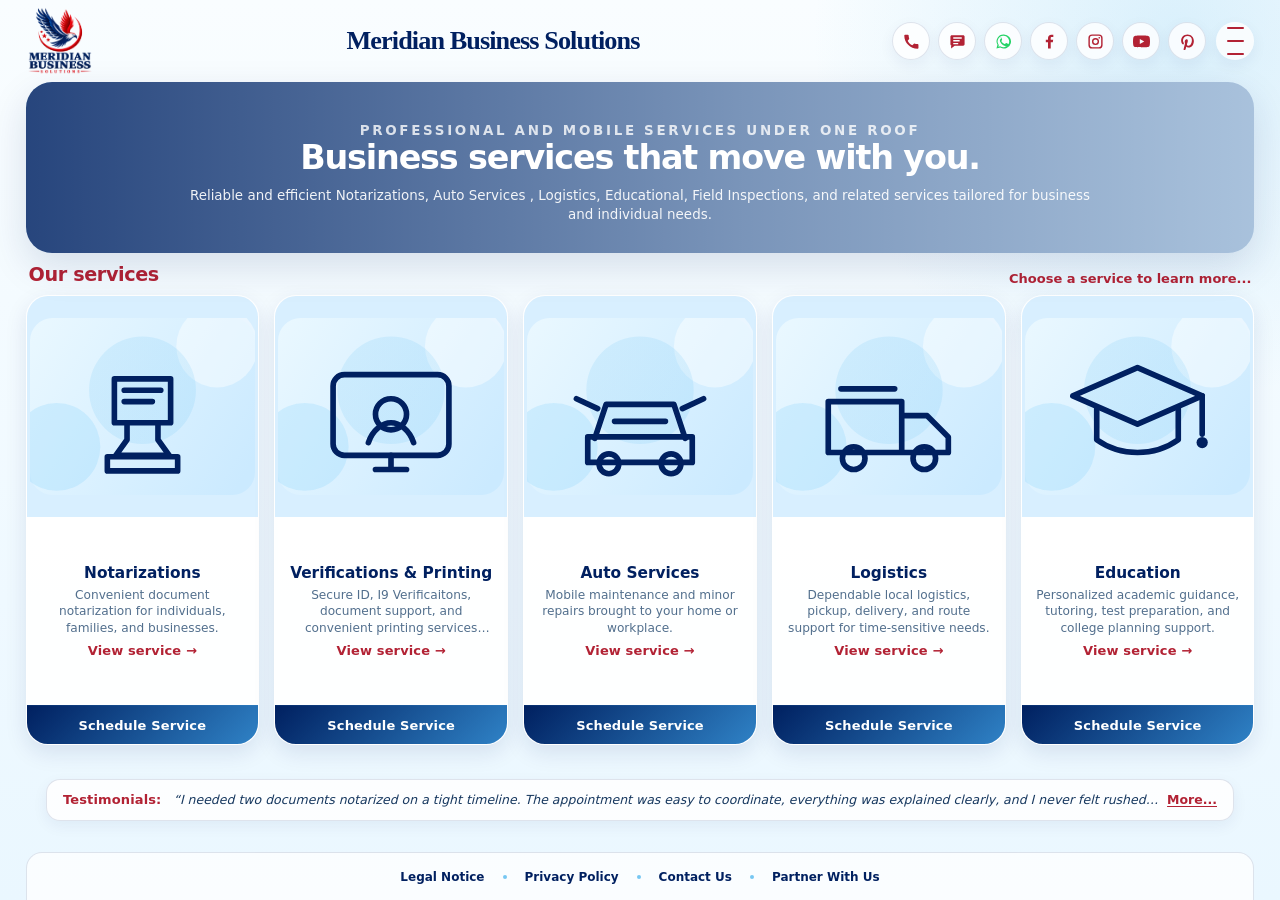
<file: index.html>
<!DOCTYPE html>

<html lang="en">

<head>
    <meta charset="utf-8" />
    <meta content="width=device-width,initial-scale=1" name="viewport" />
    <meta content="Reliable and efficient notary, remote notary, mobile mechanic, logistics, educational counseling, field inspection, and related services tailored for business and individual needs." name="description" />
    <title>Home | Meridian Business Solutions</title>
    <link href="assets/logo.png" rel="icon" type="image/svg+xml" />
    <link href="css/styles.css" rel="stylesheet" />
    <script type="application/ld+json" data-meridian-schema>
        { "@context": "https://schema.org", "@graph": [ { "@type": "LocalBusiness", "@id": "https://meridianbizsolutions.com/#business", "name": "Meridian Business Solutions", "url": "https://meridianbizsolutions.com/", "logo": "https://meridianbizsolutions.com/assets/logo.png",
        "image": "https://meridianbizsolutions.com/assets/logo.png", "telephone": "+1-703-634-3365", "email": "info@meridianbizsolutions.com", "description": "Professional mobile and remote business services including notary, remote online notary and
        printing, mobile auto services, logistics and field inspections, and educational counseling.", "areaServed": { "@type": "AdministrativeArea", "name": "Northern Virginia", "containedInPlace": { "@type": "State", "name": "Virginia" } }, "contactPoint":
        { "@type": "ContactPoint", "telephone": "+1-703-634-3365", "email": "info@meridianbizsolutions.com", "contactType": "customer service", "areaServed": "Northern Virginia", "availableLanguage": "English" }, "hasOfferCatalog": { "@type": "OfferCatalog",
        "name": "Meridian Business Solutions Services", "itemListElement": [ { "@type": "Offer", "itemOffered": { "@type": "Service", "name": "Notary Services", "url": "https://meridianbizsolutions.com/notary.html" } }, { "@type": "Offer", "itemOffered":
        { "@type": "Service", "name": "Verificaitons and Printing", "url": "https://meridianbizsolutions.com/RON.html" } }, { "@type": "Offer", "itemOffered": { "@type": "Service", "name": "Mobile Auto Services", "url": "https://meridianbizsolutions.com/auto.html"
        } }, { "@type": "Offer", "itemOffered": { "@type": "Service", "name": "Logistics and Field Inspections", "url": "https://meridianbizsolutions.com/logistics.html" } }, { "@type": "Offer", "itemOffered": { "@type": "Service", "name": "Educational
        Counseling", "url": "https://meridianbizsolutions.com/education.html" } } ] } }, { "@type": "WebSite", "@id": "https://meridianbizsolutions.com/#website", "url": "https://meridianbizsolutions.com/", "name": "Meridian Business Solutions", "publisher":
        { "@id": "https://meridianbizsolutions.com/#business" } } ] }
    </script>
</head>

<body class="app-page home-page">
    <div class="site-shell">
        <header class="site-header">
            <a aria-label="Meridian Business Solutions home" class="brand" href="index.html">
                <img alt="Meridian Business Solutions logo" height="160" src="assets/logo.png" width="160" />
            </a>
            <a class="brand-name" href="index.html">Meridian Business Solutions</a>
            <div class="header-actions">

                <a aria-label="Call Meridian Business Solutions" class="social-link contact-link" href="tel:+17036343365" title="Call (703) 634-3365">
                    <svg aria-hidden="true" viewBox="0 0 24 24">
                        <path d="M6.6 10.8c1.7 3.3 3.3 4.9 6.6 6.6l2.2-2.2c.3-.3.8-.4 1.2-.2 1.3.4 2.6.7 4 .7.7 0 1.2.5 1.2 1.2V21c0 .7-.5 1.2-1.2 1.2C10.2 22.2 1.8 13.8 1.8 3.5c0-.7.5-1.2 1.2-1.2h3.8c.7 0 1.2.5 1.2 1.2 0 1.4.2 2.7.7 4 .1.4 0 .9-.3 1.2l-1.8 2.1z"></path>
                    </svg>
                </a>
                <a aria-label="Text Meridian Business Solutions" class="social-link contact-link" href="sms:+17036343365" title="Text (703) 634-3365">
                    <svg aria-hidden="true" viewBox="0 0 24 24">
                        <path d="M4 3h16c1.1 0 2 .9 2 2v11c0 1.1-.9 2-2 2H8l-5 4v-4H4c-1.1 0-2-.9-2-2V5c0-1.1.9-2 2-2zm2 5h12V6H6v2zm0 4h9v-2H6v2zm0 4h7v-2H6v2z"></path>
                    </svg>
                </a>
                <a aria-label="WhatsApp Meridian Business Solutions" class="social-link contact-link" href="https://wa.me/17036343365" rel="noopener noreferrer" target="_blank" title="Message Meridian on WhatsApp">
                    <svg aria-hidden="true" viewBox="0 0 24 24">
                        <path d="M12 2a9.8 9.8 0 00-8.5 14.7L2 22l5.5-1.4A10 10 0 1012 2zm0 2a8 8 0 016.8 12.2A8 8 0 017.8 19l-.4-.2-2.7.7.7-2.6-.3-.4A8 8 0 0112 4zm-3.4 3.9c-.2 0-.5.1-.7.4-.3.3-1 1-1 2.4s1 2.8 1.2 3c.1.2 2 3.1 5 4.2 2.4 1 2.9.8 3.5.7.5-.1 1.8-.7 2-1.5.3-.8.3-1.4.2-1.5-.1-.2-.3-.3-.7-.5l-2.1-1c-.3-.1-.6-.2-.8.2l-1 1.2c-.2.2-.4.2-.7.1-1-.4-1.9-1-2.7-1.7-.7-.7-1.3-1.5-1.7-2.4-.2-.4 0-.6.1-.7l.5-.6.3-.6c.1-.2.1-.4 0-.6l-1-2.3c-.1-.5-.4-.8-.7-.8h-.4z"></path>
                    </svg>
                </a>
                <a aria-label="Facebook" class="social-link" data-social="facebook" href="#" title="Facebook link coming soon">
                    <svg aria-hidden="true" viewbox="0 0 24 24">
                        <path d="M13.7 22v-9h3l.5-3.5h-3.5V7.3c0-1 .3-1.8 1.8-1.8h1.9V2.4c-.3 0-1.5-.1-2.8-.1-2.8 0-4.7 1.7-4.7 4.8v2.4H6.8V13h3.1v9h3.8z"></path>
                    </svg>
                </a>
                <a aria-label="Instagram" class="social-link" data-social="instagram" href="#" title="Instagram link coming soon">
                    <svg aria-hidden="true" viewbox="0 0 24 24">
                        <path d="M7.2 2h9.6A5.2 5.2 0 0122 7.2v9.6a5.2 5.2 0 01-5.2 5.2H7.2A5.2 5.2 0 012 16.8V7.2A5.2 5.2 0 017.2 2zm-.2 2A3 3 0 004 7v10a3 3 0 003 3h10a3 3 0 003-3V7a3 3 0 00-3-3H7zm10.3 1.5a1.2 1.2 0 110 2.4 1.2 1.2 0 010-2.4zM12 7a5 5 0 110 10 5 5 0 010-10zm0 2a3 3 0 100 6 3 3 0 000-6z"></path>
                    </svg>
                </a>
                <a aria-label="YouTube" class="social-link" data-social="youtube" href="#" title="YouTube link coming soon">
                    <svg aria-hidden="true" viewbox="0 0 24 24">
                        <path d="M23.5 6.2a3 3 0 00-2.1-2.1C19.5 3.6 12 3.6 12 3.6s-7.5 0-9.4.5A3 3 0 00.5 6.2 31 31 0 000 12a31 31 0 00.5 5.8 3 3 0 002.1 2.1c1.9.5 9.4.5 9.4.5s7.5 0 9.4-.5a3 3 0 002.1-2.1A31 31 0 0024 12a31 31 0 00-.5-5.8zM9.6 15.6V8.4l6.3 3.6-6.3 3.6z"></path>
                    </svg>
                </a>
                <a aria-label="Pinterest" class="social-link" data-social="pinterest" href="#" title="Pinterest link coming soon">
                    <svg aria-hidden="true" viewbox="0 0 24 24">
                        <path d="M12 2C6.5 2 3 6 3 10.7c0 3.5 1.9 5.5 3.1 5.5.5 0 .8-1.4.8-1.8 0-.5-1.3-1.6-1.3-3.8 0-3.7 2.8-6.3 6.5-6.3 3.5 0 6.1 2 6.1 5.7 0 2.8-1.1 8.1-4.8 8.1-1.3 0-2.5-1-2.1-2.4.4-1.7 1.2-3.6 1.2-4.9 0-1.1-.6-2.1-1.8-2.1-1.4 0-2.6 1.5-2.6 3.5 0 1.3.4 2.1.4 2.1l-1.7 7.1c-.5 2.1-.1 4.7 0 5 .1.2.2.2.3.1.2-.2 1.8-2.2 2.4-4.2.2-.6.9-3.4.9-3.4.5.9 1.8 1.7 3.3 1.7 4.3 0 7.3-3.9 7.3-9.2C21 6 17.2 2 12 2z"></path>
                    </svg>
                </a>
                <button aria-expanded="false" aria-label="Open navigation menu" class="menu-button" type="button"><span></span></button>
                <nav aria-label="Main navigation" class="nav-panel"><a aria-current="page" href="index.html">Home</a><a href="notary.html">Notary</a><a href="RON.html">Remote Notary &amp; Printing</a><a href="auto.html">Auto Services</a><a href="logistics.html">Logistics</a><a href="education.html">Educational Counseling</a></nav>
            </div>
        </header>
        <main class="main-content">
            <section class="hero"><!--<img alt="" src="assets/home-banner.svg" />-->
                <div class="hero-content">
                    <p class="eyebrow">Professional and mobile services under one roof</p>
                    <h1>Business services that move with you.</h1>
                    <p>Reliable and efficient Notarizations, Auto Services , Logistics, Educational, Field Inspections, and related services tailored for business and individual needs.</p>
                </div>
            </section>
            <section class="services-section" id="services">
                <div class="section-head">
                    <h2>Our services</h2>
                    <p>Choose a service to learn more...</p>
                </div>
                <div class="cards-grid">

                    <article class="service-card home-card">
                        <a aria-label="View Notary services" class="card-main" href="notary.html">
                            <div class="card-image"><img alt="" loading="eager" src="assets/notary-card.svg" /></div> 

                          <!----  <div class="card-image"><img alt="" loading="eager" src="assets/trust-notary-left.svg" /></div>-->

                            <div class="card-content">
                                <h3>Notarizations</h3>
                                <p>Convenient document notarization for individuals, families, and businesses.</p><span class="card-action">View service →</span></div>
                        </a>
                        <button class="schedule-button" data-schedule-service="Notary" type="button">Schedule Service</button>
                    </article>

                    <article class="service-card home-card">
                        <a aria-label="View Remote Notary and Printing services" class="card-main" href="RON.html">
                            <div class="card-image"><img alt="" loading="eager" src="assets/remote-notary-card.svg" /></div>
                            <div class="card-content">
                                <h3>Verifications &amp; Printing</h3>
                                <p>Secure ID, I9 Verificaitons, document support, and convenient printing services tailored to your needs.</p><span class="card-action">View service →</span></div>
                        </a>
                        <button class="schedule-button" data-schedule-service="Verifications &amp; Printing" type="button">Schedule Service</button>
                    </article>

                    <article class="service-card home-card">
                        <a aria-label="View Auto Services services" class="card-main" href="auto.html">
                            <div class="card-image"><img alt="" loading="eager" src="assets/auto-services-card.svg" /></div>
                            <div class="card-content">
                                <h3>Auto Services</h3>
                                <p>Mobile maintenance and minor repairs brought to your home or workplace.</p><span class="card-action">View service →</span></div>
                        </a>
                        <button class="schedule-button" data-schedule-service="Auto Services" type="button">Schedule Service</button>
                    </article>

                    <article class="service-card home-card">
                        <a aria-label="View Logistics services" class="card-main" href="logistics.html">
                            <div class="card-image"><img alt="" loading="eager" src="assets/logistics-card.svg" /></div>
                            <div class="card-content">
                                <h3>Logistics</h3>
                                <p>Dependable local logistics, pickup, delivery, and route support for time-sensitive needs.</p><span class="card-action">View service →</span></div>
                        </a>
                        <button class="schedule-button" data-schedule-service="Logistics" type="button">Schedule Service</button>
                    </article>

                    <!-- Start Education Card -->
                    <article class="service-card home-card">
                        <a aria-label="View Educational Counseling services" class="card-main" href="education.html">
                            <div class="card-image"><img alt="" loading="eager" src="assets/educational-counseling-card.svg" /></div>
                            <div class="card-content">
                                <h3>Education</h3>
                                <p>Personalized academic guidance, tutoring, test preparation, and college planning support.</p><span class="card-action">View service →</span></div>
                        </a>
                        <button class="schedule-button" data-schedule-service="Educational Counseling" type="button">Schedule Service</button>
                    </article>
                    <!--End education card -->
                </div>
            </section>
            <section aria-label="Testimonials" class="testimonials-strip">
                <h2>Testimonials:</h2>
                <div aria-live="off" class="testimonial-ticker"><span class="testimonial-ticker-text" data-testimonial-ticker="">Friendly, professional service with clear communication from start to finish.</span><a class="testimonial-more" data-testimonials-open="" href="#testimonials">More...</a></div>
            </section>
        </main>
        <footer aria-label="Website information" class="site-footer">
            <button class="footer-link" data-info-modal="legal" type="button">Legal Notice</button>
            <span aria-hidden="true"></span>
            <button class="footer-link" data-info-modal="privacy" type="button">Privacy Policy</button>
            <span aria-hidden="true"></span>
            <button class="footer-link" data-info-modal="contact" type="button">Contact Us</button>
            <span aria-hidden="true"></span>
            <button class="footer-link" data-partner-modal="" type="button">Partner With Us</button>
        </footer>
    </div>
    <div aria-hidden="true" class="modal-backdrop" id="service-modal">
        <section aria-labelledby="service-modal-title" aria-modal="true" class="modal service-detail-modal" role="dialog">
            <div class="modal-top">
                <button aria-label="Close details" class="modal-close" type="button">×</button>
                <h2 data-modal-title="" id="service-modal-title">Service information</h2>
                <p data-modal-subtitle="">Meridian Business Solutions</p>
            </div>
            <div class="modal-body">
                <p data-modal-description=""></p>
                <ul data-modal-list=""></ul>
                <div class="modal-note">Service availability, pricing, and requirements will be confirmed before your appointment.</div>
            </div>
        </section>
    </div>
    <div aria-hidden="true" class="modal-backdrop" id="info-modal">
        <section aria-labelledby="info-modal-title" aria-modal="true" class="modal info-modal" role="dialog">
            <div class="modal-top">
                <button aria-label="Close information" class="modal-close" type="button">×</button>
                <h2 data-info-title="" id="info-modal-title">Website information</h2>
                <p data-info-subtitle="">Meridian Business Solutions</p>
            </div>
            <div class="modal-body info-modal-content" data-info-content=""></div>
        </section>
    </div>
    <div aria-hidden="true" class="modal-backdrop" id="schedule-modal">
        <section aria-labelledby="schedule-modal-title" aria-modal="true" class="modal schedule-modal" role="dialog">
            <div class="modal-top">
                <button aria-label="Close scheduling form" class="modal-close" type="button">×</button>
                <h2 id="schedule-modal-title">Schedule Service</h2>
                <p>Tell us what you need, and we’ll be in touch.</p>
            </div>
            <div class="modal-body">
                <form class="schedule-form" id="schedule-form">
                    <div class="form-grid">
                        <label class="form-field form-field-full"><span class="field-label">Service</span>
                            <input id="schedule-service" name="service" readonly="" type="text" />
                        </label>
                        <label class="form-field"><span class="field-label">Full name <span aria-hidden="true" class="required-mark">*</span></span>
                            <input autocomplete="name" name="name" required="" type="text" />
                        </label>
                        <label class="form-field"><span class="field-label">Email address <span aria-hidden="true" class="required-mark">*</span></span>
                            <input autocomplete="email" name="email" required="" type="email" />
                        </label>
                        <label class="form-field"><span class="field-label">Phone number</span>
                            <input autocomplete="tel" name="phone" type="tel" />
                        </label>
                        <label class="form-field"><span class="field-label">Preferred date</span>
                            <input name="date" type="date" />
                        </label>
                        <label class="form-field"><span class="field-label">Preferred time</span>
                            <select name="time">
                                <option value="Flexible">Flexible</option>
                                <option value="Morning">Morning</option>
                                <option value="Afternoon">Afternoon</option>
                                <option value="Evening">Evening</option>
                            </select>
                        </label>
                        <label class="form-field"><span class="field-label">Service location</span>
                            <input autocomplete="street-address" name="location" placeholder="City or service address" type="text" />
                        </label>
                        <label class="form-field form-field-full"><span class="field-label">Request details <span aria-hidden="true" class="required-mark">*</span></span>
                            <textarea name="details" placeholder="Describe the document, delivery, vehicle, printing job, or other service need." required=""
                            rows="4"></textarea>
                        </label>
                    </div>
                    <button class="form-submit" type="submit">Send Request</button>
                    <p aria-live="polite" class="form-status" data-form-status=""></p>
                </form>
            </div>
        </section>
    </div>
    <div aria-hidden="true" class="modal-backdrop" id="partner-modal">
        <section aria-labelledby="partner-modal-title" aria-modal="true" class="modal schedule-modal partner-modal" role="dialog">
            <div class="modal-top">
                <button aria-label="Close partnership form" class="modal-close" type="button">×</button>
                <h2 id="partner-modal-title">Partner With Us</h2>
                <p>Partner with us, and let’s help one another grow.</p>
            </div>
            <div class="modal-body">
                <form class="schedule-form" id="partner-form">
                    <div class="form-grid">
                        <label class="form-field"><span class="field-label">Full name <span aria-hidden="true" class="required-mark">*</span></span>
                            <input autocomplete="name" name="name" required="" type="text" />
                        </label>
                        <label class="form-field"><span class="field-label">Email address <span aria-hidden="true" class="required-mark">*</span></span>
                            <input autocomplete="email" name="email" required="" type="email" />
                        </label>
                        <label class="form-field form-field-full"><span class="field-label">Phone number</span>
                            <input autocomplete="tel" name="phone" type="tel" />
                        </label>
                        <label class="form-field form-field-full"><span class="field-label">Details <span aria-hidden="true" class="required-mark">*</span></span>
                            <textarea name="details" placeholder="Tell us about your organization, services, and partnership idea." required="" rows="6"></textarea>
                        </label>
                    </div>
                    <button class="form-submit" type="submit">Send Request</button>
                    <p aria-live="polite" class="form-status" data-partner-status=""></p>
                </form>
            </div>
        </section>
    </div>
    <div aria-hidden="true" class="modal-backdrop" id="testimonials-modal">
        <section aria-labelledby="testimonials-modal-title" aria-modal="true" class="modal testimonials-modal" role="dialog">
            <div class="modal-top">
                <button aria-label="Close testimonials" class="modal-close" type="button">×</button>
                <h2 id="testimonials-modal-title">Testimonials</h2>
                <p>What clients value about working with Meridian Business Solutions.</p>
            </div>
            <div class="testimonials-modal-body">
                <div aria-label="Testimonial categories" class="testimonial-tabs" data-testimonial-tabs="" role="tablist"></div>
                <div class="testimonial-panel" data-testimonial-panel=""></div>
            </div>
        </section>
    </div>
    <script src="js/app.js"></script>
    <script src="js/testimonials.js"></script>
</body>

</html>
</file>
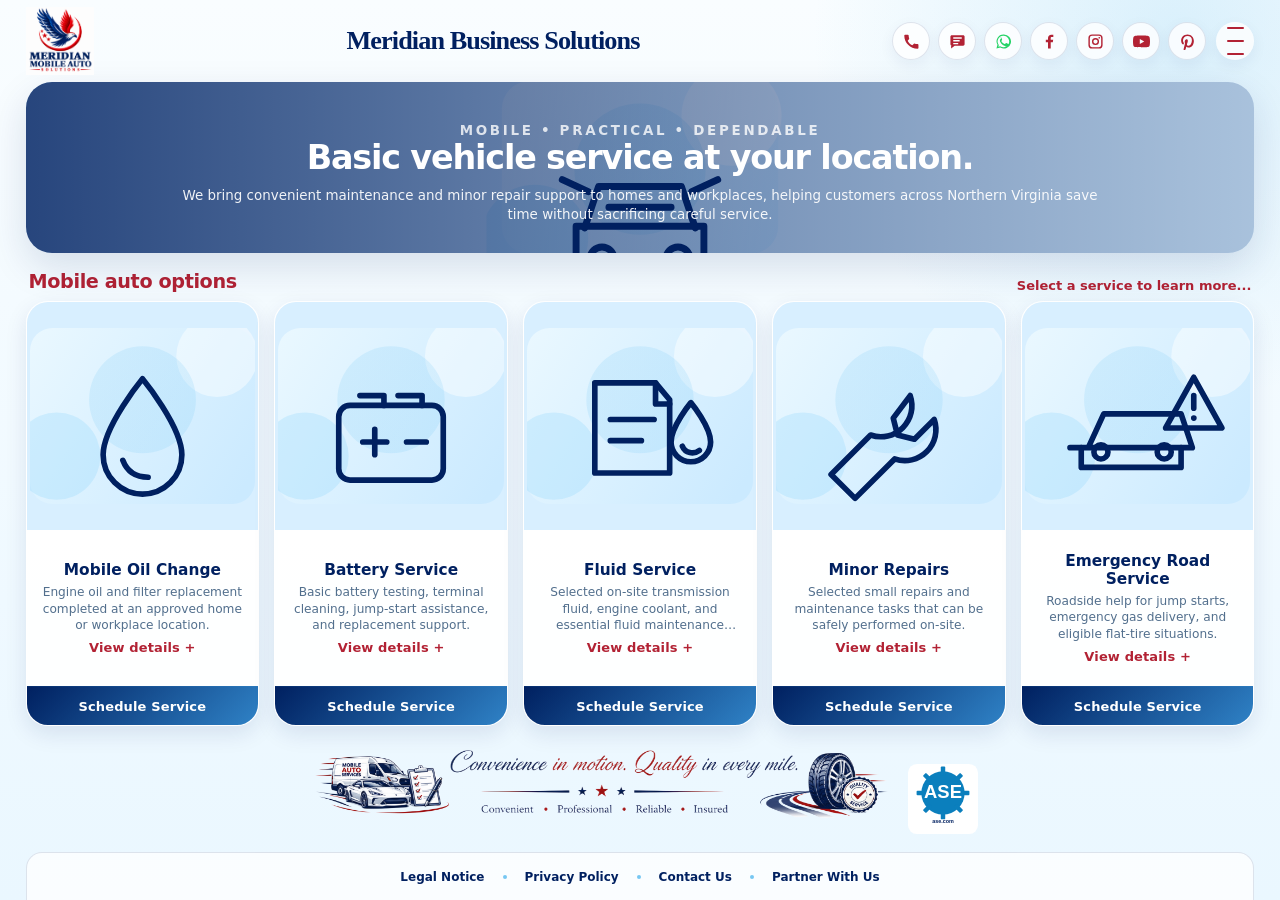
<file: auto.html>
<!DOCTYPE html>

<html lang="en">

<head>
    <meta charset="utf-8" />
    <meta content="width=device-width,initial-scale=1" name="viewport" />
    <meta content="Convenient mobile maintenance and minor repair support for customers across Northern Virginia." name="description" />
    <title>Auto Services | Meridian Business Solutions</title>
    <link href="assets/auto-logo.png" rel="icon" type="image/svg+xml" />
    <link href="css/styles.css" rel="stylesheet" />
    <script data-meridian-schema="" type="application/ld+json">
        { "@context": "https://schema.org", "@graph": [ { "@type": "LocalBusiness", "@id": "https://meridianbizsolutions.com/#business", "name": "Meridian Business Solutions", "url": "https://meridianbizsolutions.com/", "logo": "https://meridianbizsolutions.com/assets/logo.png",
        "image": "https://meridianbizsolutions.com/assets/logo.png", "telephone": "+1-703-634-3365", "email": "info@meridianbizsolutions.com", "description": "Professional mobile and remote business services including notary, remote online notary and
        printing, mobile auto services, logistics and field inspections, and educational counseling.", "areaServed": { "@type": "AdministrativeArea", "name": "Northern Virginia", "containedInPlace": { "@type": "State", "name": "Virginia" } }, "contactPoint":
        { "@type": "ContactPoint", "telephone": "+1-703-634-3365", "email": "info@meridianbizsolutions.com", "contactType": "customer service", "areaServed": "Northern Virginia", "availableLanguage": "English" } }, { "@type": "Service", "@id": "https://meridianbizsolutions.com/auto.html#service",
        "name": "Mobile Auto Services", "serviceType": "Mobile Oil Change and Minor Auto Services", "url": "https://meridianbizsolutions.com/auto.html", "description": "Mobile auto services including full synthetic oil changes, fluid service, battery
        testing and replacement, minor repairs, and emergency road service.", "provider": { "@id": "https://meridianbizsolutions.com/#business" }, "areaServed": "Northern Virginia" } ] }
    </script>
</head>

<body class="app-page service-page credential-page">
    <div class="site-shell">
        <header class="site-header">
            <a aria-label="Meridian Business Solutions home" class="brand" href="index.html">
                <img alt="Meridian Business Solutions logo" height="160" src="assets/auto-logo.png" width="160" />
            </a>
            <a class="brand-name" href="index.html">Meridian Business Solutions</a>
            <div class="header-actions">
                <a aria-label="Call Meridian Business Solutions" class="social-link contact-link" href="tel:+17036343365" title="Call (703) 634-3365">
                    <svg aria-hidden="true" viewbox="0 0 24 24">
                        <path d="M6.6 10.8c1.7 3.3 3.3 4.9 6.6 6.6l2.2-2.2c.3-.3.8-.4 1.2-.2 1.3.4 2.6.7 4 .7.7 0 1.2.5 1.2 1.2V21c0 .7-.5 1.2-1.2 1.2C10.2 22.2 1.8 13.8 1.8 3.5c0-.7.5-1.2 1.2-1.2h3.8c.7 0 1.2.5 1.2 1.2 0 1.4.2 2.7.7 4 .1.4 0 .9-.3 1.2l-1.8 2.1z"></path>
                    </svg>
                </a>
                <a aria-label="Text Meridian Business Solutions" class="social-link contact-link" href="sms:+17036343365" title="Text (703) 634-3365">
                    <svg aria-hidden="true" viewbox="0 0 24 24">
                        <path d="M4 3h16c1.1 0 2 .9 2 2v11c0 1.1-.9 2-2 2H8l-5 4v-4H4c-1.1 0-2-.9-2-2V5c0-1.1.9-2 2-2zm2 5h12V6H6v2zm0 4h9v-2H6v2zm0 4h7v-2H6v2z"></path>
                    </svg>
                </a>
                <a aria-label="WhatsApp Meridian Business Solutions" class="social-link contact-link" href="https://wa.me/17036343365" rel="noopener noreferrer" target="_blank" title="Message Meridian on WhatsApp">
                    <svg aria-hidden="true" viewbox="0 0 24 24">
                        <path d="M12 2a9.8 9.8 0 00-8.5 14.7L2 22l5.5-1.4A10 10 0 1012 2zm0 2a8 8 0 016.8 12.2A8 8 0 017.8 19l-.4-.2-2.7.7.7-2.6-.3-.4A8 8 0 0112 4zm-3.4 3.9c-.2 0-.5.1-.7.4-.3.3-1 1-1 2.4s1 2.8 1.2 3c.1.2 2 3.1 5 4.2 2.4 1 2.9.8 3.5.7.5-.1 1.8-.7 2-1.5.3-.8.3-1.4.2-1.5-.1-.2-.3-.3-.7-.5l-2.1-1c-.3-.1-.6-.2-.8.2l-1 1.2c-.2.2-.4.2-.7.1-1-.4-1.9-1-2.7-1.7-.7-.7-1.3-1.5-1.7-2.4-.2-.4 0-.6.1-.7l.5-.6.3-.6c.1-.2.1-.4 0-.6l-1-2.3c-.1-.5-.4-.8-.7-.8h-.4z"></path>
                    </svg>
                </a>
                <a aria-label="Facebook" class="social-link" data-social="facebook" href="#" title="Facebook link coming soon">
                    <svg aria-hidden="true" viewbox="0 0 24 24">
                        <path d="M13.7 22v-9h3l.5-3.5h-3.5V7.3c0-1 .3-1.8 1.8-1.8h1.9V2.4c-.3 0-1.5-.1-2.8-.1-2.8 0-4.7 1.7-4.7 4.8v2.4H6.8V13h3.1v9h3.8z"></path>
                    </svg>
                </a>
                <a aria-label="Instagram" class="social-link" data-social="instagram" href="#" title="Instagram link coming soon">
                    <svg aria-hidden="true" viewbox="0 0 24 24">
                        <path d="M7.2 2h9.6A5.2 5.2 0 0122 7.2v9.6a5.2 5.2 0 01-5.2 5.2H7.2A5.2 5.2 0 012 16.8V7.2A5.2 5.2 0 017.2 2zm-.2 2A3 3 0 004 7v10a3 3 0 003 3h10a3 3 0 003-3V7a3 3 0 00-3-3H7zm10.3 1.5a1.2 1.2 0 110 2.4 1.2 1.2 0 010-2.4zM12 7a5 5 0 110 10 5 5 0 010-10zm0 2a3 3 0 100 6 3 3 0 000-6z"></path>
                    </svg>
                </a>
                <a aria-label="YouTube" class="social-link" data-social="youtube" href="#" title="YouTube link coming soon">
                    <svg aria-hidden="true" viewbox="0 0 24 24">
                        <path d="M23.5 6.2a3 3 0 00-2.1-2.1C19.5 3.6 12 3.6 12 3.6s-7.5 0-9.4.5A3 3 0 00.5 6.2 31 31 0 000 12a31 31 0 00.5 5.8 3 3 0 002.1 2.1c1.9.5 9.4.5 9.4.5s7.5 0 9.4-.5a3 3 0 002.1-2.1A31 31 0 0024 12a31 31 0 00-.5-5.8zM9.6 15.6V8.4l6.3 3.6-6.3 3.6z"></path>
                    </svg>
                </a>
                <a aria-label="Pinterest" class="social-link" data-social="pinterest" href="#" title="Pinterest link coming soon">
                    <svg aria-hidden="true" viewbox="0 0 24 24">
                        <path d="M12 2C6.5 2 3 6 3 10.7c0 3.5 1.9 5.5 3.1 5.5.5 0 .8-1.4.8-1.8 0-.5-1.3-1.6-1.3-3.8 0-3.7 2.8-6.3 6.5-6.3 3.5 0 6.1 2 6.1 5.7 0 2.8-1.1 8.1-4.8 8.1-1.3 0-2.5-1-2.1-2.4.4-1.7 1.2-3.6 1.2-4.9 0-1.1-.6-2.1-1.8-2.1-1.4 0-2.6 1.5-2.6 3.5 0 1.3.4 2.1.4 2.1l-1.7 7.1c-.5 2.1-.1 4.7 0 5 .1.2.2.2.3.1.2-.2 1.8-2.2 2.4-4.2.2-.6.9-3.4.9-3.4.5.9 1.8 1.7 3.3 1.7 4.3 0 7.3-3.9 7.3-9.2C21 6 17.2 2 12 2z"></path>
                    </svg>
                </a>
                <button aria-expanded="false" aria-label="Open navigation menu" class="menu-button" type="button"><span></span></button>
                <nav aria-label="Main navigation" class="nav-panel"><a href="index.html">Home</a><a href="notary.html">Notary</a><a href="RON.html">Remote Notary &amp; Printing</a><a aria-current="page" href="auto.html">Auto Services</a><a href="logistics.html">Logistics</a><a href="education.html">Educational Counseling</a></nav>
            </div>
        </header>
        <main class="main-content">
            <section class="hero"><img alt="" src="assets/auto-services-banner.svg" />
                <div class="hero-content">
                    <p class="eyebrow">Mobile • Practical • Dependable</p>
                    <h1>Basic vehicle service at your location.</h1>
                    <p>We bring convenient maintenance and minor repair support to homes and workplaces, helping customers across Northern Virginia save time without sacrificing careful service.</p>
                </div>
            </section>
            <section class="services-section" id="services">
                <div class="section-head">
                    <h2>Mobile auto options</h2>
                    <p>Select a service to learn more...</p>
                </div>
                <div class="cards-grid">
                    <article class="service-card" data-description="Full-synthetic mobile oil service with premium filtration and straightforward package pricing for eligible domestic, Asian, and European vehicles." data-points="Complimentary fluid top-offs where applicable, battery-terminal cleaning, a 25-point courtesy inspection, tire-pressure adjustment, and more|Straightforward package pricing with no separate tax, oil-disposal fee, or additional-quart charge|Active-duty and retired military members and first responders receive 10% off|Correct oil specification, viscosity, and filter fitment are confirmed before the appointment|Complimentary engine or cabin air-filter installation while we are servicing your vehicle; provide the filter, or we can purchase a premium replacement on your behalf and provide the receipt"
                    data-popup-card="" data-subtitle="Premium full-synthetic service at your location" data-title="Mobile Oil Change" role="button" tabindex="0">
                        <div class="card-image"><img alt="" loading="eager" src="assets/oil-change.svg" /></div>
                        <div class="card-content">
                            <h3>Mobile Oil Change</h3>
                            <p>Engine oil and filter replacement completed at an approved home or workplace location.</p><span class="card-action">View details +</span></div>
                        <button class="schedule-button" data-schedule-service="Auto Services - Mobile Oil Change"
                        type="button">Schedule Service</button>
                    </article>
                    <article class="service-card" data-description="We provide practical battery-related services to help diagnose common no-start concerns and replace eligible batteries at your location." data-points="Battery testing and replacement services are available for eligible vehicles; call us for fitment, availability, and pricing details|A full electrical diagnosis may require a repair facility|Replacement battery cost is separate unless quoted otherwise|Vehicle details, requested work, and a safe service location are confirmed before dispatch|Final pricing depends on parts, access, vehicle condition, and the approved scope of work"
                    data-popup-card="" data-subtitle="Starting and charging support" data-title="Battery Service" role="button" tabindex="0">
                        <div class="card-image"><img alt="" loading="eager" src="assets/battery-service.svg" /></div>
                        <div class="card-content">
                            <h3>Battery Service</h3>
                            <p>Basic battery testing, terminal cleaning, jump-start assistance, and replacement support.</p><span class="card-action">View details +</span></div>
                        <button class="schedule-button" data-schedule-service="Auto Services - Battery Service"
                        type="button">Schedule Service</button>
                    </article>
                    <article class="service-card" data-description="On-site fluid support may include level checks and selected maintenance for transmission fluid, engine coolant, and other accessible vehicle fluids." data-points="Transmission fluid level or condition checks when the vehicle design allows|Engine coolant level checks and eligible coolant top-off or service support|Fluid type and manufacturer specifications are confirmed before service|Leaks, contamination, overheating, or warning lights may require a repair facility|Parts, fluids, disposal, location safety, and service pricing are confirmed in advance"
                    data-popup-card="" data-subtitle="Essential vehicle fluid support" data-title="Fluid Service" role="button" tabindex="0">
                        <div class="card-image"><img alt="" loading="eager" src="assets/fluid-service.svg" /></div>
                        <div class="card-content">
                            <h3>Fluid Service</h3>
                            <p>Selected on-site transmission fluid, engine coolant, and essential fluid maintenance support.</p><span class="card-action">View details +</span></div>
                        <button class="schedule-button" data-schedule-service="Auto Services - Fluid Service"
                        type="button">Schedule Service</button>
                    </article>
                    <article class="service-card" data-description="Available work may include wiper replacement, bulbs, filters, minor trim, and other straightforward services after a vehicle-specific review." data-points="Service availability depends on vehicle design and work location|Parts and labor are quoted before the appointment|Major mechanical, safety-critical, or warranty work is referred out|Vehicle details, requested work, and a safe service location are confirmed before dispatch|Final pricing depends on parts, access, vehicle condition, and the approved scope of work"
                    data-popup-card="" data-subtitle="Practical mobile repair support" data-title="Minor Repairs" role="button" tabindex="0">
                        <div class="card-image"><img alt="" loading="eager" src="assets/minor-repairs.svg" /></div>
                        <div class="card-content">
                            <h3>Minor Repairs</h3>
                            <p>Selected small repairs and maintenance tasks that can be safely performed on-site.</p><span class="card-action">View details +</span></div>
                        <button class="schedule-button" data-schedule-service="Auto Services - Minor Repairs"
                        type="button">Schedule Service</button>
                    </article>
                    <article class="service-card" data-description="We provide limited roadside assistance for common situations such as a dead battery, an empty fuel tank, or a flat tire when conditions allow safe on-site service." data-points="Jump-start assistance for accessible vehicles with a serviceable battery system|Emergency gas delivery with fuel quantity and cost confirmed before dispatch|Flat-tire assistance when a safe location, usable spare, and proper equipment are available|Unsafe locations, damaged wheels, mechanical failures, or missing spares may require towing|Dispatch area, arrival estimate, service limitations, and pricing are confirmed by phone"
                    data-popup-card="" data-subtitle="Basic roadside help when you need it" data-title="Emergency Road Service" role="button" tabindex="0">
                        <div class="card-image"><img alt="" loading="eager" src="assets/emergency-road-service.svg" /></div>
                        <div class="card-content">
                            <h3>Emergency Road Service</h3>
                            <p>Roadside help for jump starts, emergency gas delivery, and eligible flat-tire situations.</p><span class="card-action">View details +</span></div>
                        <button class="schedule-button" data-schedule-service="Auto Services - Emergency Road Service"
                        type="button">Schedule Service</button>
                    </article>
                </div>

<!-- Commenting for now
                <div aria-label="Auto service standards" class="service-trust-line service-signature custom-trust-signature auto-trust">
                    <div class="trust-title-row"><img alt="Mobile auto service illustration" class="trust-side-image trust-side-image-left" loading="eager" src="assets/trust-auto-left.png" />
                        <div class="trust-title-center">
                            <div class="trust-script"><span class="script-navy">Convenience</span><span class="script-red">in motion.</span><span class="script-red">Quality</span><span class="script-navy">in every mile.</span></div>
                            <div aria-hidden="true" class="trust-ornament"><span></span><b>★ ★ ★</b><span></span></div>
                            <div class="trust-values">Convenient<i>•</i> Professional<i>•</i> Reliable<i>•</i> Insured</div>
                        </div><img alt="Quality tire service illustration" class="trust-side-image trust-side-image-right" loading="eager" src="assets/trust-auto-right.png" /></div>
                </div>
End Comment-->

<div style="text-align: center;">
     
     <img src="assets/auto_slogan.png"  width="600" height="100" >
                  <a class="credential-link" href="https://www.ase.com/" rel="noopener noreferrer" target="_blank" title="Visit ASE.com">
                        <img alt="ASE automotive service excellence" height="70" src="assets/ase-badge.svg" width="70" />
                    </a>
        
     
</div>

<!-- Commenting for now

                <section aria-label="Automotive professional reference" class="credential-strip">
                    <a class="credential-link" href="https://www.ase.com/" rel="noopener noreferrer" target="_blank" title="Visit ASE.com">
                        <img alt="ASE automotive service excellence" height="160" src="assets/ase-badge.svg" width="160" />
                    </a>
                </section>
End commenting -->
            </section>
        </main>
        <footer aria-label="Website information" class="site-footer">
            <button class="footer-link" data-info-modal="legal" type="button">Legal Notice</button>
            <span aria-hidden="true"></span>
            <button class="footer-link" data-info-modal="privacy" type="button">Privacy Policy</button>
            <span aria-hidden="true"></span>
            <button class="footer-link" data-info-modal="contact" type="button">Contact Us</button>
            <span aria-hidden="true"></span>
            <button class="footer-link" data-partner-modal="" type="button">Partner With Us</button>
        </footer>
    </div>
    <div aria-hidden="true" class="modal-backdrop" id="service-modal">
        <section aria-labelledby="service-modal-title" aria-modal="true" class="modal service-detail-modal" role="dialog">
            <div class="modal-top">
                <button aria-label="Close details" class="modal-close" type="button">×</button>
                <h2 data-modal-title="" id="service-modal-title">Service information</h2>
                <p data-modal-subtitle="">Meridian Business Solutions</p>
            </div>
            <div class="modal-body">
                <p data-modal-description=""></p>
                <ul data-modal-list=""></ul>
                <div class="modal-note">Service availability, pricing, and requirements will be confirmed before your appointment.</div>
            </div>
        </section>
    </div>
    <div aria-hidden="true" class="modal-backdrop" id="info-modal">
        <section aria-labelledby="info-modal-title" aria-modal="true" class="modal info-modal" role="dialog">
            <div class="modal-top">
                <button aria-label="Close information" class="modal-close" type="button">×</button>
                <h2 data-info-title="" id="info-modal-title">Website information</h2>
                <p data-info-subtitle="">Meridian Business Solutions</p>
            </div>
            <div class="modal-body info-modal-content" data-info-content=""></div>
        </section>
    </div>
    <div aria-hidden="true" class="modal-backdrop" id="schedule-modal">
        <section aria-labelledby="schedule-modal-title" aria-modal="true" class="modal schedule-modal" role="dialog">
            <div class="modal-top">
                <button aria-label="Close scheduling form" class="modal-close" type="button">×</button>
                <h2 id="schedule-modal-title">Schedule Service</h2>
                <p>Tell us what you need, and we’ll be in touch.</p>
            </div>
            <div class="modal-body">
                <form class="schedule-form" id="schedule-form">
                    <div class="form-grid">
                        <label class="form-field form-field-full"><span class="field-label">Service</span>
                            <input id="schedule-service" name="service" readonly="" type="text" />
                        </label>
                        <label class="form-field"><span class="field-label">Full name <span aria-hidden="true" class="required-mark">*</span></span>
                            <input autocomplete="name" name="name" required="" type="text" />
                        </label>
                        <label class="form-field"><span class="field-label">Email address <span aria-hidden="true" class="required-mark">*</span></span>
                            <input autocomplete="email" name="email" required="" type="email" />
                        </label>
                        <label class="form-field"><span class="field-label">Phone number</span>
                            <input autocomplete="tel" name="phone" type="tel" />
                        </label>
                        <label class="form-field"><span class="field-label">Preferred date</span>
                            <input name="date" type="date" />
                        </label>
                        <label class="form-field"><span class="field-label">Preferred time</span>
                            <select name="time">
                                <option value="Flexible">Flexible</option>
                                <option value="Morning">Morning</option>
                                <option value="Afternoon">Afternoon</option>
                                <option value="Evening">Evening</option>
                            </select>
                        </label>
                        <label class="form-field"><span class="field-label">Service location</span>
                            <input autocomplete="street-address" name="location" placeholder="City or service address" type="text" />
                        </label>
                        <label class="form-field form-field-full"><span class="field-label">Request details <span aria-hidden="true" class="required-mark">*</span></span>
                            <textarea name="details" placeholder="Describe the document, delivery, vehicle, printing job, or other service need." required=""
                            rows="4"></textarea>
                        </label>
                    </div>
                    <button class="form-submit" type="submit">Send Request</button>
                    <p aria-live="polite" class="form-status" data-form-status=""></p>
                </form>
            </div>
        </section>
    </div>
    <div aria-hidden="true" class="modal-backdrop" id="partner-modal">
        <section aria-labelledby="partner-modal-title" aria-modal="true" class="modal schedule-modal partner-modal" role="dialog">
            <div class="modal-top">
                <button aria-label="Close partnership form" class="modal-close" type="button">×</button>
                <h2 id="partner-modal-title">Partner With Us</h2>
                <p>Partner with us, and let’s help one another grow.</p>
            </div>
            <div class="modal-body">
                <form class="schedule-form" id="partner-form">
                    <div class="form-grid">
                        <label class="form-field"><span class="field-label">Full name <span aria-hidden="true" class="required-mark">*</span></span>
                            <input autocomplete="name" name="name" required="" type="text" />
                        </label>
                        <label class="form-field"><span class="field-label">Email address <span aria-hidden="true" class="required-mark">*</span></span>
                            <input autocomplete="email" name="email" required="" type="email" />
                        </label>
                        <label class="form-field form-field-full"><span class="field-label">Phone number</span>
                            <input autocomplete="tel" name="phone" type="tel" />
                        </label>
                        <label class="form-field form-field-full"><span class="field-label">Details <span aria-hidden="true" class="required-mark">*</span></span>
                            <textarea name="details" placeholder="Tell us about your organization, services, and partnership idea." required="" rows="6"></textarea>
                        </label>
                    </div>
                    <button class="form-submit" type="submit">Send Request</button>
                    <p aria-live="polite" class="form-status" data-partner-status=""></p>
                </form>
            </div>
        </section>
    </div>
    <script src="js/app.js"></script>
    <script src="js/oil-change.js"></script>
</body>

</html>
</file>
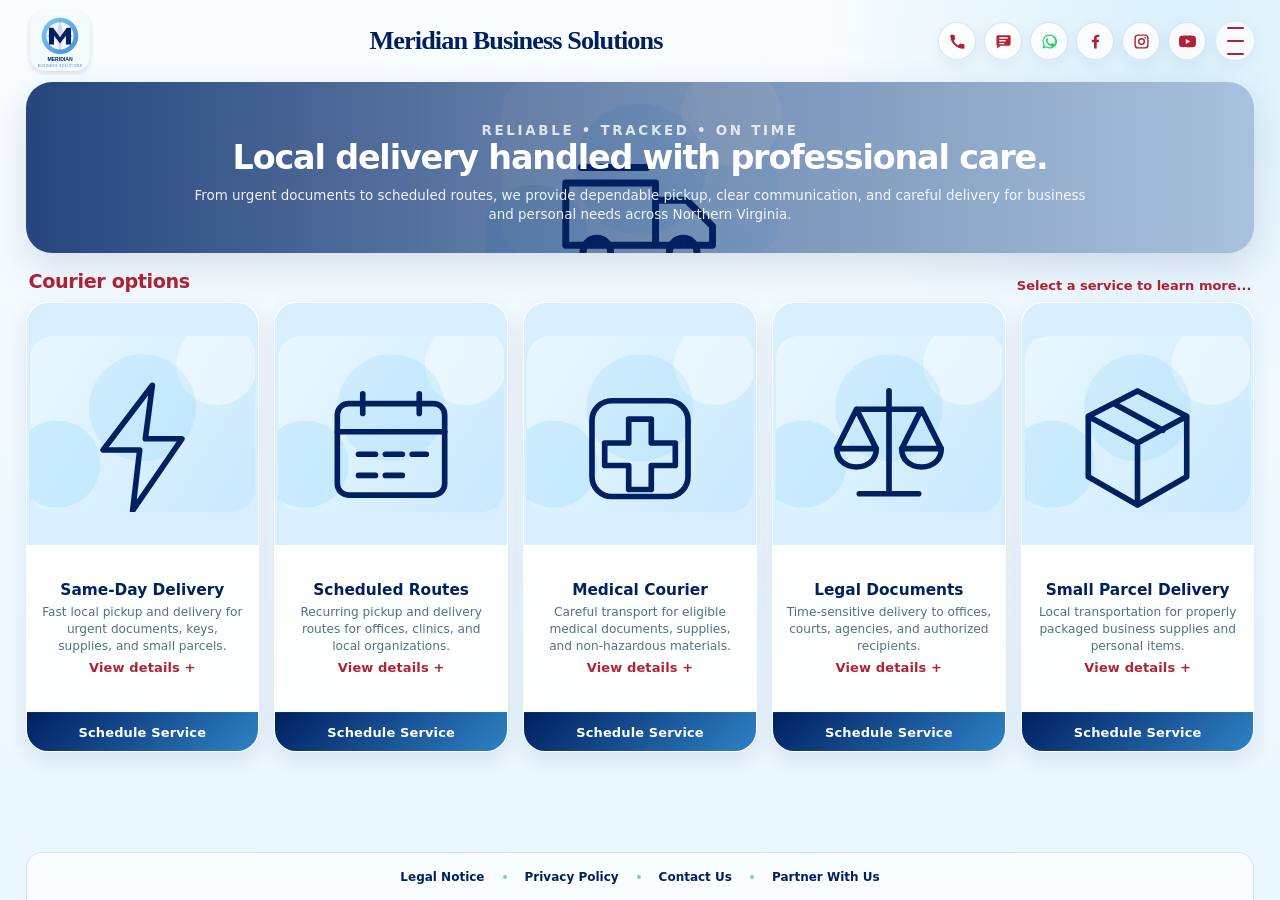
<file: courier.html>
<!DOCTYPE html>

<html lang="en"><head><meta charset="utf-8"/><meta content="width=device-width,initial-scale=1" name="viewport"/><meta content="Dependable courier pickup and delivery for business and personal needs across Northern Virginia." name="description"/><title>Courier Services | Meridian Business Solutions</title><link href="assets/logo.svg" rel="icon" type="image/svg+xml"/><link href="css/styles.css" rel="stylesheet"/></head>
<body class="app-page service-page"><div class="site-shell"><header class="site-header">
<a aria-label="Meridian Business Solutions home" class="brand" href="index.html">
<img alt="Meridian Business Solutions logo" height="160" src="assets/logo.svg" width="160"/>
</a>
<a class="brand-name" href="index.html">Meridian Business Solutions</a>
<div class="header-actions">

<a aria-label="Call Meridian Business Solutions" class="social-link contact-link" href="tel:+17036343365" title="Call (703) 634-3365">
<svg aria-hidden="true" viewBox="0 0 24 24"><path d="M6.6 10.8c1.7 3.3 3.3 4.9 6.6 6.6l2.2-2.2c.3-.3.8-.4 1.2-.2 1.3.4 2.6.7 4 .7.7 0 1.2.5 1.2 1.2V21c0 .7-.5 1.2-1.2 1.2C10.2 22.2 1.8 13.8 1.8 3.5c0-.7.5-1.2 1.2-1.2h3.8c.7 0 1.2.5 1.2 1.2 0 1.4.2 2.7.7 4 .1.4 0 .9-.3 1.2l-1.8 2.1z"></path></svg>
</a>
<a aria-label="Text Meridian Business Solutions" class="social-link contact-link" href="sms:+17036343365" title="Text (703) 634-3365">
<svg aria-hidden="true" viewBox="0 0 24 24"><path d="M4 3h16c1.1 0 2 .9 2 2v11c0 1.1-.9 2-2 2H8l-5 4v-4H4c-1.1 0-2-.9-2-2V5c0-1.1.9-2 2-2zm2 5h12V6H6v2zm0 4h9v-2H6v2zm0 4h7v-2H6v2z"></path></svg>
</a>
<a aria-label="WhatsApp Meridian Business Solutions" class="social-link contact-link" href="https://wa.me/17036343365" rel="noopener noreferrer" target="_blank" title="Message Meridian on WhatsApp">
<svg aria-hidden="true" viewBox="0 0 24 24"><path d="M12 2a9.8 9.8 0 00-8.5 14.7L2 22l5.5-1.4A10 10 0 1012 2zm0 2a8 8 0 016.8 12.2A8 8 0 017.8 19l-.4-.2-2.7.7.7-2.6-.3-.4A8 8 0 0112 4zm-3.4 3.9c-.2 0-.5.1-.7.4-.3.3-1 1-1 2.4s1 2.8 1.2 3c.1.2 2 3.1 5 4.2 2.4 1 2.9.8 3.5.7.5-.1 1.8-.7 2-1.5.3-.8.3-1.4.2-1.5-.1-.2-.3-.3-.7-.5l-2.1-1c-.3-.1-.6-.2-.8.2l-1 1.2c-.2.2-.4.2-.7.1-1-.4-1.9-1-2.7-1.7-.7-.7-1.3-1.5-1.7-2.4-.2-.4 0-.6.1-.7l.5-.6.3-.6c.1-.2.1-.4 0-.6l-1-2.3c-.1-.5-.4-.8-.7-.8h-.4z"></path></svg>
</a>
<a aria-label="Facebook" class="social-link" data-social="facebook" href="#" title="Facebook link coming soon">
<svg aria-hidden="true" viewbox="0 0 24 24"><path d="M13.7 22v-9h3l.5-3.5h-3.5V7.3c0-1 .3-1.8 1.8-1.8h1.9V2.4c-.3 0-1.5-.1-2.8-.1-2.8 0-4.7 1.7-4.7 4.8v2.4H6.8V13h3.1v9h3.8z"></path></svg>
</a>
<a aria-label="Instagram" class="social-link" data-social="instagram" href="#" title="Instagram link coming soon">
<svg aria-hidden="true" viewbox="0 0 24 24"><path d="M7.2 2h9.6A5.2 5.2 0 0122 7.2v9.6a5.2 5.2 0 01-5.2 5.2H7.2A5.2 5.2 0 012 16.8V7.2A5.2 5.2 0 017.2 2zm-.2 2A3 3 0 004 7v10a3 3 0 003 3h10a3 3 0 003-3V7a3 3 0 00-3-3H7zm10.3 1.5a1.2 1.2 0 110 2.4 1.2 1.2 0 010-2.4zM12 7a5 5 0 110 10 5 5 0 010-10zm0 2a3 3 0 100 6 3 3 0 000-6z"></path></svg>
</a>
<a aria-label="YouTube" class="social-link" data-social="youtube" href="#" title="YouTube link coming soon">
<svg aria-hidden="true" viewbox="0 0 24 24"><path d="M23.5 6.2a3 3 0 00-2.1-2.1C19.5 3.6 12 3.6 12 3.6s-7.5 0-9.4.5A3 3 0 00.5 6.2 31 31 0 000 12a31 31 0 00.5 5.8 3 3 0 002.1 2.1c1.9.5 9.4.5 9.4.5s7.5 0 9.4-.5a3 3 0 002.1-2.1A31 31 0 0024 12a31 31 0 00-.5-5.8zM9.6 15.6V8.4l6.3 3.6-6.3 3.6z"></path></svg>
</a>
<button aria-expanded="false" aria-label="Open navigation menu" class="menu-button" type="button"><span></span></button>
<nav aria-label="Main navigation" class="nav-panel">
<a href="index.html">Home</a><a href="notary.html">Notary</a><a href="RON.html">Remote Notary &amp; Printing</a><a aria-current="page" href="courier.html">Courier</a><a href="auto.html">Auto Services</a><a href="printing.html">Printing</a>
</nav>
</div>
</header><main class="main-content"><section class="hero"><img alt="" src="assets/courier-banner.svg"/><div class="hero-content"><p class="eyebrow">Reliable • Tracked • On Time</p><h1>Local delivery handled with professional care.</h1><p>From urgent documents to scheduled routes, we provide dependable pickup, clear communication, and careful delivery for business and personal needs across Northern Virginia.</p></div></section><section class="services-section" id="services"><div class="section-head"><h2>Courier options</h2><p>Select a service to learn more...</p></div><div class="cards-grid"><article class="service-card" data-description="Designed for time-sensitive items that need direct local transportation with clear status updates from pickup through delivery." data-points="Pickup and delivery windows are confirmed before dispatch|Item size, weight, and handling needs affect pricing|Restricted, hazardous, or unlawful items are not accepted|Pickup, delivery, recipient, and proof-of-delivery instructions are confirmed in advance|Pricing depends on distance, urgency, package size, and special handling needs" data-popup-card="" data-subtitle="Priority local delivery" data-title="Same-Day Delivery" role="button" tabindex="0"><div class="card-image"><img alt="" loading="eager" src="assets/same-day-delivery.svg"/></div><div class="card-content"><h3>Same-Day Delivery</h3><p>Fast local pickup and delivery for urgent documents, keys, supplies, and small parcels.</p><span class="card-action">View details +</span></div><button class="schedule-button" data-schedule-service="Courier - Same-Day Delivery" type="button">Schedule Service</button></article><article class="service-card" data-description="We can help businesses create dependable daily, weekly, or custom courier routes that reduce administrative work and missed handoffs." data-points="Routes can include multiple stops and delivery instructions|Service schedules are documented and reviewed regularly|Volume-based pricing may be available|Pickup, delivery, recipient, and proof-of-delivery instructions are confirmed in advance|Pricing depends on distance, urgency, package size, and special handling needs" data-popup-card="" data-subtitle="Consistent recurring service" data-title="Scheduled Routes" role="button" tabindex="0"><div class="card-image"><img alt="" loading="eager" src="assets/scheduled-routes.svg"/></div><div class="card-content"><h3>Scheduled Routes</h3><p>Recurring pickup and delivery routes for offices, clinics, and local organizations.</p><span class="card-action">View details +</span></div><button class="schedule-button" data-schedule-service="Courier - Scheduled Routes" type="button">Schedule Service</button></article><article class="service-card" data-description="Our medical courier service is intended for approved, properly packaged items that require dependable handling and timely delivery." data-points="Chain-of-custody procedures can be documented|Temperature-controlled or regulated items require advance approval|HIPAA-aware handling practices are used where applicable|Pickup, delivery, recipient, and proof-of-delivery instructions are confirmed in advance|Pricing depends on distance, urgency, package size, and special handling needs" data-popup-card="" data-subtitle="Professional healthcare support" data-title="Medical Courier" role="button" tabindex="0"><div class="card-image"><img alt="" loading="eager" src="assets/medical-courier.svg"/></div><div class="card-content"><h3>Medical Courier</h3><p>Careful transport for eligible medical documents, supplies, and non-hazardous materials.</p><span class="card-action">View details +</span></div><button class="schedule-button" data-schedule-service="Courier - Medical Courier" type="button">Schedule Service</button></article><article class="service-card" data-description="We provide professional delivery of legal and administrative documents with clear pickup, destination, and receipt instructions." data-points="Court filing and service-of-process availability must be confirmed|Delivery receipts or signatures can be requested|We do not provide legal advice or guarantee agency acceptance|Pickup, delivery, recipient, and proof-of-delivery instructions are confirmed in advance|Pricing depends on distance, urgency, package size, and special handling needs" data-popup-card="" data-subtitle="Document-focused delivery support" data-title="Legal Documents" role="button" tabindex="0"><div class="card-image"><img alt="" loading="eager" src="assets/legal-documents.svg"/></div><div class="card-content"><h3>Legal Documents</h3><p>Time-sensitive delivery to offices, courts, agencies, and authorized recipients.</p><span class="card-action">View details +</span></div><button class="schedule-button" data-schedule-service="Courier - Legal Documents" type="button">Schedule Service</button></article><article class="service-card" data-description="A practical option for small packages that need local point-to-point delivery without a traditional national carrier." data-points="Packages must be sealed and accurately described|Declared value and special handling should be disclosed|Oversized or fragile items require advance review|Pickup, delivery, recipient, and proof-of-delivery instructions are confirmed in advance|Pricing depends on distance, urgency, package size, and special handling needs" data-popup-card="" data-subtitle="Convenient local parcel service" data-title="Small Parcel Delivery" role="button" tabindex="0"><div class="card-image"><img alt="" loading="eager" src="assets/small-parcel.svg"/></div><div class="card-content"><h3>Small Parcel Delivery</h3><p>Local transportation for properly packaged business supplies and personal items.</p><span class="card-action">View details +</span></div><button class="schedule-button" data-schedule-service="Courier - Small Parcel Delivery" type="button">Schedule Service</button></article></div></section></main><footer aria-label="Website information" class="site-footer">
<button class="footer-link" data-info-modal="legal" type="button">Legal Notice</button>
<span aria-hidden="true"></span>
<button class="footer-link" data-info-modal="privacy" type="button">Privacy Policy</button>
<span aria-hidden="true"></span>
<button class="footer-link" data-info-modal="contact" type="button">Contact Us</button>
<span aria-hidden="true"></span><button class="footer-link" data-partner-modal="" type="button">Partner With Us</button></footer></div><div aria-hidden="true" class="modal-backdrop" id="service-modal">
<section aria-labelledby="service-modal-title" aria-modal="true" class="modal service-detail-modal" role="dialog">
<div class="modal-top">
<button aria-label="Close details" class="modal-close" type="button">×</button>
<h2 data-modal-title="" id="service-modal-title">Service information</h2>
<p data-modal-subtitle="">Meridian Business Solutions</p>
</div>
<div class="modal-body">
<p data-modal-description=""></p>
<ul data-modal-list=""></ul>
<div class="modal-note">Service availability, pricing, and requirements will be confirmed before your appointment.</div>
</div>
</section>
</div><div aria-hidden="true" class="modal-backdrop" id="info-modal">
<section aria-labelledby="info-modal-title" aria-modal="true" class="modal info-modal" role="dialog">
<div class="modal-top">
<button aria-label="Close information" class="modal-close" type="button">×</button>
<h2 data-info-title="" id="info-modal-title">Website information</h2>
<p data-info-subtitle="">Meridian Business Solutions</p>
</div>
<div class="modal-body info-modal-content" data-info-content=""></div>
</section>
</div><div aria-hidden="true" class="modal-backdrop" id="schedule-modal">
<section aria-labelledby="schedule-modal-title" aria-modal="true" class="modal schedule-modal" role="dialog">
<div class="modal-top">
<button aria-label="Close scheduling form" class="modal-close" type="button">×</button>
<h2 id="schedule-modal-title">Schedule Service</h2>
<p>Tell us what you need, and we’ll be in touch.</p>
</div>
<div class="modal-body">
<form class="schedule-form" id="schedule-form">
<div class="form-grid">
<label class="form-field form-field-full"><span class="field-label">Service</span><input id="schedule-service" name="service" readonly="" type="text"/>
</label>
<label class="form-field"><span class="field-label">Full name <span aria-hidden="true" class="required-mark">*</span></span><input autocomplete="name" name="name" required="" type="text"/>
</label>
<label class="form-field"><span class="field-label">Email address <span aria-hidden="true" class="required-mark">*</span></span><input autocomplete="email" name="email" required="" type="email"/>
</label>
<label class="form-field"><span class="field-label">Phone number</span><input autocomplete="tel" name="phone" type="tel"/>
</label>
<label class="form-field"><span class="field-label">Preferred date</span><input name="date" type="date"/>
</label>
<label class="form-field"><span class="field-label">Preferred time</span><select name="time">
<option value="Flexible">Flexible</option>
<option value="Morning">Morning</option>
<option value="Afternoon">Afternoon</option>
<option value="Evening">Evening</option>
</select>
</label>
<label class="form-field"><span class="field-label">Service location</span><input autocomplete="street-address" name="location" placeholder="City or service address" type="text"/>
</label>
<label class="form-field form-field-full"><span class="field-label">Request details <span aria-hidden="true" class="required-mark">*</span></span><textarea name="details" placeholder="Describe the document, delivery, vehicle, printing job, or other service need." required="" rows="4"></textarea>
</label>
</div>
<button class="form-submit" type="submit">Send Request</button>
<p aria-live="polite" class="form-status" data-form-status=""></p>
</form>
</div>
</section>
</div>
<div aria-hidden="true" class="modal-backdrop" id="partner-modal">
<section aria-labelledby="partner-modal-title" aria-modal="true" class="modal schedule-modal partner-modal" role="dialog">
<div class="modal-top">
<button aria-label="Close partnership form" class="modal-close" type="button">×</button>
<h2 id="partner-modal-title">Partner With Us</h2>
<p>Partner with us, and let’s help one another grow.</p>
</div>
<div class="modal-body">
<form class="schedule-form" id="partner-form">
<div class="form-grid">
<label class="form-field"><span class="field-label">Full name <span aria-hidden="true" class="required-mark">*</span></span><input autocomplete="name" name="name" required="" type="text"/></label>
<label class="form-field"><span class="field-label">Email address <span aria-hidden="true" class="required-mark">*</span></span><input autocomplete="email" name="email" required="" type="email"/></label>
<label class="form-field form-field-full"><span class="field-label">Phone number</span><input autocomplete="tel" name="phone" type="tel"/></label>
<label class="form-field form-field-full"><span class="field-label">Details <span aria-hidden="true" class="required-mark">*</span></span><textarea name="details" placeholder="Tell us about your organization, services, and partnership idea." required="" rows="6"></textarea></label>
</div>
<button class="form-submit" type="submit">Send Request</button>
<p aria-live="polite" class="form-status" data-partner-status=""></p>
</form>
</div>
</section>
</div>
<script src="js/app.js"></script></body></html>
</file>
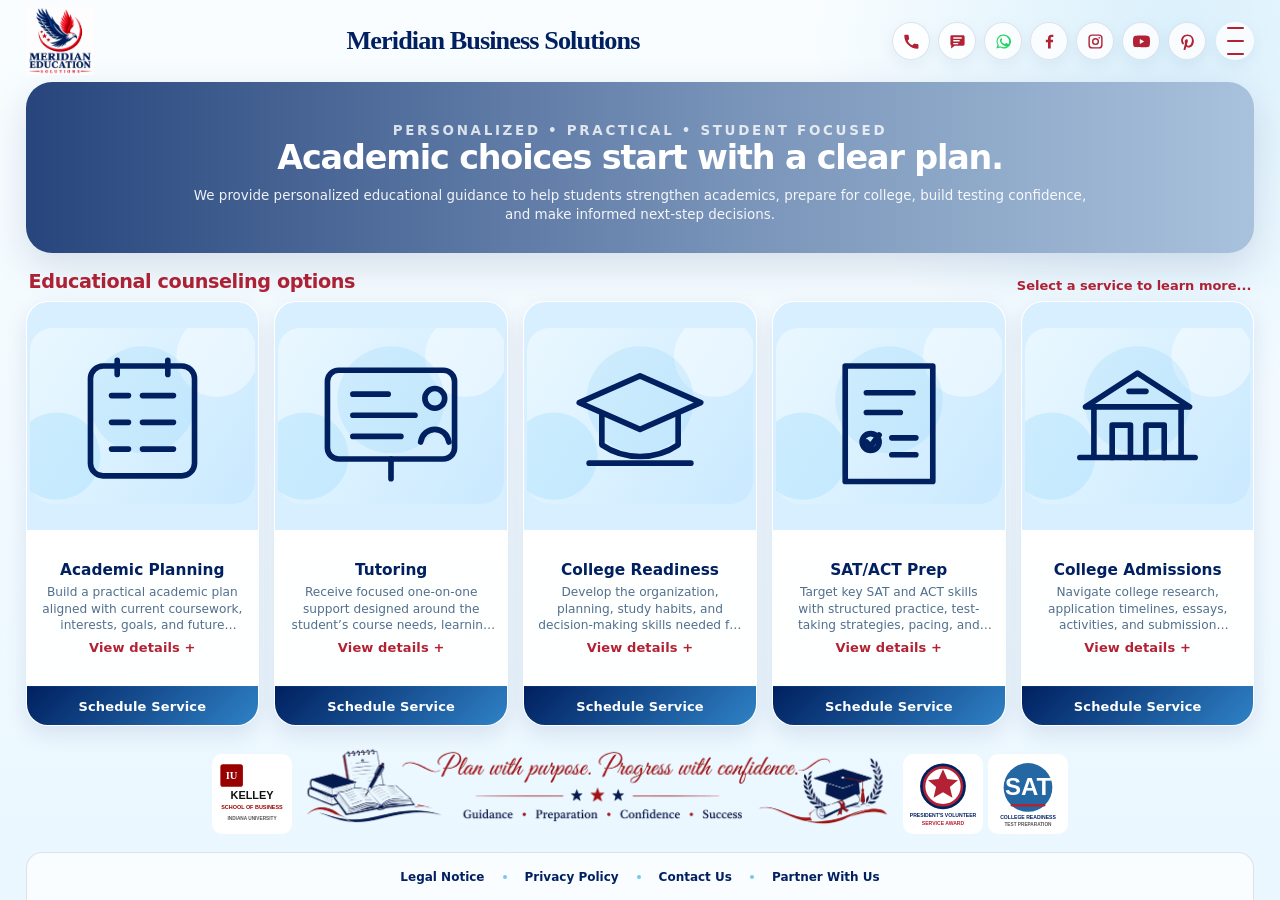
<file: education.html>
<!DOCTYPE html>

<html lang="en">

<head>
    <meta charset="utf-8" />
    <meta content="width=device-width,initial-scale=1" name="viewport" />
    <meta content="Personalized educational counseling, academic planning, tutoring, SAT and ACT preparation, college readiness, and college admissions support." name="description" />
    <title>Educational Counseling | Meridian Business Solutions</title>
    <link href="assets/education-logo.png" rel="icon" type="image/svg+xml" />
    <link href="css/styles.css" rel="stylesheet" />
    <script data-meridian-schema="" type="application/ld+json">
        { "@context": "https://schema.org", "@graph": [ { "@type": "LocalBusiness", "@id": "https://meridianbizsolutions.com/#business", "name": "Meridian Business Solutions", "url": "https://meridianbizsolutions.com/", "logo": "https://meridianbizsolutions.com/assets/logo.png",
        "image": "https://meridianbizsolutions.com/assets/logo.png", "telephone": "+1-703-634-3365", "email": "info@meridianbizsolutions.com", "description": "Professional mobile and remote business services including notary, remote online notary and
        printing, mobile auto services, logistics and field inspections, and educational counseling.", "areaServed": { "@type": "AdministrativeArea", "name": "Northern Virginia", "containedInPlace": { "@type": "State", "name": "Virginia" } }, "contactPoint":
        { "@type": "ContactPoint", "telephone": "+1-703-634-3365", "email": "info@meridianbizsolutions.com", "contactType": "customer service", "areaServed": "Northern Virginia", "availableLanguage": "English" } }, { "@type": "Service", "@id": "https://meridianbizsolutions.com/education.html#service",
        "name": "Educational Counseling", "serviceType": "Academic Planning, College Readiness, Tutoring, SAT/ACT Preparation, and College Admissions Guidance", "url": "https://meridianbizsolutions.com/education.html", "description": "Personalized educational
        counseling including academic planning, college readiness, tutoring, SAT and ACT preparation, and college admissions guidance.", "provider": { "@id": "https://meridianbizsolutions.com/#business" }, "areaServed": "Northern Virginia and remote services"
        } ] }
    </script>
</head>

<body class="app-page service-page credential-page">
    <div class="site-shell">
        <header class="site-header">
            <a aria-label="Meridian Business Solutions home" class="brand" href="index.html">
                <img alt="Meridian Business Solutions logo" height="160" src="assets/education-logo.png" width="160" />
            </a>
            <a class="brand-name" href="index.html">Meridian Business Solutions</a>
            <div class="header-actions">
                <a aria-label="Call Meridian Business Solutions" class="social-link contact-link" href="tel:+17036343365" title="Call (703) 634-3365">
                    <svg aria-hidden="true" viewbox="0 0 24 24">
                        <path d="M6.6 10.8c1.7 3.3 3.3 4.9 6.6 6.6l2.2-2.2c.3-.3.8-.4 1.2-.2 1.3.4 2.6.7 4 .7.7 0 1.2.5 1.2 1.2V21c0 .7-.5 1.2-1.2 1.2C10.2 22.2 1.8 13.8 1.8 3.5c0-.7.5-1.2 1.2-1.2h3.8c.7 0 1.2.5 1.2 1.2 0 1.4.2 2.7.7 4 .1.4 0 .9-.3 1.2l-1.8 2.1z"></path>
                    </svg>
                </a>
                <a aria-label="Text Meridian Business Solutions" class="social-link contact-link" href="sms:+17036343365" title="Text (703) 634-3365">
                    <svg aria-hidden="true" viewbox="0 0 24 24">
                        <path d="M4 3h16c1.1 0 2 .9 2 2v11c0 1.1-.9 2-2 2H8l-5 4v-4H4c-1.1 0-2-.9-2-2V5c0-1.1.9-2 2-2zm2 5h12V6H6v2zm0 4h9v-2H6v2zm0 4h7v-2H6v2z"></path>
                    </svg>
                </a>
                <a aria-label="WhatsApp Meridian Business Solutions" class="social-link contact-link" href="https://wa.me/17036343365" rel="noopener noreferrer" target="_blank" title="Message Meridian on WhatsApp">
                    <svg aria-hidden="true" viewbox="0 0 24 24">
                        <path d="M12 2a9.8 9.8 0 00-8.5 14.7L2 22l5.5-1.4A10 10 0 1012 2zm0 2a8 8 0 016.8 12.2A8 8 0 017.8 19l-.4-.2-2.7.7.7-2.6-.3-.4A8 8 0 0112 4zm-3.4 3.9c-.2 0-.5.1-.7.4-.3.3-1 1-1 2.4s1 2.8 1.2 3c.1.2 2 3.1 5 4.2 2.4 1 2.9.8 3.5.7.5-.1 1.8-.7 2-1.5.3-.8.3-1.4.2-1.5-.1-.2-.3-.3-.7-.5l-2.1-1c-.3-.1-.6-.2-.8.2l-1 1.2c-.2.2-.4.2-.7.1-1-.4-1.9-1-2.7-1.7-.7-.7-1.3-1.5-1.7-2.4-.2-.4 0-.6.1-.7l.5-.6.3-.6c.1-.2.1-.4 0-.6l-1-2.3c-.1-.5-.4-.8-.7-.8h-.4z"></path>
                    </svg>
                </a>
                <a aria-label="Facebook" class="social-link" data-social="facebook" href="#" title="Facebook link coming soon">
                    <svg aria-hidden="true" viewbox="0 0 24 24">
                        <path d="M13.7 22v-9h3l.5-3.5h-3.5V7.3c0-1 .3-1.8 1.8-1.8h1.9V2.4c-.3 0-1.5-.1-2.8-.1-2.8 0-4.7 1.7-4.7 4.8v2.4H6.8V13h3.1v9h3.8z"></path>
                    </svg>
                </a>
                <a aria-label="Instagram" class="social-link" data-social="instagram" href="#" title="Instagram link coming soon">
                    <svg aria-hidden="true" viewbox="0 0 24 24">
                        <path d="M7.2 2h9.6A5.2 5.2 0 0122 7.2v9.6a5.2 5.2 0 01-5.2 5.2H7.2A5.2 5.2 0 012 16.8V7.2A5.2 5.2 0 017.2 2zm-.2 2A3 3 0 004 7v10a3 3 0 003 3h10a3 3 0 003-3V7a3 3 0 00-3-3H7zm10.3 1.5a1.2 1.2 0 110 2.4 1.2 1.2 0 010-2.4zM12 7a5 5 0 110 10 5 5 0 010-10zm0 2a3 3 0 100 6 3 3 0 000-6z"></path>
                    </svg>
                </a>
                <a aria-label="YouTube" class="social-link" data-social="youtube" href="#" title="YouTube link coming soon">
                    <svg aria-hidden="true" viewbox="0 0 24 24">
                        <path d="M23.5 6.2a3 3 0 00-2.1-2.1C19.5 3.6 12 3.6 12 3.6s-7.5 0-9.4.5A3 3 0 00.5 6.2 31 31 0 000 12a31 31 0 00.5 5.8 3 3 0 002.1 2.1c1.9.5 9.4.5 9.4.5s7.5 0 9.4-.5a3 3 0 002.1-2.1A31 31 0 0024 12a31 31 0 00-.5-5.8zM9.6 15.6V8.4l6.3 3.6-6.3 3.6z"></path>
                    </svg>
                </a>
                <a aria-label="Pinterest" class="social-link" data-social="pinterest" href="#" title="Pinterest link coming soon">
                    <svg aria-hidden="true" viewbox="0 0 24 24">
                        <path d="M12 2C6.5 2 3 6 3 10.7c0 3.5 1.9 5.5 3.1 5.5.5 0 .8-1.4.8-1.8 0-.5-1.3-1.6-1.3-3.8 0-3.7 2.8-6.3 6.5-6.3 3.5 0 6.1 2 6.1 5.7 0 2.8-1.1 8.1-4.8 8.1-1.3 0-2.5-1-2.1-2.4.4-1.7 1.2-3.6 1.2-4.9 0-1.1-.6-2.1-1.8-2.1-1.4 0-2.6 1.5-2.6 3.5 0 1.3.4 2.1.4 2.1l-1.7 7.1c-.5 2.1-.1 4.7 0 5 .1.2.2.2.3.1.2-.2 1.8-2.2 2.4-4.2.2-.6.9-3.4.9-3.4.5.9 1.8 1.7 3.3 1.7 4.3 0 7.3-3.9 7.3-9.2C21 6 17.2 2 12 2z"></path>
                    </svg>
                </a>
                <button aria-expanded="false" aria-label="Open navigation menu" class="menu-button" type="button"><span></span></button>
                <nav aria-label="Main navigation" class="nav-panel"><a href="index.html">Home</a><a href="notary.html">Notary</a><a href="RON.html">Remote Notary &amp; Printing</a><a href="auto.html">Auto Services</a><a href="logistics.html">Logistics</a><a aria-current="page" href="education.html">Educational Counseling</a></nav>
            </div>
        </header>
        <main class="main-content">
            <section class="hero"><!--<img alt="" src="assets/educational-counseling-banner.svg" />-->
                <div class="hero-content">
                    <p class="eyebrow">Personalized • Practical • Student Focused</p>
                    <h1>Academic choices start with a clear plan.</h1>
                    <p>We provide personalized educational guidance to help students strengthen academics, prepare for college, build testing confidence, and make informed next-step decisions.</p>
                </div>
            </section>
            <section class="services-section" id="services">
                <div class="section-head">
                    <h2>Educational counseling options</h2>
                    <p>Select a service to learn more...</p>
                </div>
                <div class="cards-grid">
                    <article class="service-card" data-description="Personalized course and academic planning to help students organize priorities, set goals, and make informed academic choices." data-points="Review current academic standing, strengths, and areas for growth|Discuss course selection and appropriate academic rigor|Set short-term and long-term academic goals|Create an organized action plan with realistic milestones|Recommendations are individualized and do not replace official school counselor requirements"
                    data-popup-card="" data-subtitle="A clear academic roadmap" data-title="Academic Planning" role="button" tabindex="0">
                        <div class="card-image"><img alt="" loading="eager" src="assets/academic-planning.svg" /></div>
                        <div class="card-content">
                            <h3>Academic Planning</h3>
                            <p>Build a practical academic plan aligned with current coursework, interests, goals, and future opportunities.</p><span class="card-action">View details +</span></div>
                        <button class="schedule-button" data-schedule-service="Educational Counseling - Academic Planning"
                        type="button">Schedule Service</button>
                    </article>
                    
                    <article class="service-card" data-description="Individualized tutoring support helps students strengthen understanding, study effectively, and approach challenging coursework with confidence." data-points="Sessions can focus on specific assignments, units, or broader skill gaps|Instruction is adapted to the student’s pace and learning needs|Study strategies and independent problem-solving are emphasized|Scheduling and subject availability are confirmed before booking|Tutoring supports learning but does not complete graded work on a student’s behalf"
                    data-popup-card="" data-subtitle="Focused academic support" data-title="Tutoring" role="button" tabindex="0">
                        <div class="card-image"><img alt="" loading="eager" src="assets/tutoring.svg" /></div>
                        <div class="card-content">
                            <h3>Tutoring</h3>
                            <p>Receive focused one-on-one support designed around the student’s course needs, learning goals, and areas for improvement.</p><span class="card-action">View details +</span></div>
                        <button class="schedule-button" data-schedule-service="Educational Counseling - Tutoring"
                        type="button">Schedule Service</button>
                    </article>

                    <article class="service-card" data-description="Structured college-readiness support focused on preparation, organization, timelines, and the skills students need before enrollment." data-points="Build a personalized college-readiness timeline|Review study habits, organization, and time-management strategies|Discuss college research and fit factors|Prepare questions for campus visits and admissions conversations|Support is educational guidance and does not guarantee admission or enrollment outcomes"
                    data-popup-card="" data-subtitle="Prepare for the transition ahead" data-title="College Readiness" role="button" tabindex="0">
                        <div class="card-image"><img alt="" loading="eager" src="assets/college-readiness.svg" /></div>
                        <div class="card-content">
                            <h3>College Readiness</h3>
                            <p>Develop the organization, planning, study habits, and decision-making skills needed for a confident college transition.</p><span class="card-action">View details +</span></div>
                        <button class="schedule-button" data-schedule-service="Educational Counseling - College Readiness"
                        type="button">Schedule Service</button>
                    </article>


                    <article class="service-card" data-description="Structured test-preparation support helps students identify priorities, improve pacing, and practice effective SAT or ACT strategies." data-points="Review current scores, goals, and target testing dates|Identify priority content areas and recurring question types|Practice pacing, elimination, and test-day strategies|Build a realistic preparation schedule between sessions|Score improvement varies by student and no specific score increase is guaranteed"
                    data-popup-card="" data-subtitle="Build strategy and testing confidence" data-title="SAT/ACT Prep" role="button" tabindex="0">
                        <div class="card-image"><img alt="" loading="eager" src="assets/sat-act-prep.svg" /></div>
                        <div class="card-content">
                            <h3>SAT/ACT Prep</h3>
                            <p>Target key SAT and ACT skills with structured practice, test-taking strategies, pacing, and individualized preparation goals.</p><span class="card-action">View details +</span></div>
                        <button class="schedule-button" data-schedule-service="Educational Counseling - SAT/ACT Prep"
                        type="button">Schedule Service</button>
                    </article>

                    <article class="service-card" data-description="College admissions guidance helps students organize the application process, communicate their experiences clearly, and meet important milestones." data-points="Develop a balanced college list based on academic and personal priorities|Create an application and deadline tracking plan|Provide feedback on essays, activities, and application organization|Prepare for admissions interviews and follow-up tasks when applicable|Admissions decisions are made solely by colleges and no acceptance outcome is guaranteed"
                    data-popup-card="" data-subtitle="Organized application guidance" data-title="College Admissions" role="button" tabindex="0">
                        <div class="card-image"><img alt="" loading="eager" src="assets/college-admissions.svg" /></div>
                        <div class="card-content">
                            <h3>College Admissions</h3>
                            <p>Navigate college research, application timelines, essays, activities, and submission planning with organized guidance.</p><span class="card-action">View details +</span></div>
                        <button class="schedule-button" data-schedule-service="Educational Counseling - College Admissions"
                        type="button">Schedule Service</button>
                    </article>
                </div>

<!-- Commenting for now
                <div aria-label="Education service standards" class="service-trust-line service-signature custom-trust-signature education-trust">
                    <div class="trust-title-row"><img alt="Educational planning illustration" class="trust-side-image trust-side-image-left" loading="eager" src="assets/trust-education-left.png" />
                        <div class="trust-title-center">
                            <div class="trust-script"><span class="script-red">Plan with purpose. Progress with confidence.</span></div>
                            <div aria-hidden="true" class="trust-ornament"><span></span><b>★ ★ ★</b><span></span></div>
                            <div class="trust-values">Guidance<i>•</i> Preparation<i>•</i> Confidence<i>•</i> Success</div>
                        </div><img alt="Graduation success illustration" class="trust-side-image trust-side-image-right" loading="eager" src="assets/trust-education-right.png" /></div>
                </div>
                <section aria-label="Education experience and recognition" class="credential-strip">
                    <a class="credential-link" href="https://kelley.iu.edu/" rel="noopener noreferrer" target="_blank" title="Kelley School of Business">
                        <img alt="Indiana University Kelley School of Business" height="160" src="assets/kelley-logo.svg" width="160" />
                    </a>
                    <a class="credential-link" href="https://presidentialserviceawards.gov/" rel="noopener noreferrer" target="_blank" title="President's Volunteer Service Award">
                        <img alt="President's Volunteer Service Award" height="160" src="assets/pvsa-logo.svg" width="160" />
                    </a>
                    <a class="credential-link" href="https://satsuite.collegeboard.org/sat" rel="noopener noreferrer" target="_blank" title="SAT">
                        <img alt="SAT test preparation" height="160" src="assets/sat-logo.svg" width="160" />
                    </a>
                </section>
End Comment-->


<div style="text-align: center;">
            <a class="credential-link" href="https://kelley.iu.edu/" rel="noopener noreferrer" target="_blank" title="Kelley School of Business">
                        <img alt="Indiana University Kelley School of Business" height="80" src="assets/kelley-logo.svg" width="80" />
                    </a>
        
    <img src="assets/education_slogan.png" width="600" height="100">
                    <a class="credential-link" href="https://presidentialserviceawards.gov/" rel="noopener noreferrer" target="_blank" title="President's Volunteer Service Award">
                        <img alt="President's Volunteer Service Award" height="80" src="assets/pvsa-logo.svg" width="80" />
                    </a>
                    <a class="credential-link" href="https://satsuite.collegeboard.org/sat" rel="noopener noreferrer" target="_blank" title="SAT">
                        <img alt="SAT test preparation" height="80" src="assets/sat-logo.svg" width="80" />
                    </a>


</div>




            </section>
        </main>
        <footer aria-label="Website information" class="site-footer">
            <button class="footer-link" data-info-modal="legal" type="button">Legal Notice</button>
            <span aria-hidden="true"></span>
            <button class="footer-link" data-info-modal="privacy" type="button">Privacy Policy</button>
            <span aria-hidden="true"></span>
            <button class="footer-link" data-info-modal="contact" type="button">Contact Us</button>
            <span aria-hidden="true"></span>
            <button class="footer-link" data-partner-modal="" type="button">Partner With Us</button>
        </footer>
    </div>
    <div aria-hidden="true" class="modal-backdrop" id="service-modal">
        <section aria-labelledby="service-modal-title" aria-modal="true" class="modal service-detail-modal" role="dialog">
            <div class="modal-top">
                <button aria-label="Close details" class="modal-close" type="button">×</button>
                <h2 data-modal-title="" id="service-modal-title">Service information</h2>
                <p data-modal-subtitle="">Meridian Business Solutions</p>
            </div>
            <div class="modal-body">
                <p data-modal-description=""></p>
                <ul data-modal-list=""></ul>
                <div class="modal-note">Service availability, pricing, and requirements will be confirmed before your appointment.</div>
            </div>
        </section>
    </div>
    <div aria-hidden="true" class="modal-backdrop" id="info-modal">
        <section aria-labelledby="info-modal-title" aria-modal="true" class="modal info-modal" role="dialog">
            <div class="modal-top">
                <button aria-label="Close information" class="modal-close" type="button">×</button>
                <h2 data-info-title="" id="info-modal-title">Website information</h2>
                <p data-info-subtitle="">Meridian Business Solutions</p>
            </div>
            <div class="modal-body info-modal-content" data-info-content=""></div>
        </section>
    </div>
    <div aria-hidden="true" class="modal-backdrop" id="schedule-modal">
        <section aria-labelledby="schedule-modal-title" aria-modal="true" class="modal schedule-modal" role="dialog">
            <div class="modal-top">
                <button aria-label="Close scheduling form" class="modal-close" type="button">×</button>
                <h2 id="schedule-modal-title">Schedule Service</h2>
                <p>Tell us what you need, and we’ll be in touch.</p>
            </div>
            <div class="modal-body">
                <form class="schedule-form" id="schedule-form">
                    <div class="form-grid">
                        <label class="form-field form-field-full"><span class="field-label">Service</span>
                            <input id="schedule-service" name="service" readonly="" type="text" />
                        </label>
                        <label class="form-field"><span class="field-label">Full name <span aria-hidden="true" class="required-mark">*</span></span>
                            <input autocomplete="name" name="name" required="" type="text" />
                        </label>
                        <label class="form-field"><span class="field-label">Email address <span aria-hidden="true" class="required-mark">*</span></span>
                            <input autocomplete="email" name="email" required="" type="email" />
                        </label>
                        <label class="form-field"><span class="field-label">Phone number</span>
                            <input autocomplete="tel" name="phone" type="tel" />
                        </label>
                        <label class="form-field"><span class="field-label">Preferred date</span>
                            <input name="date" type="date" />
                        </label>
                        <label class="form-field"><span class="field-label">Preferred time</span>
                            <select name="time">
                                <option value="Flexible">Flexible</option>
                                <option value="Morning">Morning</option>
                                <option value="Afternoon">Afternoon</option>
                                <option value="Evening">Evening</option>
                            </select>
                        </label>
                        <label class="form-field"><span class="field-label">Service location</span>
                            <input autocomplete="street-address" name="location" placeholder="City or service address" type="text" />
                        </label>
                        <label class="form-field form-field-full"><span class="field-label">Request details <span aria-hidden="true" class="required-mark">*</span></span>
                            <textarea name="details" placeholder="Describe the document, delivery, vehicle, printing job, or other service need." required=""
                            rows="4"></textarea>
                        </label>
                    </div>
                    <button class="form-submit" type="submit">Send Request</button>
                    <p aria-live="polite" class="form-status" data-form-status=""></p>
                </form>
            </div>
        </section>
    </div>
    <div aria-hidden="true" class="modal-backdrop" id="partner-modal">
        <section aria-labelledby="partner-modal-title" aria-modal="true" class="modal schedule-modal partner-modal" role="dialog">
            <div class="modal-top">
                <button aria-label="Close partnership form" class="modal-close" type="button">×</button>
                <h2 id="partner-modal-title">Partner With Us</h2>
                <p>Partner with us, and let’s help one another grow.</p>
            </div>
            <div class="modal-body">
                <form class="schedule-form" id="partner-form">
                    <div class="form-grid">
                        <label class="form-field"><span class="field-label">Full name <span aria-hidden="true" class="required-mark">*</span></span>
                            <input autocomplete="name" name="name" required="" type="text" />
                        </label>
                        <label class="form-field"><span class="field-label">Email address <span aria-hidden="true" class="required-mark">*</span></span>
                            <input autocomplete="email" name="email" required="" type="email" />
                        </label>
                        <label class="form-field form-field-full"><span class="field-label">Phone number</span>
                            <input autocomplete="tel" name="phone" type="tel" />
                        </label>
                        <label class="form-field form-field-full"><span class="field-label">Details <span aria-hidden="true" class="required-mark">*</span></span>
                            <textarea name="details" placeholder="Tell us about your organization, services, and partnership idea." required="" rows="6"></textarea>
                        </label>
                    </div>
                    <button class="form-submit" type="submit">Send Request</button>
                    <p aria-live="polite" class="form-status" data-partner-status=""></p>
                </form>
            </div>
        </section>
    </div>
    <script src="js/app.js"></script>
</body>

</html>
</file>
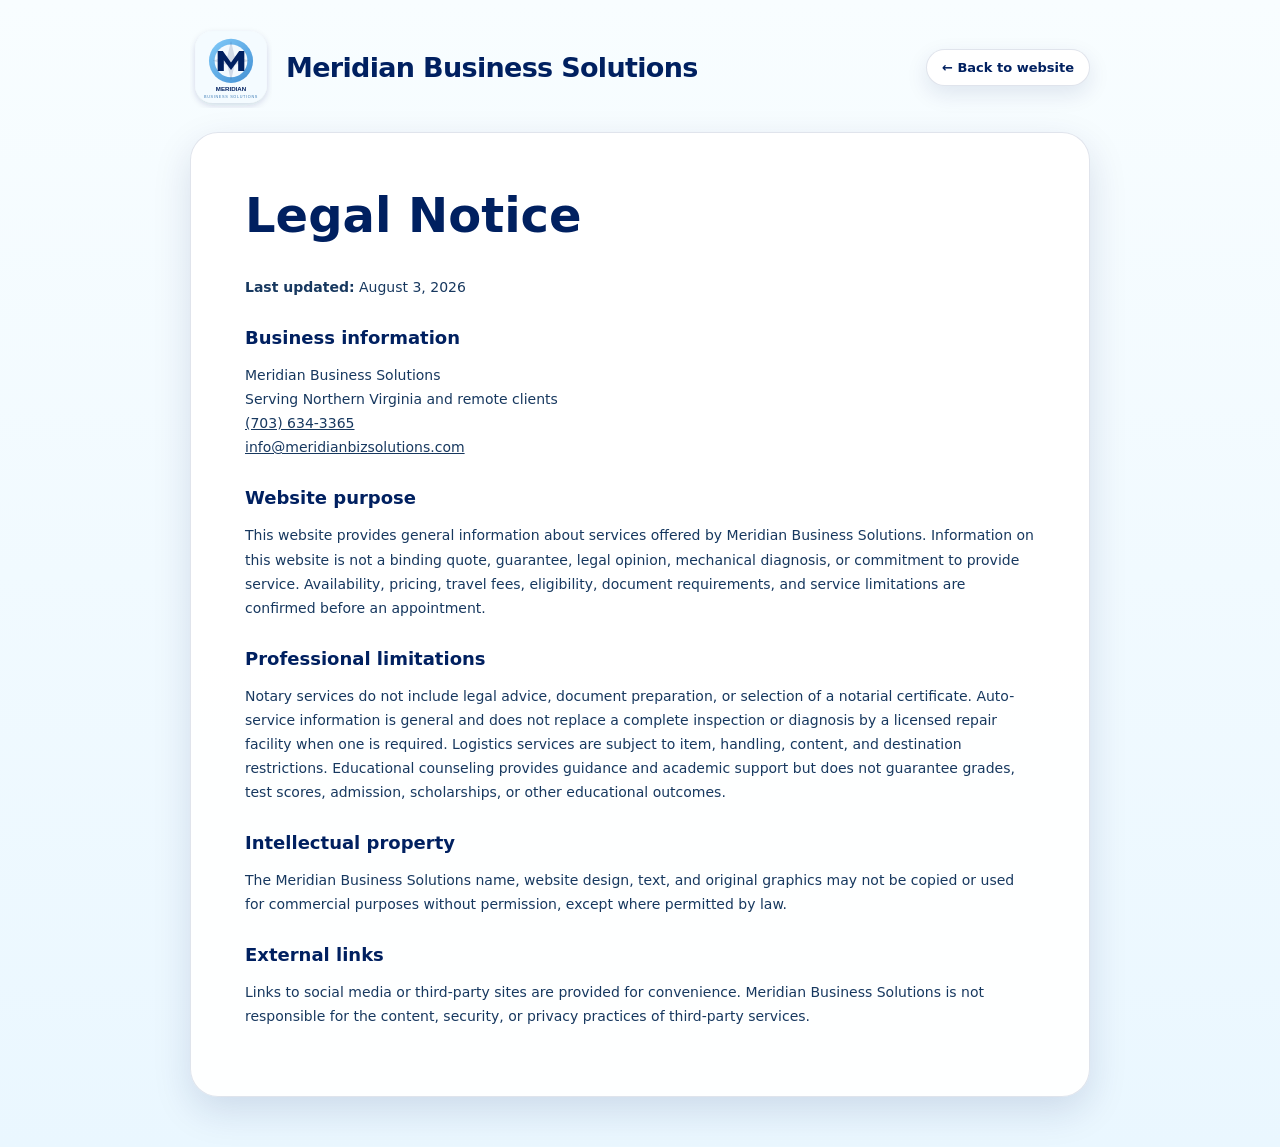
<file: legal.html>
<!DOCTYPE html>

<html lang="en"><head><meta charset="utf-8"/><meta content="width=device-width,initial-scale=1" name="viewport"/><title>Legal Notice | Meridian Business Solutions</title><link href="assets/logo.svg" rel="icon" type="image/svg+xml"/><link href="css/styles.css" rel="stylesheet"/></head><body class="legal-page"><div class="legal-wrap"><div class="legal-top"><div class="legal-brand"><a href="index.html"><img alt="Meridian Business Solutions" src="assets/logo.svg"/></a><strong>Meridian Business Solutions</strong></div><a class="back-link" href="index.html">← Back to website</a></div><main class="legal-card"><h1>Legal Notice</h1><p><strong>Last updated:</strong> August 3, 2026</p><h2>Business information</h2><p>Meridian Business Solutions<br/>Serving Northern Virginia and remote clients<br/><a href="tel:+17036343365">(703) 634-3365</a><br/><a href="mailto:info@meridianbizsolutions.com">info@meridianbizsolutions.com</a></p><h2>Website purpose</h2><p>This website provides general information about services offered by Meridian Business Solutions. Information on this website is not a binding quote, guarantee, legal opinion, mechanical diagnosis, or commitment to provide service. Availability, pricing, travel fees, eligibility, document requirements, and service limitations are confirmed before an appointment.</p><h2>Professional limitations</h2><p>Notary services do not include legal advice, document preparation, or selection of a notarial certificate. Auto-service information is general and does not replace a complete inspection or diagnosis by a licensed repair facility when one is required. Logistics services are subject to item, handling, content, and destination restrictions. Educational counseling provides guidance and academic support but does not guarantee grades, test scores, admission, scholarships, or other educational outcomes.</p><h2>Intellectual property</h2><p>The Meridian Business Solutions name, website design, text, and original graphics may not be copied or used for commercial purposes without permission, except where permitted by law.</p><h2>External links</h2><p>Links to social media or third-party sites are provided for convenience. Meridian Business Solutions is not responsible for the content, security, or privacy practices of third-party services.</p></main></div></body></html>
</file>
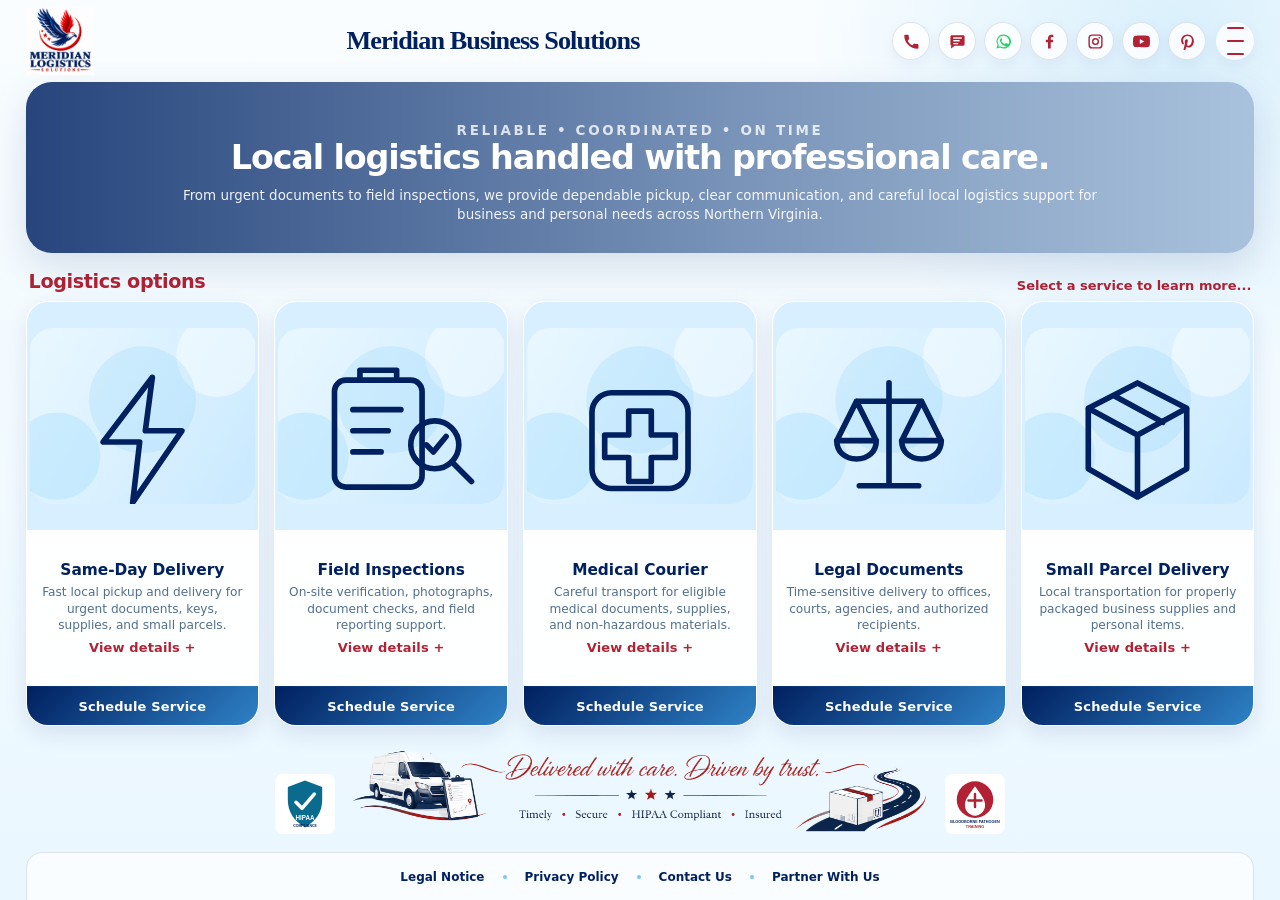
<file: logistics.html>
<!DOCTYPE html>

<html lang="en">

<head>
    <meta charset="utf-8" />
    <meta content="width=device-width,initial-scale=1" name="viewport" />
    <meta content="Dependable local logistics, pickup, delivery, scheduled route, and courier support for business and personal needs across Northern Virginia." name="description" />
    <title>Logistics Services | Meridian Business Solutions</title>
    <link href="assets/logistics-logo.png" rel="icon" type="image/svg+xml" />
    <link href="css/styles.css" rel="stylesheet" />
    <script data-meridian-schema="" type="application/ld+json">
        { "@context": "https://schema.org", "@graph": [ { "@type": "LocalBusiness", "@id": "https://meridianbizsolutions.com/#business", "name": "Meridian Business Solutions", "url": "https://meridianbizsolutions.com/", "logo": "https://meridianbizsolutions.com/assets/logo.png",
        "image": "https://meridianbizsolutions.com/assets/logo.png", "telephone": "+1-703-634-3365", "email": "info@meridianbizsolutions.com", "description": "Professional mobile and remote business services including notary, remote online notary and
        printing, mobile auto services, logistics and field inspections, and educational counseling.", "areaServed": { "@type": "AdministrativeArea", "name": "Northern Virginia", "containedInPlace": { "@type": "State", "name": "Virginia" } }, "contactPoint":
        { "@type": "ContactPoint", "telephone": "+1-703-634-3365", "email": "info@meridianbizsolutions.com", "contactType": "customer service", "areaServed": "Northern Virginia", "availableLanguage": "English" } }, { "@type": "Service", "@id": "https://meridianbizsolutions.com/logistics.html#service",
        "name": "Logistics and Field Inspection Services", "serviceType": "Local Logistics, Courier, Delivery, and Field Inspection Services", "url": "https://meridianbizsolutions.com/logistics.html", "description": "Dependable local logistics, pickup
        and delivery, medical courier support, field inspections, and other time-sensitive business services.", "provider": { "@id": "https://meridianbizsolutions.com/#business" }, "areaServed": "Northern Virginia" } ] }
    </script>
</head>

<body class="app-page service-page credential-page">
    <div class="site-shell">
        <header class="site-header">
            <a aria-label="Meridian Business Solutions home" class="brand" href="index.html">
                <img alt="Meridian Business Solutions logo" height="160" src="assets/logistics-logo.png" width="160" />
            </a>
            <a class="brand-name" href="index.html">Meridian Business Solutions</a>
            <div class="header-actions">
                <a aria-label="Call Meridian Business Solutions" class="social-link contact-link" href="tel:+17036343365" title="Call (703) 634-3365">
                    <svg aria-hidden="true" viewbox="0 0 24 24">
                        <path d="M6.6 10.8c1.7 3.3 3.3 4.9 6.6 6.6l2.2-2.2c.3-.3.8-.4 1.2-.2 1.3.4 2.6.7 4 .7.7 0 1.2.5 1.2 1.2V21c0 .7-.5 1.2-1.2 1.2C10.2 22.2 1.8 13.8 1.8 3.5c0-.7.5-1.2 1.2-1.2h3.8c.7 0 1.2.5 1.2 1.2 0 1.4.2 2.7.7 4 .1.4 0 .9-.3 1.2l-1.8 2.1z"></path>
                    </svg>
                </a>
                <a aria-label="Text Meridian Business Solutions" class="social-link contact-link" href="sms:+17036343365" title="Text (703) 634-3365">
                    <svg aria-hidden="true" viewbox="0 0 24 24">
                        <path d="M4 3h16c1.1 0 2 .9 2 2v11c0 1.1-.9 2-2 2H8l-5 4v-4H4c-1.1 0-2-.9-2-2V5c0-1.1.9-2 2-2zm2 5h12V6H6v2zm0 4h9v-2H6v2zm0 4h7v-2H6v2z"></path>
                    </svg>
                </a>
                <a aria-label="WhatsApp Meridian Business Solutions" class="social-link contact-link" href="https://wa.me/17036343365" rel="noopener noreferrer" target="_blank" title="Message Meridian on WhatsApp">
                    <svg aria-hidden="true" viewbox="0 0 24 24">
                        <path d="M12 2a9.8 9.8 0 00-8.5 14.7L2 22l5.5-1.4A10 10 0 1012 2zm0 2a8 8 0 016.8 12.2A8 8 0 017.8 19l-.4-.2-2.7.7.7-2.6-.3-.4A8 8 0 0112 4zm-3.4 3.9c-.2 0-.5.1-.7.4-.3.3-1 1-1 2.4s1 2.8 1.2 3c.1.2 2 3.1 5 4.2 2.4 1 2.9.8 3.5.7.5-.1 1.8-.7 2-1.5.3-.8.3-1.4.2-1.5-.1-.2-.3-.3-.7-.5l-2.1-1c-.3-.1-.6-.2-.8.2l-1 1.2c-.2.2-.4.2-.7.1-1-.4-1.9-1-2.7-1.7-.7-.7-1.3-1.5-1.7-2.4-.2-.4 0-.6.1-.7l.5-.6.3-.6c.1-.2.1-.4 0-.6l-1-2.3c-.1-.5-.4-.8-.7-.8h-.4z"></path>
                    </svg>
                </a>
                <a aria-label="Facebook" class="social-link" data-social="facebook" href="#" title="Facebook link coming soon">
                    <svg aria-hidden="true" viewbox="0 0 24 24">
                        <path d="M13.7 22v-9h3l.5-3.5h-3.5V7.3c0-1 .3-1.8 1.8-1.8h1.9V2.4c-.3 0-1.5-.1-2.8-.1-2.8 0-4.7 1.7-4.7 4.8v2.4H6.8V13h3.1v9h3.8z"></path>
                    </svg>
                </a>
                <a aria-label="Instagram" class="social-link" data-social="instagram" href="#" title="Instagram link coming soon">
                    <svg aria-hidden="true" viewbox="0 0 24 24">
                        <path d="M7.2 2h9.6A5.2 5.2 0 0122 7.2v9.6a5.2 5.2 0 01-5.2 5.2H7.2A5.2 5.2 0 012 16.8V7.2A5.2 5.2 0 017.2 2zm-.2 2A3 3 0 004 7v10a3 3 0 003 3h10a3 3 0 003-3V7a3 3 0 00-3-3H7zm10.3 1.5a1.2 1.2 0 110 2.4 1.2 1.2 0 010-2.4zM12 7a5 5 0 110 10 5 5 0 010-10zm0 2a3 3 0 100 6 3 3 0 000-6z"></path>
                    </svg>
                </a>
                <a aria-label="YouTube" class="social-link" data-social="youtube" href="#" title="YouTube link coming soon">
                    <svg aria-hidden="true" viewbox="0 0 24 24">
                        <path d="M23.5 6.2a3 3 0 00-2.1-2.1C19.5 3.6 12 3.6 12 3.6s-7.5 0-9.4.5A3 3 0 00.5 6.2 31 31 0 000 12a31 31 0 00.5 5.8 3 3 0 002.1 2.1c1.9.5 9.4.5 9.4.5s7.5 0 9.4-.5a3 3 0 002.1-2.1A31 31 0 0024 12a31 31 0 00-.5-5.8zM9.6 15.6V8.4l6.3 3.6-6.3 3.6z"></path>
                    </svg>
                </a>
                <a aria-label="Pinterest" class="social-link" data-social="pinterest" href="#" title="Pinterest link coming soon">
                    <svg aria-hidden="true" viewbox="0 0 24 24">
                        <path d="M12 2C6.5 2 3 6 3 10.7c0 3.5 1.9 5.5 3.1 5.5.5 0 .8-1.4.8-1.8 0-.5-1.3-1.6-1.3-3.8 0-3.7 2.8-6.3 6.5-6.3 3.5 0 6.1 2 6.1 5.7 0 2.8-1.1 8.1-4.8 8.1-1.3 0-2.5-1-2.1-2.4.4-1.7 1.2-3.6 1.2-4.9 0-1.1-.6-2.1-1.8-2.1-1.4 0-2.6 1.5-2.6 3.5 0 1.3.4 2.1.4 2.1l-1.7 7.1c-.5 2.1-.1 4.7 0 5 .1.2.2.2.3.1.2-.2 1.8-2.2 2.4-4.2.2-.6.9-3.4.9-3.4.5.9 1.8 1.7 3.3 1.7 4.3 0 7.3-3.9 7.3-9.2C21 6 17.2 2 12 2z"></path>
                    </svg>
                </a>
                <button aria-expanded="false" aria-label="Open navigation menu" class="menu-button" type="button"><span></span></button>
                <nav aria-label="Main navigation" class="nav-panel"><a href="index.html">Home</a><a href="notary.html">Notary</a><a href="RON.html">Remote Notary &amp; Printing</a><a href="auto.html">Auto Services</a><a aria-current="page" href="logistics.html">Logistics</a><a href="education.html">Educational Counseling</a></nav>
            </div>
        </header>
        <main class="main-content">
            <section class="hero"><!--<img alt="" src="assets/logistics-banner.svg" />-->
                <div class="hero-content">
                    <p class="eyebrow">Reliable • Coordinated • On Time</p>
                    <h1>Local logistics handled with professional care.</h1>
                    <p>From urgent documents to field inspections, we provide dependable pickup, clear communication, and careful local logistics support for business and personal needs across Northern Virginia.</p>
                </div>
            </section>
            <section class="services-section" id="services">
                <div class="section-head">
                    <h2>Logistics options</h2>
                    <p>Select a service to learn more...</p>
                </div>
                <div class="cards-grid">
                    <article class="service-card" data-description="Designed for time-sensitive items that need direct local transportation with clear status updates from pickup through delivery." data-points="Pickup and delivery windows are confirmed before dispatch|Item size, weight, and handling needs affect pricing|Restricted, hazardous, or unlawful items are not accepted|Pickup, delivery, recipient, and proof-of-delivery instructions are confirmed in advance|Pricing depends on distance, urgency, package size, and special handling needs"
                    data-popup-card="" data-subtitle="Priority local delivery" data-title="Same-Day Delivery" role="button" tabindex="0">
                        <div class="card-image"><img alt="" loading="eager" src="assets/same-day-delivery.svg" /></div>
                        <div class="card-content">
                            <h3>Same-Day Delivery</h3>
                            <p>Fast local pickup and delivery for urgent documents, keys, supplies, and small parcels.</p><span class="card-action">View details +</span></div>
                        <button class="schedule-button" data-schedule-service="Logistics - Same-Day Delivery" type="button">Schedule Service</button>
                    </article>
                    <article class="service-card" data-description="Professional field visits for requested verification, photographs, document checks, and basic reporting for business, employment, immigration, and background-screening related needs." data-points="Business, property, occupancy, or site-verification visits can be completed when authorized|Photos, visit notes, and proof of attendance can be documented when requested|Employment or immigration-related document support is performed only within the requested administrative scope|FBI fingerprint-card or background-screening document coordination may be supported when applicable|Authorization, scope, turnaround time, and reporting requirements are confirmed before the visit"
                    data-popup-card="" data-subtitle="On-site verification and field support" data-title="Field Inspections" role="button" tabindex="0">
                        <div class="card-image"><img alt="" loading="eager" src="assets/field-inspections.svg" /></div>
                        <div class="card-content">
                            <h3>Field Inspections</h3>
                            <p>On-site verification, photographs, document checks, and field reporting support.</p><span class="card-action">View details +</span></div>
                        <button class="schedule-button" data-schedule-service="Logistics - Field Inspections" type="button">Schedule Service</button>
                    </article>
                    <article class="service-card" data-description="Our medical courier service is intended for approved, properly packaged items that require dependable handling and timely delivery." data-points="Chain-of-custody procedures can be documented|Temperature-controlled or regulated items require advance approval|HIPAA-aware handling practices are used where applicable|Pickup, delivery, recipient, and proof-of-delivery instructions are confirmed in advance|Pricing depends on distance, urgency, package size, and special handling needs"
                    data-popup-card="" data-subtitle="Professional healthcare support" data-title="Medical Courier" role="button" tabindex="0">
                        <div class="card-image"><img alt="" loading="eager" src="assets/medical-courier.svg" /></div>
                        <div class="card-content">
                            <h3>Medical Courier</h3>
                            <p>Careful transport for eligible medical documents, supplies, and non-hazardous materials.</p><span class="card-action">View details +</span></div>
                        <button class="schedule-button" data-schedule-service="Logistics - Medical Courier" type="button">Schedule Service</button>
                    </article>
                    <article class="service-card" data-description="We provide professional delivery of legal and administrative documents with clear pickup, destination, and receipt instructions." data-points="Court filing and service-of-process availability must be confirmed|Delivery receipts or signatures can be requested|We do not provide legal advice or guarantee agency acceptance|Pickup, delivery, recipient, and proof-of-delivery instructions are confirmed in advance|Pricing depends on distance, urgency, package size, and special handling needs"
                    data-popup-card="" data-subtitle="Document-focused delivery support" data-title="Legal Documents" role="button" tabindex="0">
                        <div class="card-image"><img alt="" loading="eager" src="assets/legal-documents.svg" /></div>
                        <div class="card-content">
                            <h3>Legal Documents</h3>
                            <p>Time-sensitive delivery to offices, courts, agencies, and authorized recipients.</p><span class="card-action">View details +</span></div>
                        <button class="schedule-button" data-schedule-service="Logistics - Legal Documents" type="button">Schedule Service</button>
                    </article>
                    <article class="service-card" data-description="A practical option for small packages that need local point-to-point delivery without a traditional national carrier." data-points="Packages must be sealed and accurately described|Declared value and special handling should be disclosed|Oversized or fragile items require advance review|Pickup, delivery, recipient, and proof-of-delivery instructions are confirmed in advance|Pricing depends on distance, urgency, package size, and special handling needs"
                    data-popup-card="" data-subtitle="Convenient local parcel service" data-title="Small Parcel Delivery" role="button" tabindex="0">
                        <div class="card-image"><img alt="" loading="eager" src="assets/small-parcel.svg" /></div>
                        <div class="card-content">
                            <h3>Small Parcel Delivery</h3>
                            <p>Local transportation for properly packaged business supplies and personal items.</p><span class="card-action">View details +</span></div>
                        <button class="schedule-button" data-schedule-service="Logistics - Small Parcel Delivery" type="button">Schedule Service</button>
                    </article>
                </div>

                <!-- Commenting for now
                <div aria-label="Logistics service standards" class="service-trust-line service-signature custom-trust-signature logistics-trust">
                    <div class="trust-title-row"><img alt="Logistics van and route illustration" class="trust-side-image trust-side-image-left" loading="eager" src="assets/trust-logistics-left.png" />
                        <div class="trust-title-center">
                            <div class="trust-script"><span class="script-red">Delivered with care. Driven by trust.</span></div>
                            <div aria-hidden="true" class="trust-ornament"><span></span><b>★ ★ ★</b><span></span></div>
                            <div class="trust-values">Timely<i>•</i> Secure<i>•</i> HIPAA Compliant<i>•</i> Insured</div>
                        </div><img alt="Package delivery illustration" class="trust-side-image trust-side-image-right" loading="eager" src="assets/trust-logistics-right.png" /></div>
                </div>

End Comment-->


                <div style="text-align: center;">
                    <img alt="HIPAA compliance" height="60" src="assets/hipaa-compliance.svg" width="60" />

                    <img src="assets/logistics_slogan.png" width="600" height="100">

                    <img alt="Bloodborne pathogen training" height="60" src="assets/bloodborne-pathogen.svg" width="60" />

                </div>

                <!-- Commenting for now
                <section aria-label="Logistics compliance and training" class="credential-strip">
                    <img alt="HIPAA compliance" height="160" src="assets/hipaa-compliance.svg" width="160" />
                    <img alt="Bloodborne pathogen training" height="160" src="assets/bloodborne-pathogen.svg" width="160" />
                </section>
End Comment-->

            </section>
        </main>
        <footer aria-label="Website information" class="site-footer">
            <button class="footer-link" data-info-modal="legal" type="button">Legal Notice</button>
            <span aria-hidden="true"></span>
            <button class="footer-link" data-info-modal="privacy" type="button">Privacy Policy</button>
            <span aria-hidden="true"></span>
            <button class="footer-link" data-info-modal="contact" type="button">Contact Us</button>
            <span aria-hidden="true"></span>
            <button class="footer-link" data-partner-modal="" type="button">Partner With Us</button>
        </footer>
    </div>
    <div aria-hidden="true" class="modal-backdrop" id="service-modal">
        <section aria-labelledby="service-modal-title" aria-modal="true" class="modal service-detail-modal" role="dialog">
            <div class="modal-top">
                <button aria-label="Close details" class="modal-close" type="button">×</button>
                <h2 data-modal-title="" id="service-modal-title">Service information</h2>
                <p data-modal-subtitle="">Meridian Business Solutions</p>
            </div>
            <div class="modal-body">
                <p data-modal-description=""></p>
                <ul data-modal-list=""></ul>
                <div class="modal-note">Service availability, pricing, and requirements will be confirmed before your appointment.</div>
            </div>
        </section>
    </div>
    <div aria-hidden="true" class="modal-backdrop" id="info-modal">
        <section aria-labelledby="info-modal-title" aria-modal="true" class="modal info-modal" role="dialog">
            <div class="modal-top">
                <button aria-label="Close information" class="modal-close" type="button">×</button>
                <h2 data-info-title="" id="info-modal-title">Website information</h2>
                <p data-info-subtitle="">Meridian Business Solutions</p>
            </div>
            <div class="modal-body info-modal-content" data-info-content=""></div>
        </section>
    </div>
    <div aria-hidden="true" class="modal-backdrop" id="schedule-modal">
        <section aria-labelledby="schedule-modal-title" aria-modal="true" class="modal schedule-modal" role="dialog">
            <div class="modal-top">
                <button aria-label="Close scheduling form" class="modal-close" type="button">×</button>
                <h2 id="schedule-modal-title">Schedule Service</h2>
                <p>Tell us what you need, and we’ll be in touch.</p>
            </div>
            <div class="modal-body">
                <form class="schedule-form" id="schedule-form">
                    <div class="form-grid">
                        <label class="form-field form-field-full"><span class="field-label">Service</span>
                            <input id="schedule-service" name="service" readonly="" type="text" />
                        </label>
                        <label class="form-field"><span class="field-label">Full name <span aria-hidden="true" class="required-mark">*</span></span>
                            <input autocomplete="name" name="name" required="" type="text" />
                        </label>
                        <label class="form-field"><span class="field-label">Email address <span aria-hidden="true" class="required-mark">*</span></span>
                            <input autocomplete="email" name="email" required="" type="email" />
                        </label>
                        <label class="form-field"><span class="field-label">Phone number</span>
                            <input autocomplete="tel" name="phone" type="tel" />
                        </label>
                        <label class="form-field"><span class="field-label">Preferred date</span>
                            <input name="date" type="date" />
                        </label>
                        <label class="form-field"><span class="field-label">Preferred time</span>
                            <select name="time">
                                <option value="Flexible">Flexible</option>
                                <option value="Morning">Morning</option>
                                <option value="Afternoon">Afternoon</option>
                                <option value="Evening">Evening</option>
                            </select>
                        </label>
                        <label class="form-field"><span class="field-label">Service location</span>
                            <input autocomplete="street-address" name="location" placeholder="City or service address" type="text" />
                        </label>
                        <label class="form-field form-field-full"><span class="field-label">Request details <span aria-hidden="true" class="required-mark">*</span></span>
                            <textarea name="details" placeholder="Describe the document, delivery, vehicle, printing job, or other service need." required="" rows="4"></textarea>
                        </label>
                    </div>
                    <button class="form-submit" type="submit">Send Request</button>
                    <p aria-live="polite" class="form-status" data-form-status=""></p>
                </form>
            </div>
        </section>
    </div>
    <div aria-hidden="true" class="modal-backdrop" id="partner-modal">
        <section aria-labelledby="partner-modal-title" aria-modal="true" class="modal schedule-modal partner-modal" role="dialog">
            <div class="modal-top">
                <button aria-label="Close partnership form" class="modal-close" type="button">×</button>
                <h2 id="partner-modal-title">Partner With Us</h2>
                <p>Partner with us, and let’s help one another grow.</p>
            </div>
            <div class="modal-body">
                <form class="schedule-form" id="partner-form">
                    <div class="form-grid">
                        <label class="form-field"><span class="field-label">Full name <span aria-hidden="true" class="required-mark">*</span></span>
                            <input autocomplete="name" name="name" required="" type="text" />
                        </label>
                        <label class="form-field"><span class="field-label">Email address <span aria-hidden="true" class="required-mark">*</span></span>
                            <input autocomplete="email" name="email" required="" type="email" />
                        </label>
                        <label class="form-field form-field-full"><span class="field-label">Phone number</span>
                            <input autocomplete="tel" name="phone" type="tel" />
                        </label>
                        <label class="form-field form-field-full"><span class="field-label">Details <span aria-hidden="true" class="required-mark">*</span></span>
                            <textarea name="details" placeholder="Tell us about your organization, services, and partnership idea." required="" rows="6"></textarea>
                        </label>
                    </div>
                    <button class="form-submit" type="submit">Send Request</button>
                    <p aria-live="polite" class="form-status" data-partner-status=""></p>
                </form>
            </div>
        </section>
    </div>
    <script src="js/app.js"></script>
</body>

</html>
</file>
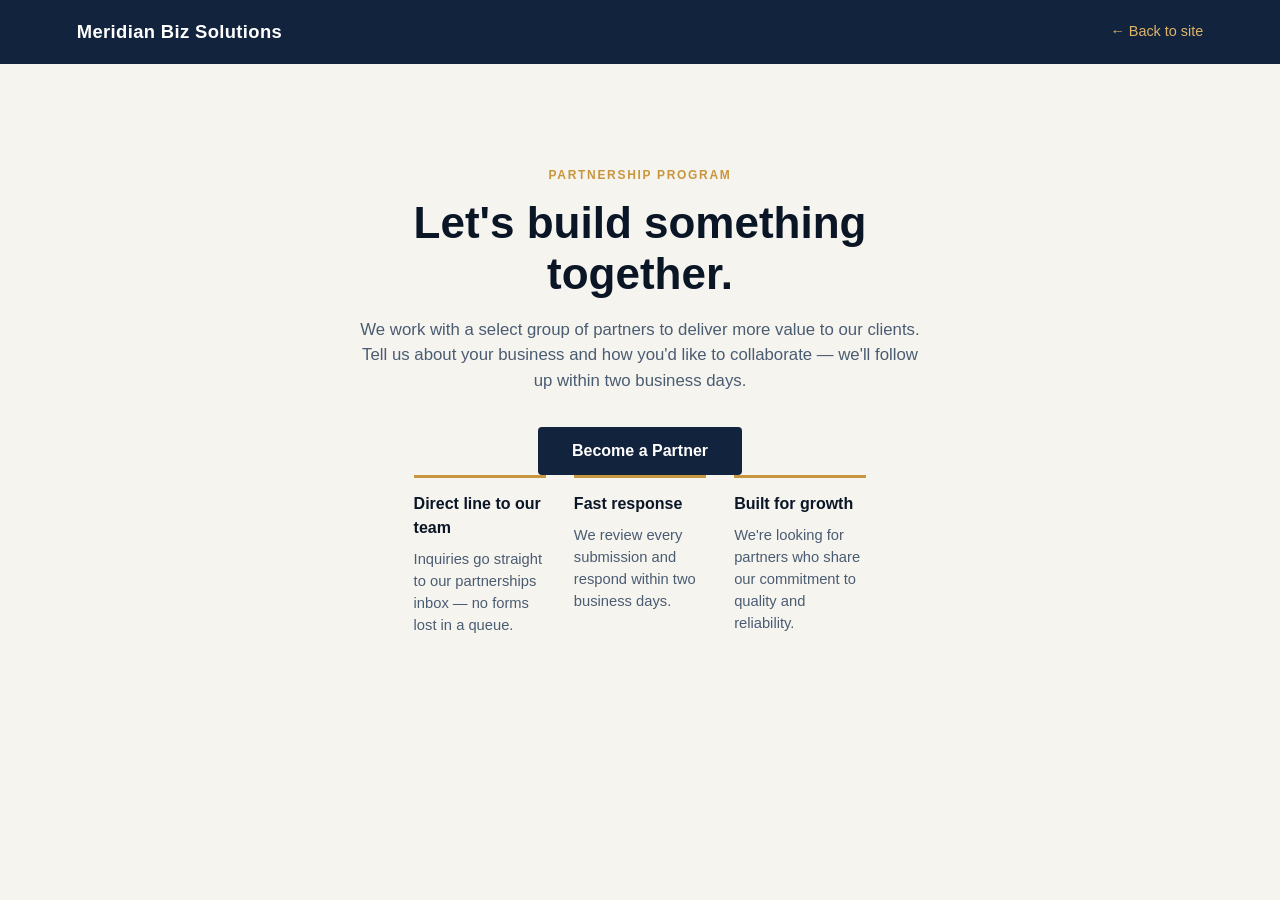
<file: partner.html>
<!DOCTYPE html>
<html lang="en">
<head>
<meta charset="UTF-8">
<meta name="viewport" content="width=device-width, initial-scale=1.0">
<title>Partner With Us | Meridian Biz Solutions</title>
<style>
  :root {
    --navy: #12233d;
    --navy-deep: #0a1526;
    --slate: #4a5c72;
    --accent: #c8963e;
    --accent-light: #e0b46a;
    --paper: #f6f4ef;
    --line: #dcdad2;
    --white: #ffffff;
    --danger: #a5322a;
  }

  * { box-sizing: border-box; }

  body {
    margin: 0;
    font-family: 'Segoe UI', -apple-system, BlinkMacSystemFont, sans-serif;
    background: var(--paper);
    color: var(--navy-deep);
    line-height: 1.5;
  }

  header.site-header {
    background: var(--navy);
    color: var(--white);
    padding: 18px 6vw;
    display: flex;
    align-items: center;
    justify-content: space-between;
  }

  header.site-header a.brand {
    color: var(--white);
    text-decoration: none;
    font-weight: 600;
    letter-spacing: 0.02em;
    font-size: 1.15rem;
  }

  header.site-header a.home-link {
    color: var(--accent-light);
    text-decoration: none;
    font-size: 0.9rem;
  }

  main.hero {
    max-width: 760px;
    margin: 0 auto;
    padding: 8vw 6vw 6vw;
    text-align: center;
  }

  .eyebrow {
    text-transform: uppercase;
    letter-spacing: 0.14em;
    font-size: 0.75rem;
    color: var(--accent);
    font-weight: 700;
    margin-bottom: 14px;
  }

  h1 {
    font-size: clamp(2rem, 4vw, 2.75rem);
    margin: 0 0 18px;
    color: var(--navy-deep);
    line-height: 1.15;
  }

  p.lead {
    color: var(--slate);
    font-size: 1.05rem;
    max-width: 560px;
    margin: 0 auto 34px;
  }

  .cta-button {
    background: var(--navy);
    color: var(--white);
    border: none;
    padding: 15px 34px;
    font-size: 1rem;
    font-weight: 600;
    border-radius: 4px;
    cursor: pointer;
    transition: background 0.15s ease;
  }

  .cta-button:hover { background: var(--navy-deep); }
  .cta-button:focus-visible { outline: 3px solid var(--accent); outline-offset: 2px; }

  section.value-props {
    max-width: 900px;
    margin: 0 auto;
    padding: 0 6vw 8vw;
    display: grid;
    grid-template-columns: repeat(3, 1fr);
    gap: 28px;
    text-align: left;
  }

  .value-card {
    border-top: 3px solid var(--accent);
    padding-top: 14px;
  }

  .value-card h3 {
    margin: 0 0 8px;
    font-size: 1rem;
    color: var(--navy-deep);
  }

  .value-card p {
    margin: 0;
    color: var(--slate);
    font-size: 0.92rem;
  }

  @media (max-width: 640px) {
    section.value-props { grid-template-columns: 1fr; }
  }

  /* Modal */
  .modal-overlay {
    display: none;
    position: fixed;
    inset: 0;
    background: rgba(10, 21, 38, 0.55);
    align-items: center;
    justify-content: center;
    padding: 20px;
    z-index: 100;
  }

  .modal-overlay.open { display: flex; }

  .modal {
    background: var(--white);
    border-radius: 6px;
    max-width: 480px;
    width: 100%;
    max-height: 90vh;
    overflow-y: auto;
    padding: 34px;
    position: relative;
    box-shadow: 0 20px 60px rgba(10, 21, 38, 0.35);
  }

  .modal h2 {
    margin: 0 0 6px;
    font-size: 1.4rem;
    color: var(--navy-deep);
  }

  .modal p.modal-sub {
    margin: 0 0 24px;
    color: var(--slate);
    font-size: 0.92rem;
  }

  .modal-close {
    position: absolute;
    top: 18px;
    right: 18px;
    background: none;
    border: none;
    font-size: 1.4rem;
    line-height: 1;
    cursor: pointer;
    color: var(--slate);
    padding: 4px;
  }

  .modal-close:hover { color: var(--navy-deep); }

  .field {
    margin-bottom: 18px;
  }

  .field label {
    display: block;
    font-size: 0.85rem;
    font-weight: 600;
    margin-bottom: 6px;
    color: var(--navy-deep);
  }

  .field input,
  .field textarea {
    width: 100%;
    padding: 11px 12px;
    border: 1px solid var(--line);
    border-radius: 4px;
    font-size: 0.95rem;
    font-family: inherit;
    color: var(--navy-deep);
  }

  .field input:focus,
  .field textarea:focus {
    outline: none;
    border-color: var(--accent);
    box-shadow: 0 0 0 3px rgba(200, 150, 62, 0.18);
  }

  .field textarea { resize: vertical; min-height: 90px; }

  /* Honeypot field - hidden from real users */
  .hp-field { position: absolute; left: -9999px; top: -9999px; }

  .submit-btn {
    width: 100%;
    background: var(--navy);
    color: var(--white);
    border: none;
    padding: 13px;
    font-size: 0.98rem;
    font-weight: 600;
    border-radius: 4px;
    cursor: pointer;
    margin-top: 6px;
  }

  .submit-btn:hover { background: var(--navy-deep); }
  .submit-btn:disabled { opacity: 0.6; cursor: not-allowed; }

  .form-status {
    margin-top: 14px;
    font-size: 0.9rem;
    padding: 10px 12px;
    border-radius: 4px;
    display: none;
  }

  .form-status.show { display: block; }
  .form-status.success { background: #e7f3ea; color: #1f5e2e; }
  .form-status.error { background: #f9e6e4; color: var(--danger); }

  .success-view {
    display: none;
    text-align: center;
    padding: 10px 0;
  }

  .success-view.show { display: block; }

  .success-view .check {
    width: 52px;
    height: 52px;
    border-radius: 50%;
    background: #1f5e2e;
    color: white;
    display: flex;
    align-items: center;
    justify-content: center;
    font-size: 1.6rem;
    margin: 0 auto 16px;
  }

  .success-view h2 { margin-bottom: 8px; }
  .success-view p { color: var(--slate); margin-bottom: 24px; }
</style>
</head>
<body>

<header class="site-header">
  <a class="brand" href="/">Meridian Biz Solutions</a>
  <a class="home-link" href="/">&larr; Back to site</a>
</header>

<main class="hero">
  <div class="eyebrow">Partnership Program</div>
  <h1>Let's build something together.</h1>
  <p class="lead">
    We work with a select group of partners to deliver more value to our clients.
    Tell us about your business and how you'd like to collaborate — we'll follow up within two business days.
  </p>
  <button class="cta-button" id="openModalBtn">Become a Partner</button>

  <section class="value-props">
    <div class="value-card">
      <h3>Direct line to our team</h3>
      <p>Inquiries go straight to our partnerships inbox — no forms lost in a queue.</p>
    </div>
    <div class="value-card">
      <h3>Fast response</h3>
      <p>We review every submission and respond within two business days.</p>
    </div>
    <div class="value-card">
      <h3>Built for growth</h3>
      <p>We're looking for partners who share our commitment to quality and reliability.</p>
    </div>
  </section>
</main>

<!-- Modal -->
<div class="modal-overlay" id="modalOverlay">
  <div class="modal" role="dialog" aria-modal="true" aria-labelledby="modalTitle">
    <button class="modal-close" id="closeModalBtn" aria-label="Close">&times;</button>

    <div id="formView">
      <h2 id="modalTitle">Partner Inquiry</h2>
      <p class="modal-sub">Fill out the fields below and we'll be in touch.</p>

      <form id="partnerForm">
        <!-- Honeypot: bots tend to fill this in, humans never see it -->
        <div class="field hp-field" aria-hidden="true">
          <label for="website">Website</label>
          <input type="text" id="website" name="website" tabindex="-1" autocomplete="off">
        </div>

        <div class="field">
          <label for="fullName">Full Name *</label>
          <input type="text" id="fullName" name="fullName" required autocomplete="name">
        </div>

        <div class="field">
          <label for="companyName">Company Name *</label>
          <input type="text" id="companyName" name="companyName" required autocomplete="organization">
        </div>

        <div class="field">
          <label for="email">Email *</label>
          <input type="email" id="email" name="email" required autocomplete="email">
        </div>

        <div class="field">
          <label for="phone">Phone</label>
          <input type="tel" id="phone" name="phone" autocomplete="tel">
        </div>

        <div class="field">
          <label for="message">Message *</label>
          <textarea id="message" name="message" required placeholder="Tell us a bit about your business and partnership interest..."></textarea>
        </div>

        <button type="submit" class="submit-btn" id="submitBtn">Send Inquiry</button>

        <div class="form-status" id="formStatus"></div>
      </form>
    </div>

    <div class="success-view" id="successView">
      <div class="check">&#10003;</div>
      <h2>Thanks — we got it.</h2>
      <p>Your inquiry has been sent. We'll follow up at the email you provided within two business days.</p>
      <button class="cta-button" id="doneBtn" style="width:100%;">Done</button>
    </div>

  </div>
</div>

<script>
  const openModalBtn = document.getElementById('openModalBtn');
  const closeModalBtn = document.getElementById('closeModalBtn');
  const modalOverlay = document.getElementById('modalOverlay');
  const partnerForm = document.getElementById('partnerForm');
  const submitBtn = document.getElementById('submitBtn');
  const formStatus = document.getElementById('formStatus');
  const formView = document.getElementById('formView');
  const successView = document.getElementById('successView');
  const doneBtn = document.getElementById('doneBtn');

  function openModal() {
    modalOverlay.classList.add('open');
    document.body.style.overflow = 'hidden';
  }

  function resetModal() {
    partnerForm.reset();
    formStatus.className = 'form-status';
    formStatus.textContent = '';
    formView.style.display = '';
    successView.classList.remove('show');
    submitBtn.disabled = false;
    submitBtn.textContent = 'Send Inquiry';
  }

  function closeModal() {
    modalOverlay.classList.remove('open');
    document.body.style.overflow = '';
    // Reset after the close animation/interaction settles
    setTimeout(resetModal, 200);
  }

  openModalBtn.addEventListener('click', openModal);
  closeModalBtn.addEventListener('click', closeModal);
  doneBtn.addEventListener('click', closeModal);

  modalOverlay.addEventListener('click', (e) => {
    if (e.target === modalOverlay) closeModal();
  });

  document.addEventListener('keydown', (e) => {
    if (e.key === 'Escape' && modalOverlay.classList.contains('open')) closeModal();
  });

  partnerForm.addEventListener('submit', async (e) => {
    e.preventDefault();

    formStatus.className = 'form-status';
    formStatus.textContent = '';

    const data = {
      website: document.getElementById('website').value, // honeypot
      fullName: document.getElementById('fullName').value.trim(),
      companyName: document.getElementById('companyName').value.trim(),
      email: document.getElementById('email').value.trim(),
      phone: document.getElementById('phone').value.trim(),
      message: document.getElementById('message').value.trim()
    };

    submitBtn.disabled = true;
    submitBtn.textContent = 'Sending...';

    try {
      const res = await fetch('/api/partner-inquiry', {
        method: 'POST',
        headers: { 'Content-Type': 'application/json' },
        body: JSON.stringify(data)
      });

      const result = await res.json().catch(() => ({}));

      if (!res.ok) {
        throw new Error(result.error || 'Something went wrong. Please try again.');
      }

      // Show success view, then auto-return to Partner page after a moment
      formView.style.display = 'none';
      successView.classList.add('show');

    } catch (err) {
      formStatus.textContent = err.message || 'Something went wrong. Please try again.';
      formStatus.className = 'form-status error show';
      submitBtn.disabled = false;
      submitBtn.textContent = 'Send Inquiry';
    }
  });
</script>

</body>
</html>
</file>
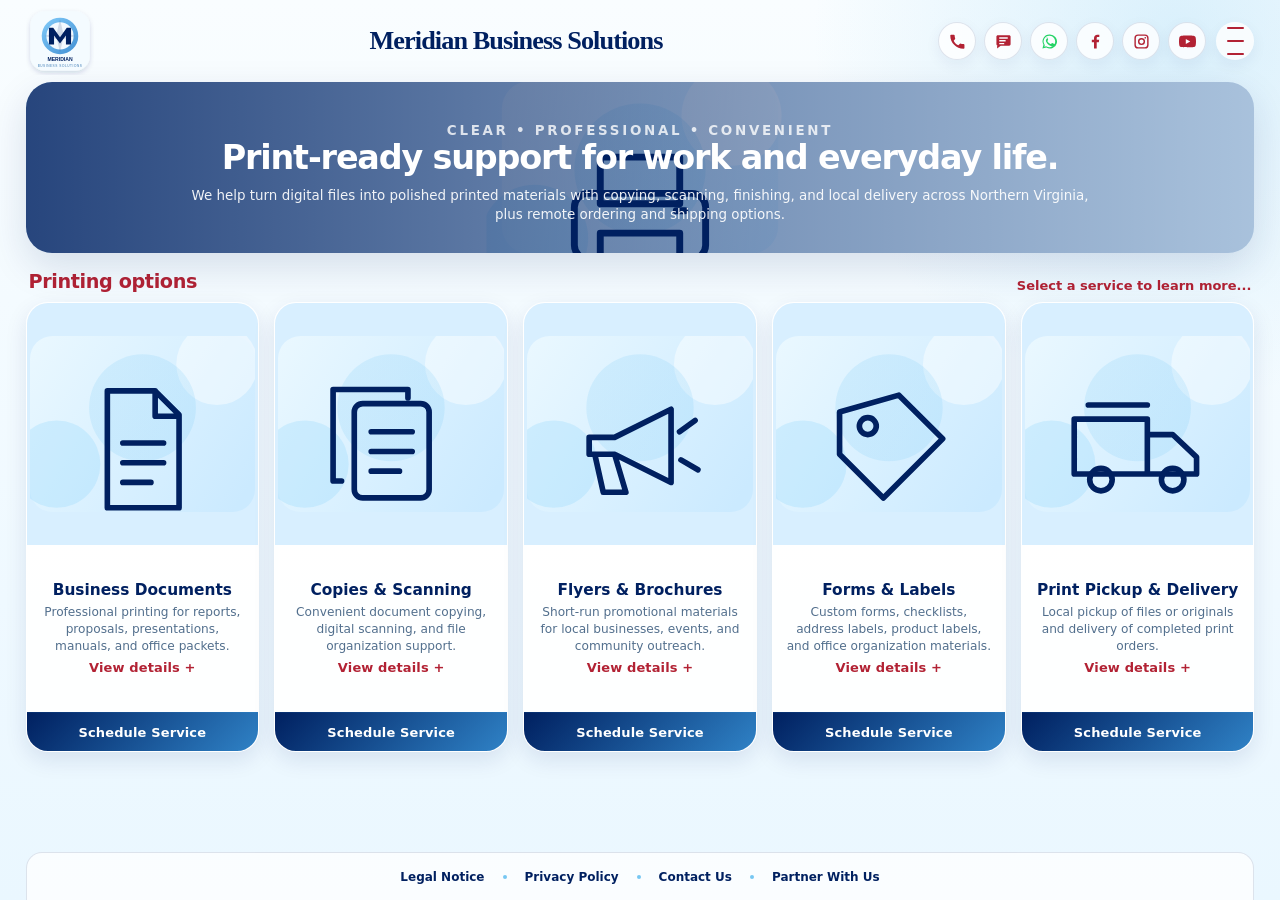
<file: printing.html>
<!DOCTYPE html>

<html lang="en"><head><meta charset="utf-8"/><meta content="width=device-width,initial-scale=1" name="viewport"/><meta content="Professional printing, scanning, finishing, local delivery across Northern Virginia, and remote ordering with shipping." name="description"/><title>Printing Services | Meridian Business Solutions</title><link href="assets/logo.svg" rel="icon" type="image/svg+xml"/><link href="css/styles.css" rel="stylesheet"/></head>
<body class="app-page service-page"><div class="site-shell"><header class="site-header">
<a aria-label="Meridian Business Solutions home" class="brand" href="index.html">
<img alt="Meridian Business Solutions logo" height="160" src="assets/logo.svg" width="160"/>
</a>
<a class="brand-name" href="index.html">Meridian Business Solutions</a>
<div class="header-actions">

<a aria-label="Call Meridian Business Solutions" class="social-link contact-link" href="tel:+17036343365" title="Call (703) 634-3365">
<svg aria-hidden="true" viewBox="0 0 24 24"><path d="M6.6 10.8c1.7 3.3 3.3 4.9 6.6 6.6l2.2-2.2c.3-.3.8-.4 1.2-.2 1.3.4 2.6.7 4 .7.7 0 1.2.5 1.2 1.2V21c0 .7-.5 1.2-1.2 1.2C10.2 22.2 1.8 13.8 1.8 3.5c0-.7.5-1.2 1.2-1.2h3.8c.7 0 1.2.5 1.2 1.2 0 1.4.2 2.7.7 4 .1.4 0 .9-.3 1.2l-1.8 2.1z"></path></svg>
</a>
<a aria-label="Text Meridian Business Solutions" class="social-link contact-link" href="sms:+17036343365" title="Text (703) 634-3365">
<svg aria-hidden="true" viewBox="0 0 24 24"><path d="M4 3h16c1.1 0 2 .9 2 2v11c0 1.1-.9 2-2 2H8l-5 4v-4H4c-1.1 0-2-.9-2-2V5c0-1.1.9-2 2-2zm2 5h12V6H6v2zm0 4h9v-2H6v2zm0 4h7v-2H6v2z"></path></svg>
</a>
<a aria-label="WhatsApp Meridian Business Solutions" class="social-link contact-link" href="https://wa.me/17036343365" rel="noopener noreferrer" target="_blank" title="Message Meridian on WhatsApp">
<svg aria-hidden="true" viewBox="0 0 24 24"><path d="M12 2a9.8 9.8 0 00-8.5 14.7L2 22l5.5-1.4A10 10 0 1012 2zm0 2a8 8 0 016.8 12.2A8 8 0 017.8 19l-.4-.2-2.7.7.7-2.6-.3-.4A8 8 0 0112 4zm-3.4 3.9c-.2 0-.5.1-.7.4-.3.3-1 1-1 2.4s1 2.8 1.2 3c.1.2 2 3.1 5 4.2 2.4 1 2.9.8 3.5.7.5-.1 1.8-.7 2-1.5.3-.8.3-1.4.2-1.5-.1-.2-.3-.3-.7-.5l-2.1-1c-.3-.1-.6-.2-.8.2l-1 1.2c-.2.2-.4.2-.7.1-1-.4-1.9-1-2.7-1.7-.7-.7-1.3-1.5-1.7-2.4-.2-.4 0-.6.1-.7l.5-.6.3-.6c.1-.2.1-.4 0-.6l-1-2.3c-.1-.5-.4-.8-.7-.8h-.4z"></path></svg>
</a>
<a aria-label="Facebook" class="social-link" data-social="facebook" href="#" title="Facebook link coming soon">
<svg aria-hidden="true" viewbox="0 0 24 24"><path d="M13.7 22v-9h3l.5-3.5h-3.5V7.3c0-1 .3-1.8 1.8-1.8h1.9V2.4c-.3 0-1.5-.1-2.8-.1-2.8 0-4.7 1.7-4.7 4.8v2.4H6.8V13h3.1v9h3.8z"></path></svg>
</a>
<a aria-label="Instagram" class="social-link" data-social="instagram" href="#" title="Instagram link coming soon">
<svg aria-hidden="true" viewbox="0 0 24 24"><path d="M7.2 2h9.6A5.2 5.2 0 0122 7.2v9.6a5.2 5.2 0 01-5.2 5.2H7.2A5.2 5.2 0 012 16.8V7.2A5.2 5.2 0 017.2 2zm-.2 2A3 3 0 004 7v10a3 3 0 003 3h10a3 3 0 003-3V7a3 3 0 00-3-3H7zm10.3 1.5a1.2 1.2 0 110 2.4 1.2 1.2 0 010-2.4zM12 7a5 5 0 110 10 5 5 0 010-10zm0 2a3 3 0 100 6 3 3 0 000-6z"></path></svg>
</a>
<a aria-label="YouTube" class="social-link" data-social="youtube" href="#" title="YouTube link coming soon">
<svg aria-hidden="true" viewbox="0 0 24 24"><path d="M23.5 6.2a3 3 0 00-2.1-2.1C19.5 3.6 12 3.6 12 3.6s-7.5 0-9.4.5A3 3 0 00.5 6.2 31 31 0 000 12a31 31 0 00.5 5.8 3 3 0 002.1 2.1c1.9.5 9.4.5 9.4.5s7.5 0 9.4-.5a3 3 0 002.1-2.1A31 31 0 0024 12a31 31 0 00-.5-5.8zM9.6 15.6V8.4l6.3 3.6-6.3 3.6z"></path></svg>
</a>
<button aria-expanded="false" aria-label="Open navigation menu" class="menu-button" type="button"><span></span></button>
<nav aria-label="Main navigation" class="nav-panel">
<a href="index.html">Home</a><a href="notary.html">Notary</a><a href="RON.html">Remote Notary &amp; Printing</a><a href="courier.html">Courier</a><a href="auto.html">Auto Services</a><a aria-current="page" href="printing.html">Printing</a>
</nav>
</div>
</header><main class="main-content"><section class="hero"><img alt="" src="assets/printing-banner.svg"/><div class="hero-content"><p class="eyebrow">Clear • Professional • Convenient</p><h1>Print-ready support for work and everyday life.</h1><p>We help turn digital files into polished printed materials with copying, scanning, finishing, and local delivery across Northern Virginia, plus remote ordering and shipping options.</p></div></section><section class="services-section" id="services"><div class="section-head"><h2>Printing options</h2><p>Select a service to learn more...</p></div><div class="cards-grid"><article class="service-card" data-description="We produce clear, organized business documents in common paper sizes with practical finishing options for everyday office use." data-points="Black-and-white and color options may be available|Stapling, binding, and hole punching can be requested|Final files should be supplied in print-ready PDF format|File format, quantity, paper, finishing, and quality expectations are confirmed before production|Turnaround time and pricing depend on job size, materials, revisions, and delivery needs" data-popup-card="" data-subtitle="Polished office printing" data-title="Business Documents" role="button" tabindex="0"><div class="card-image"><img alt="" loading="eager" src="assets/business-documents.svg"/></div><div class="card-content"><h3>Business Documents</h3><p>Professional printing for reports, proposals, presentations, manuals, and office packets.</p><span class="card-action">View details +</span></div><button class="schedule-button" data-schedule-service="Printing - Business Documents" type="button">Schedule Service</button></article><article class="service-card" data-description="We help clients reproduce documents or convert paper records into organized digital files for storage, email, or business use." data-points="Original documents are handled carefully but should be inventoried|Scanning resolution and file format can be selected|Highly fragile or confidential originals require advance review|File format, quantity, paper, finishing, and quality expectations are confirmed before production|Turnaround time and pricing depend on job size, materials, revisions, and delivery needs" data-popup-card="" data-subtitle="Paper-to-digital and digital-to-paper" data-title="Copies &amp; Scanning" role="button" tabindex="0"><div class="card-image"><img alt="" loading="eager" src="assets/copies-scanning.svg"/></div><div class="card-content"><h3>Copies &amp; Scanning</h3><p>Convenient document copying, digital scanning, and file organization support.</p><span class="card-action">View details +</span></div><button class="schedule-button" data-schedule-service="Printing - Copies &amp; Scanning" type="button">Schedule Service</button></article><article class="service-card" data-description="Create clean, professional flyers and brochures for announcements, services, events, menus, or local promotions." data-points="Client-supplied print-ready files are preferred|Basic layout assistance may be available as an add-on|Paper stock and folding options depend on quantity|File format, quantity, paper, finishing, and quality expectations are confirmed before production|Turnaround time and pricing depend on job size, materials, revisions, and delivery needs" data-popup-card="" data-subtitle="Marketing print materials" data-title="Flyers &amp; Brochures" role="button" tabindex="0"><div class="card-image"><img alt="" loading="eager" src="assets/flyers-brochures.svg"/></div><div class="card-content"><h3>Flyers &amp; Brochures</h3><p>Short-run promotional materials for local businesses, events, and community outreach.</p><span class="card-action">View details +</span></div><button class="schedule-button" data-schedule-service="Printing - Flyers &amp; Brochures" type="button">Schedule Service</button></article><article class="service-card" data-description="We can produce repeat-use forms and labels that help organize office workflows, shipments, records, and customer communications." data-points="Label dimensions and surface use should be specified|Variable names or addresses can be supplied in a spreadsheet|Proof approval is required before larger runs|File format, quantity, paper, finishing, and quality expectations are confirmed before production|Turnaround time and pricing depend on job size, materials, revisions, and delivery needs" data-popup-card="" data-subtitle="Practical custom print pieces" data-title="Forms &amp; Labels" role="button" tabindex="0"><div class="card-image"><img alt="" loading="eager" src="assets/forms-labels.svg"/></div><div class="card-content"><h3>Forms &amp; Labels</h3><p>Custom forms, checklists, address labels, product labels, and office organization materials.</p><span class="card-action">View details +</span></div><button class="schedule-button" data-schedule-service="Printing - Forms &amp; Labels" type="button">Schedule Service</button></article><article class="service-card" data-description="For qualifying orders, we can coordinate local pickup and delivery so clients can complete printing needs without leaving the office or home." data-points="Pickup and delivery area is confirmed before booking|Original documents should be packaged and itemized|Delivery timing depends on order size and production schedule|File format, quantity, paper, finishing, and quality expectations are confirmed before production|Turnaround time and pricing depend on job size, materials, revisions, and delivery needs" data-popup-card="" data-subtitle="Convenient local fulfillment" data-title="Print Pickup &amp; Delivery" role="button" tabindex="0"><div class="card-image"><img alt="" loading="eager" src="assets/print-delivery.svg"/></div><div class="card-content"><h3>Print Pickup &amp; Delivery</h3><p>Local pickup of files or originals and delivery of completed print orders.</p><span class="card-action">View details +</span></div><button class="schedule-button" data-schedule-service="Printing - Print Pickup &amp; Delivery" type="button">Schedule Service</button></article></div></section></main><footer aria-label="Website information" class="site-footer">
<button class="footer-link" data-info-modal="legal" type="button">Legal Notice</button>
<span aria-hidden="true"></span>
<button class="footer-link" data-info-modal="privacy" type="button">Privacy Policy</button>
<span aria-hidden="true"></span>
<button class="footer-link" data-info-modal="contact" type="button">Contact Us</button>
<span aria-hidden="true"></span><button class="footer-link" data-partner-modal="" type="button">Partner With Us</button></footer></div><div aria-hidden="true" class="modal-backdrop" id="service-modal">
<section aria-labelledby="service-modal-title" aria-modal="true" class="modal service-detail-modal" role="dialog">
<div class="modal-top">
<button aria-label="Close details" class="modal-close" type="button">×</button>
<h2 data-modal-title="" id="service-modal-title">Service information</h2>
<p data-modal-subtitle="">Meridian Business Solutions</p>
</div>
<div class="modal-body">
<p data-modal-description=""></p>
<ul data-modal-list=""></ul>
<div class="modal-note">Service availability, pricing, and requirements will be confirmed before your appointment.</div>
</div>
</section>
</div><div aria-hidden="true" class="modal-backdrop" id="info-modal">
<section aria-labelledby="info-modal-title" aria-modal="true" class="modal info-modal" role="dialog">
<div class="modal-top">
<button aria-label="Close information" class="modal-close" type="button">×</button>
<h2 data-info-title="" id="info-modal-title">Website information</h2>
<p data-info-subtitle="">Meridian Business Solutions</p>
</div>
<div class="modal-body info-modal-content" data-info-content=""></div>
</section>
</div><div aria-hidden="true" class="modal-backdrop" id="schedule-modal">
<section aria-labelledby="schedule-modal-title" aria-modal="true" class="modal schedule-modal" role="dialog">
<div class="modal-top">
<button aria-label="Close scheduling form" class="modal-close" type="button">×</button>
<h2 id="schedule-modal-title">Schedule Service</h2>
<p>Tell us what you need, and we’ll be in touch.</p>
</div>
<div class="modal-body">
<form class="schedule-form" id="schedule-form">
<div class="form-grid">
<label class="form-field form-field-full"><span class="field-label">Service</span><input id="schedule-service" name="service" readonly="" type="text"/>
</label>
<label class="form-field"><span class="field-label">Full name <span aria-hidden="true" class="required-mark">*</span></span><input autocomplete="name" name="name" required="" type="text"/>
</label>
<label class="form-field"><span class="field-label">Email address <span aria-hidden="true" class="required-mark">*</span></span><input autocomplete="email" name="email" required="" type="email"/>
</label>
<label class="form-field"><span class="field-label">Phone number</span><input autocomplete="tel" name="phone" type="tel"/>
</label>
<label class="form-field"><span class="field-label">Preferred date</span><input name="date" type="date"/>
</label>
<label class="form-field"><span class="field-label">Preferred time</span><select name="time">
<option value="Flexible">Flexible</option>
<option value="Morning">Morning</option>
<option value="Afternoon">Afternoon</option>
<option value="Evening">Evening</option>
</select>
</label>
<label class="form-field"><span class="field-label">Service location</span><input autocomplete="street-address" name="location" placeholder="City or service address" type="text"/>
</label>
<label class="form-field form-field-full"><span class="field-label">Request details <span aria-hidden="true" class="required-mark">*</span></span><textarea name="details" placeholder="Describe the document, delivery, vehicle, printing job, or other service need." required="" rows="4"></textarea>
</label>
</div>
<button class="form-submit" type="submit">Send Request</button>
<p aria-live="polite" class="form-status" data-form-status=""></p>
</form>
</div>
</section>
</div>
<div aria-hidden="true" class="modal-backdrop" id="partner-modal">
<section aria-labelledby="partner-modal-title" aria-modal="true" class="modal schedule-modal partner-modal" role="dialog">
<div class="modal-top">
<button aria-label="Close partnership form" class="modal-close" type="button">×</button>
<h2 id="partner-modal-title">Partner With Us</h2>
<p>Partner with us, and let’s help one another grow.</p>
</div>
<div class="modal-body">
<form class="schedule-form" id="partner-form">
<div class="form-grid">
<label class="form-field"><span class="field-label">Full name <span aria-hidden="true" class="required-mark">*</span></span><input autocomplete="name" name="name" required="" type="text"/></label>
<label class="form-field"><span class="field-label">Email address <span aria-hidden="true" class="required-mark">*</span></span><input autocomplete="email" name="email" required="" type="email"/></label>
<label class="form-field form-field-full"><span class="field-label">Phone number</span><input autocomplete="tel" name="phone" type="tel"/></label>
<label class="form-field form-field-full"><span class="field-label">Details <span aria-hidden="true" class="required-mark">*</span></span><textarea name="details" placeholder="Tell us about your organization, services, and partnership idea." required="" rows="6"></textarea></label>
</div>
<button class="form-submit" type="submit">Send Request</button>
<p aria-live="polite" class="form-status" data-partner-status=""></p>
</form>
</div>
</section>
</div>
<script src="js/app.js"></script></body></html>
</file>
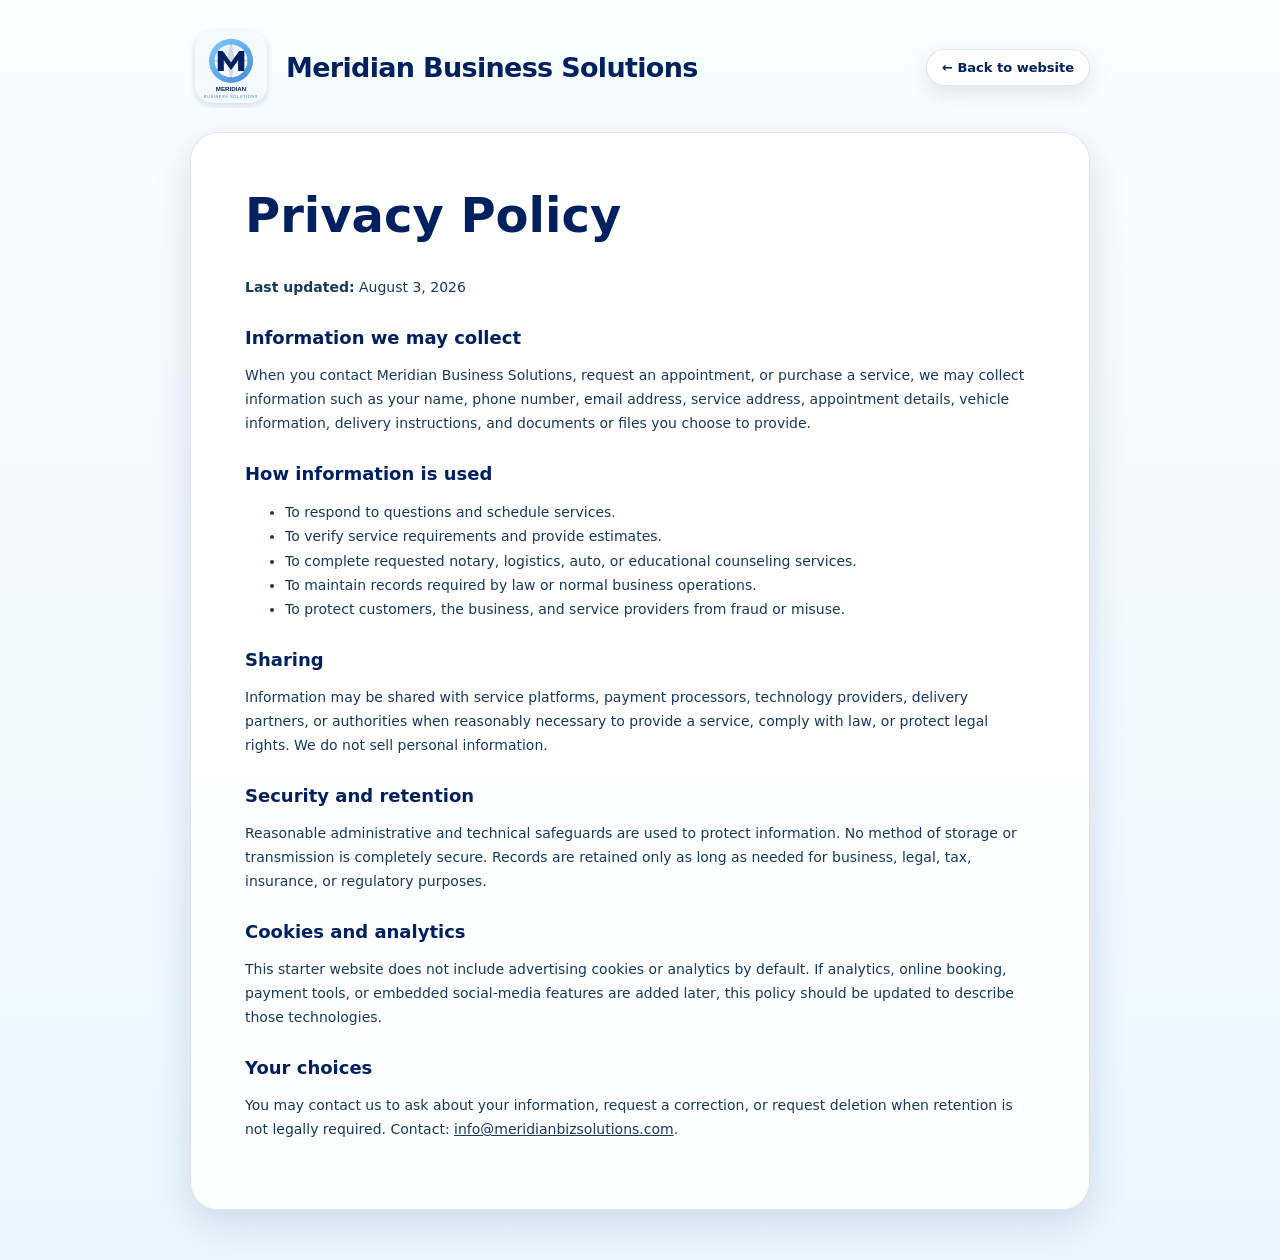
<file: privacy.html>
<!DOCTYPE html>

<html lang="en"><head><meta charset="utf-8"/><meta content="width=device-width,initial-scale=1" name="viewport"/><title>Privacy Policy | Meridian Business Solutions</title><link href="assets/logo.svg" rel="icon" type="image/svg+xml"/><link href="css/styles.css" rel="stylesheet"/></head><body class="legal-page"><div class="legal-wrap"><div class="legal-top"><div class="legal-brand"><a href="index.html"><img alt="Meridian Business Solutions" src="assets/logo.svg"/></a><strong>Meridian Business Solutions</strong></div><a class="back-link" href="index.html">← Back to website</a></div><main class="legal-card"><h1>Privacy Policy</h1><p><strong>Last updated:</strong> August 3, 2026</p><h2>Information we may collect</h2><p>When you contact Meridian Business Solutions, request an appointment, or purchase a service, we may collect information such as your name, phone number, email address, service address, appointment details, vehicle information, delivery instructions, and documents or files you choose to provide.</p><h2>How information is used</h2><ul><li>To respond to questions and schedule services.</li><li>To verify service requirements and provide estimates.</li><li>To complete requested notary, logistics, auto, or educational counseling services.</li><li>To maintain records required by law or normal business operations.</li><li>To protect customers, the business, and service providers from fraud or misuse.</li></ul><h2>Sharing</h2><p>Information may be shared with service platforms, payment processors, technology providers, delivery partners, or authorities when reasonably necessary to provide a service, comply with law, or protect legal rights. We do not sell personal information.</p><h2>Security and retention</h2><p>Reasonable administrative and technical safeguards are used to protect information. No method of storage or transmission is completely secure. Records are retained only as long as needed for business, legal, tax, insurance, or regulatory purposes.</p><h2>Cookies and analytics</h2><p>This starter website does not include advertising cookies or analytics by default. If analytics, online booking, payment tools, or embedded social-media features are added later, this policy should be updated to describe those technologies.</p><h2>Your choices</h2><p>You may contact us to ask about your information, request a correction, or request deletion when retention is not legally required. Contact: <a href="mailto:info@meridianbizsolutions.com">info@meridianbizsolutions.com</a>.</p></main></div></body></html>
</file>
<file: css/styles.css>
:root {
  --navy: #002060;
  --navy-2: #0b3979;
  --sky: #eaf7ff;
  --sky-2: #d8efff;
  --blue: #3f91cf;
  --blue-light: #76c7f2;
  --white: #ffffff;
  --text: #17385f;
  --muted: #526f8d;
  --line: rgba(0, 32, 96, 0.12);
  --shadow: 0 14px 38px rgba(0, 32, 96, 0.13);
  --soft-shadow: 0 8px 22px rgba(0, 32, 96, 0.10);
  --radius: 22px;
}

* { box-sizing: border-box; }
html, body { margin: 0; min-height: 100%; }
body {
  font-family: Inter, ui-sans-serif, system-ui, -apple-system, BlinkMacSystemFont, "Segoe UI", sans-serif;
  color: var(--navy);
  background:
    radial-gradient(circle at 92% 4%, rgba(118, 199, 242, .24), transparent 25%),
    linear-gradient(180deg, #f9fdff 0%, var(--sky) 100%);
}
body.app-page { height: 100vh; overflow: hidden; }
body.modal-open { overflow: hidden; }
a { color: inherit; }
button, input, select, textarea { font: inherit; }
button, a { -webkit-tap-highlight-color: transparent; }

.site-shell {
  width: min(1480px, 100%);
  height: 100%;
  margin: 0 auto;
  display: grid;
  grid-template-rows: 82px minmax(0, 1fr) 48px;
  padding: 0 clamp(14px, 2vw, 30px);
}

.site-header {
  display: grid;
  grid-template-columns: auto minmax(0, 1fr) auto;
  align-items: center;
  gap: clamp(12px, 2vw, 28px);
  position: relative;
  z-index: 30;
}
.brand { display: inline-flex; align-items: center; text-decoration: none; }
.brand img { width: 68px; height: 68px; display: block; }
.brand-name {
  justify-self: center;
  text-decoration: none;
  font-family: 'Cormorant Garamond', serif;
  text-align: center;
  font-size: clamp(19px, 2.05vw, 31px);
  line-height: 1.05;
  letter-spacing: -.035em;
  font-weight: 850;
  color: var(--navy);
}
.header-actions { display: flex; align-items: center; gap: 8px; }
.social-link, .menu-button {
  width: 38px; height: 38px; border-radius: 50%; display: inline-grid; place-items: center;
  color: var(--navy); background: rgba(255,255,255,.80); border: 1px solid var(--line);
  box-shadow: 0 5px 15px rgba(0,32,96,.06); transition: .2s ease;
}
.social-link { color: #B22234; }
.social-link:hover, .menu-button:hover { transform: translateY(-2px); background: var(--white); box-shadow: var(--soft-shadow); }
.social-link:focus-visible, .menu-button:focus-visible, .footer-link:focus-visible, .schedule-button:focus-visible, .form-submit:focus-visible { outline: 3px solid rgba(63,145,207,.35); outline-offset: 2px; }
.social-link svg { width: 17px; height: 17px; fill: currentColor; }
.menu-button { border: 0; cursor: pointer; margin-left: 2px; }
.menu-button span, .menu-button::before, .menu-button::after {
  width: 17px; height: 2px; border-radius: 3px; background: #B22234; content: ""; display: block; transition: .2s ease;
}
.menu-button span { margin: 4px 0; }
.menu-button[aria-expanded="true"] span { opacity: 0; }
.menu-button[aria-expanded="true"]::before { transform: translateY(6px) rotate(45deg); }
.menu-button[aria-expanded="true"]::after { transform: translateY(-6px) rotate(-45deg); }

.nav-panel {
  position: absolute; right: 0; top: 70px; width: min(240px, calc(100vw - 30px));
  padding: 12px; border-radius: 20px; background: rgba(255,255,255,.98); border: 1px solid var(--line);
  box-shadow: var(--shadow); opacity: 0; transform: translateY(-9px) scale(.98); pointer-events: none; transition: .2s ease;
}
.nav-panel.open { opacity: 1; transform: translateY(0) scale(1); pointer-events: auto; }
.nav-panel a { display: flex; align-items: center; justify-content: space-between; gap: 12px; padding: 11px 13px; border-radius: 12px; text-decoration: none; font-weight: 700; font-size: 14px; }
.nav-panel a:hover, .nav-panel a[aria-current="page"] { background: #c9e7f8; color: var(--navy); }

.main-content { min-height: 0; display: grid; grid-template-rows: minmax(132px, 19vh) minmax(0, 1fr); gap: 17px; padding-bottom: 14px; }
.hero {
  position: relative; overflow: hidden; border-radius: 26px; min-height: 0;
  box-shadow: var(--shadow); isolation: isolate; background: var(--sky-2);
}
.hero::after { content: ""; position: absolute; inset: 0; background: linear-gradient(90deg, rgba(0,32,96,.82), rgba(0,32,96,.44) 58%, rgba(0,32,96,.22)); z-index: 1; }
.hero img { width: 100%; height: 100%; object-fit: contain; object-position: center; display: block; transform: scale(1.01); }
.hero-content { position: absolute; inset: 0; z-index: 2; display: flex; flex-direction: column; align-items: center; justify-content: center; text-align: center; color: #fff; padding: 22px; } 
/*.hero-content { position: absolute; inset: 0; z-index: 2; display: flex; flex-direction: column; align-items: center; justify-content: center; text-align: center; color: var(--navy-2); padding: 22px; } */
.eyebrow { margin: 0 0 8px; font-size: clamp(10px, .8vw, 12px); text-transform: uppercase; letter-spacing: .2em; font-weight: 800; opacity: .86; }
.hero h1 { margin: 0; font-size: clamp(20px, calc(3vw - 5px), 41px); line-height: 1.03; letter-spacing: -.035em; max-width: 900px; }
.hero p { margin: 11px auto 0; max-width: 920px; font-size: clamp(12px, 1.05vw, 17px); line-height: 1.45; color: rgba(255,255,255,.92); }

.services-section { min-height: 0; display: grid; grid-template-rows: auto minmax(0,1fr); gap: 9px; }
.section-head { display: flex; align-items: end; justify-content: space-between; gap: 20px; padding: 0 3px; }
.section-head h2 { margin: 0; font-size: clamp(16px, 1.5vw, 23px); color:#B22234; letter-spacing: -.02em; }
.section-head p { margin: 0; font-size: 13px; color: #B22234; font-weight: 700; }
.cards-grid { min-height: 0; display: grid; grid-template-columns: repeat(5, minmax(0,1fr)); align-items: start; gap: clamp(10px, 1.2vw, 18px); }
.service-card {
  min-width: 0;
  width: 100%;
  height: min(100%, clamp(390px, 50vh, 455px));
  display: flex;
  flex-direction: column;
  overflow: hidden;
  border-radius: var(--radius);
  background: rgba(255,255,255,.94);
  border: 1px solid rgba(255,255,255,.95);
  box-shadow: var(--soft-shadow);
  text-decoration: none;
  cursor: pointer;
  transition: transform .22s ease, box-shadow .22s ease, border-color .22s ease;
}
.service-card:hover, .service-card:focus-visible, .service-card:focus-within { transform: translateY(-5px); box-shadow: var(--shadow); border-color: rgba(63,145,207,.42); outline: none; }
.card-main { flex: 1 1 auto; min-height: 0; display: flex; flex-direction: column; text-decoration: none; color: inherit; }
.card-main:focus-visible { outline: none; }
.service-card[data-popup-card] .card-content { cursor: pointer; }
.service-card > .card-image, .card-main > .card-image { flex: 0 0 54%; min-height: 0; }
.card-image { overflow: hidden; background: var(--sky-2); padding: 3px; }
.card-image img { width: 100%; height: 100%; display: block; object-fit: contain; transition: transform .35s ease; object-position: center; }
.service-card:hover .card-image img, .service-card:focus-within .card-image img { transform: scale(1.015); }
.service-card > .card-content, .card-main > .card-content { flex: 1 1 auto; min-height: 0; }
.card-content { padding: 8px clamp(10px, 1vw, 15px) 7px; display: flex; flex-direction: column; justify-content: center; align-items: center; text-align: center; }
.card-content h3 { margin: 0 0 4px; font-size: clamp(15px, 1.2vw, 19px); line-height: 1.15; }
.card-content p { margin: 0; color: var(--muted); font-size: clamp(12px, .95vw, 14.5px); line-height: 1.38; min-height: calc(1.38em * 3); max-height: calc(1.38em * 3); display: -webkit-box; -webkit-line-clamp: 3; -webkit-box-orient: vertical; overflow: hidden; }
.card-action { margin-top: 6px; font-size: 13px; font-weight: 800; color: #B22234; letter-spacing: .01em; }
.schedule-button {
  flex: 0 0 39px;
  width: 100%;
  border: 0;
  border-top: 1px solid rgba(0,32,96,.09);
  background: linear-gradient(135deg, var(--navy), #2f82c6);
  color: #FFFFFF;
  font-weight: 800;
  font-size: 13px;
  letter-spacing: .01em;
  cursor: pointer;
  transition: filter .2s ease, letter-spacing .2s ease;
}
.schedule-button:hover { filter: brightness(1.08); letter-spacing: .025em; }

.site-footer { border-radius: 16px 16px 0 0; white-space: nowrap; background: rgba(255,255,255,.76); border: 1px solid var(--line); border-bottom: 0; display: flex; align-items: center; justify-content: center; gap: 16px; font-size: 12px; color: var(--muted); }
.footer-link { border: 0; padding: 5px 2px; background: transparent; text-decoration: none; font-weight: 750; color: var(--navy); cursor: pointer; }
.footer-link:hover { text-decoration: underline; }
.site-footer span { width: 4px; height: 4px; border-radius: 50%; background: var(--blue-light); }

.modal-backdrop { position: fixed; inset: 0; z-index: 80; display: grid; place-items: center; padding: 20px; background: rgba(0,20,60,.55); backdrop-filter: blur(8px); opacity: 0; pointer-events: none; transition: .2s ease; }
.modal-backdrop.open { opacity: 1; pointer-events: auto; }
.modal {
  width: min(740px, 100%);
  max-height: min(84vh, 780px);
  display: grid;
  grid-template-rows: auto minmax(0, 1fr);
  border-radius: 26px;
  background: #fff;
  box-shadow: 0 30px 80px rgba(0,20,60,.28);
  overflow: hidden;
  transform: translateY(14px) scale(.98);
  transition: .22s ease;
}
.modal-backdrop.open .modal { transform: translateY(0) scale(1); }
.info-modal { width: min(860px, 100%); }
.schedule-modal { width: min(780px, 100%); }
.partner-modal { width: min(700px, 100%); }
.modal-top { min-height: 104px; padding: 24px 72px 22px 28px; color: #fff; background: linear-gradient(135deg, var(--navy), #2f82c6); position: relative; }
.modal-top h2 { margin: 0 0 6px; font-size: 25px;}
.modal-top p { margin: 0; opacity: .86; font-size: 13px; }
.modal-close { position: absolute; right: 18px; top: 18px; width: 38px; height: 38px; border: 1px solid rgba(255,255,255,.28); color: #fff; background: rgba(255,255,255,.13); border-radius: 50%; font-size: 25px; line-height: 1; cursor: pointer; }
.modal-body { min-height: 0; overflow-y: auto; padding: 26px 30px 30px; scrollbar-color: var(--blue-light) transparent; }
.service-detail-modal .modal-body > p { margin: 0 0 18px; color: var(--text); line-height: 1.7; font-size: 16px; }
.service-detail-modal .modal-body ul { margin: 0; padding-left: 22px; color: var(--muted); font-size: 15px; line-height: 1.78; }
.service-detail-modal .modal-body li + li { margin-top: 5px; }
.modal-note { margin-top: 20px; border-radius: 13px; padding: 14px 16px; background: var(--sky); color: var(--navy); font-size: 14px; line-height: 1.5; font-weight: 700; }

.info-modal-content { color: var(--text); font-size: 15px; line-height: 1.72; }
.info-modal-content h3 { margin: 23px 0 7px; color: var(--navy); font-size: 18px; }
.info-modal-content h3:first-child { margin-top: 0; }
.info-modal-content p { margin: 0 0 12px; }
.info-modal-content ul { margin: 0 0 14px; padding-left: 22px; }
.info-modal-content a { color: var(--navy); font-weight: 800; }
.info-callout { padding: 14px 16px; margin: 18px 0 0; border-radius: 14px; background: var(--sky); color: var(--navy); font-weight: 700; }
.contact-grid { display: grid; grid-template-columns: repeat(2, minmax(0,1fr)); gap: 12px; margin: 18px 0; }
.contact-item { border: 1px solid var(--line); border-radius: 15px; background: #fafdff; padding: 15px; }
.contact-item strong { display: block; margin-bottom: 5px; color: var(--navy); }
.placeholder { background: #fff4cc; border-radius: 6px; padding: 1px 5px; }

.schedule-form { color: var(--text); }
.form-grid { display: grid; grid-template-columns: repeat(2, minmax(0,1fr)); gap: 15px; }
.form-field { display: grid; gap: 7px; color: var(--navy); font-size: 13px; font-weight: 800; }
.field-label { display: inline-flex; align-items: baseline; gap: 2px; }
.required-mark { color: #c62828; font-size: 1.08em; line-height: 1; font-weight: 900; }
.form-field-full { grid-column: 1 / -1; }
.form-field input, .form-field select, .form-field textarea {
  width: 100%;
  border: 1px solid rgba(0,32,96,.18);
  border-radius: 12px;
  background: #fbfdff;
  color: var(--text);
  padding: 11px 12px;
  font-size: 15px;
  font-weight: 500;
  outline: none;
  transition: border-color .2s ease, box-shadow .2s ease;
}
.form-field textarea { resize: vertical; min-height: 104px; }
.form-field input:focus, .form-field select:focus, .form-field textarea:focus { border-color: var(--blue); box-shadow: 0 0 0 4px rgba(63,145,207,.13); }
.form-field input[readonly] { background: var(--sky); color: var(--navy); font-weight: 750; }
.form-submit { width: 100%; margin-top: 18px; border: 0; border-radius: 13px; padding: 13px 16px; color: #fff; background: linear-gradient(135deg, var(--navy), #2f82c6); font-weight: 850; cursor: pointer; }
.form-submit:hover { filter: brightness(1.07); }
.form-help { margin: 12px 0 0; color: var(--muted); font-size: 13px; line-height: 1.5; text-align: center; }
.form-status { min-height: 20px; margin: 6px 0 0; color: var(--navy); font-size: 13px; font-weight: 750; text-align: center; }
.form-status.form-status-success { color: #1f5e2e; }
.form-status.form-status-error { color: #a5322a; }

.legal-page { min-height: 100vh; padding: 26px 18px 50px; background: linear-gradient(180deg,#f8fdff,var(--sky)); }
.legal-wrap { width: min(900px,100%); margin: 0 auto; }
.legal-top { display: flex; align-items: center; justify-content: space-between; margin-bottom: 24px; gap: 20px; }
.legal-brand { display: flex; align-items: center; gap: 14px; }
.legal-brand img { width: 82px; height: 82px; display: block; }
.legal-brand strong { font-size: clamp(18px, 2.7vw, 27px); letter-spacing: -.025em; }
.back-link { border-radius: 999px; background: #fff; border: 1px solid var(--line); padding: 10px 15px; text-decoration: none; font-weight: 800; font-size: 13px; box-shadow: var(--soft-shadow); }
.legal-card { background: rgba(255,255,255,.94); border: 1px solid var(--line); border-radius: 28px; box-shadow: var(--shadow); padding: clamp(26px,5vw,54px); }
.legal-card h1 { margin-top: 0; font-size: clamp(30px,5vw,48px); }
.legal-card h2 { margin-top: 28px; font-size: 18px; }
.legal-card p, .legal-card li { color: var(--text); line-height: 1.72; font-size: 14px; }

@media (max-width: 900px) {
  .site-shell { grid-template-rows: 72px minmax(0,1fr) 44px; }
  .brand img { width: 60px; height: 60px; }
  .brand-name { font-size: clamp(16px, 3vw, 24px); }
  .main-content { grid-template-rows: minmax(132px, 22vh) minmax(0,1fr); gap: 12px; padding-bottom: 10px; }
  .cards-grid { display: flex; overflow-x: auto; scroll-snap-type: x mandatory; padding: 2px 1px 10px; scrollbar-width: thin; }
  .service-card { min-width: min(270px, 78vw); width: min(270px, 78vw); height: min(100%, 420px); scroll-snap-align: start; }
  .section-head p { display: none; }
}

@media (max-width: 640px) {
  body.app-page { min-height: 100svh; height: 100svh; }
  .site-shell { padding: 0 10px; grid-template-rows: 66px minmax(0,1fr) 42px; }
  .site-header { gap: 6px; }
  .brand img { width: 52px; height: 52px; }
  .brand-name { font-size: clamp(11px, 3.4vw, 15px); line-height: 1.08; }
  .header-actions { gap: 5px; }
  .social-link { width: 31px; height: 31px; }
  .social-link svg { width: 14px; height: 14px; }
  .menu-button { width: 34px; height: 34px; }
  .main-content { grid-template-rows: minmax(140px, 24vh) minmax(0,1fr); }
  .hero { border-radius: 20px; }
  .hero-content { padding: 17px; }
  .hero h1 { font-size: clamp(18px, calc(8vw - 5px), 27px); }
  .hero p { font-size: 11px; }
  .cards-grid { gap: 10px; }
  .service-card { min-width: 78vw; width: 78vw; height: min(100%, 400px); border-radius: 18px; }
  .card-content { padding: 7px 10px 6px; }
  .card-content p { font-size: 12px; }
  .card-action, .schedule-button { font-size: 12px; }
  .site-footer { gap: 4px; font-size: 8.5px; }
  .modal-backdrop { padding: 10px; }
  .modal { border-radius: 20px; max-height: 90svh; }
  .modal-top { min-height: 94px; padding: 21px 62px 18px 21px; }
  .modal-top h2 { font-size: 22px; }
  .modal-body { padding: 21px; }
  .service-detail-modal .modal-body > p { font-size: 15px; }
  .service-detail-modal .modal-body ul, .info-modal-content { font-size: 14px; }
  .form-grid, .contact-grid { grid-template-columns: 1fr; }
  .form-field-full { grid-column: auto; }
  .legal-top { align-items: flex-start; }
  .legal-brand strong { font-size: 16px; }
  .legal-brand img { width: 60px; height: 60px; }
}

@media (max-width: 360px) {
  .site-shell { padding: 0 7px; }
  .brand img { width: 46px; height: 46px; }
  .brand-name { font-size: 10.5px; }
  .social-link { width: 28px; height: 28px; }
  .menu-button { width: 31px; height: 31px; }
  .site-footer { gap: 4px; font-size: 8.5px; }
}

@media (max-height: 680px) and (min-width: 901px) {
  .site-shell { grid-template-rows: 68px minmax(0,1fr) 40px; }
  .brand img { width: 58px; height: 58px; }
  .brand-name { font-size: 22px; }
  .main-content { grid-template-rows: minmax(132px, 19vh) minmax(0,1fr); gap: 10px; padding-bottom: 8px; }
  .hero h1 { font-size: 24px; }
  .hero p { margin-top: 7px; font-size: 12px; }
  .section-head { display: none; }
  .services-section { grid-template-rows: minmax(0,1fr); }
  .service-card { height: min(100%, 350px); }
  .card-content h3 { margin-bottom: 3px; }
  .card-action { margin-top: 4px; }
  .schedule-button { flex-basis: 35px; }
}


/* Notary credentials */
.notary-page .main-content { grid-template-rows: minmax(132px, 19vh) minmax(0, 1fr); }
.notary-page .services-section { grid-template-rows: auto minmax(0, 1fr) auto; gap: 8px; }
.notary-credentials {
  min-height: 70px;
  display: flex;
  align-items: center;
  justify-content: center;
  gap: 18px;
  padding: 2px 10px 4px;
}
.notary-credentials img {
  width: 68px;
  height: 68px;
  object-fit: contain;
  border-radius: 10px;
  filter: drop-shadow(0 7px 9px rgba(0, 32, 96, .18));
}
@media (max-width: 900px) {
  .notary-page .main-content { grid-template-rows: minmax(132px, 22vh) minmax(0, 1fr); }
  .notary-credentials { min-height: 62px; gap: 15px; }
  .notary-credentials img { width: 60px; height: 60px; }
}
@media (max-width: 640px) {
  .notary-page .main-content { grid-template-rows: minmax(140px, 24vh) minmax(0, 1fr); }
  .notary-credentials { min-height: 54px; gap: 12px; padding-bottom: 2px; }
  .notary-credentials img { width: 52px; height: 52px; }
}

@media (max-width: 420px) {
  .header-actions { gap: 4px; }
  .social-link { width: 27px; height: 27px; }
  .social-link svg { width: 13px; height: 13px; }
}


/* V5 credential / recognition strips */
.credential-page .main-content { grid-template-rows: minmax(132px, 19vh) minmax(0, 1fr); }
.credential-page .services-section { grid-template-rows: auto minmax(0, 1fr) auto; gap: 8px; }
.credential-strip {
  min-height: 70px;
  display: flex;
  align-items: center;
  justify-content: center;
  gap: 18px;
  padding: 2px 10px 4px;
}
.credential-strip img {
  width: 68px;
  height: 68px;
  object-fit: contain;
  border-radius: 10px;
  background: #fff;
  filter: drop-shadow(0 7px 9px rgba(0, 32, 96, .18));
}
.credential-link {
  display: inline-flex;
  border-radius: 10px;
  text-decoration: none;
}
.credential-link:focus-visible { outline: 3px solid rgba(178,34,52,.28); outline-offset: 3px; }
@media (max-width: 900px) {
  .credential-page .main-content { grid-template-rows: minmax(132px, 22vh) minmax(0, 1fr); }
  .credential-strip { min-height: 62px; gap: 15px; }
  .credential-strip img { width: 60px; height: 60px; }
}
@media (max-width: 640px) {
  .credential-page .main-content { grid-template-rows: minmax(140px, 24vh) minmax(0, 1fr); }
  .credential-strip { min-height: 54px; gap: 12px; padding-bottom: 2px; }
  .credential-strip img { width: 52px; height: 52px; }
}

/* V5.1: compact home-page testimonials */
.home-page .main-content {
  grid-template-rows: minmax(132px, 19vh) auto minmax(42px, 1fr);
  gap: 10px;
  padding-bottom: 8px;
}
.home-page .services-section { align-self: start; }
.home-page .service-card { height: clamp(390px, 50vh, 455px); }

.testimonials-strip {
  width: min(1188px, 100%);
  height: 42px;
  justify-self: center;
  align-self: center;
  display: flex;
  align-items: center;
  justify-content: center;
  gap: 12px;
  padding: 0 16px;
  border: 1px solid var(--line);
  border-radius: 14px;
  background: rgba(255,255,255,.86);
  box-shadow: 0 5px 15px rgba(0,32,96,.06);
  overflow: hidden;
}
.testimonials-strip h2 {
  flex: 0 0 auto;
  margin: 0;
  color: #B22234;
  font-size: 13px;
  line-height: 1;
  letter-spacing: .01em;
}
.testimonial-ticker {
  min-width: 0;
  display: flex;
  align-items: center;
  justify-content: center;
  gap: 7px;
  color: var(--text);
  font-size: 12.5px;
  line-height: 1.2;
  white-space: nowrap;
  overflow: hidden;
}
.testimonial-ticker-text {
  min-width: 0;
  overflow: hidden;
  text-overflow: ellipsis;
  font-style: italic;
}
.testimonial-ticker-text.ticker-exit { animation: testimonialTickerExit .34s ease both; }
.testimonial-ticker-text.ticker-enter { animation: testimonialTickerEnter .38s ease both; }
.testimonial-more {
  flex: 0 0 auto;
  color: #B22234;
  font-weight: 800;
  text-decoration: underline;
  text-underline-offset: 2px;
}
.testimonial-more:hover { text-decoration-thickness: 2px; }

@keyframes testimonialTickerExit {
  from { opacity: 1; transform: translateY(0); }
  to { opacity: 0; transform: translateY(-115%); }
}
@keyframes testimonialTickerEnter {
  from { opacity: 0; transform: translateY(115%); }
  to { opacity: 1; transform: translateY(0); }
}

.testimonials-modal { width: min(1000px, 100%); max-height: min(88vh, 820px); }
.testimonials-modal-body {
  min-height: 0;
  display: grid;
  grid-template-rows: auto minmax(0, 1fr);
  gap: 12px;
  padding: 18px 22px 22px;
  overflow: hidden;
}
.testimonial-tabs {
  display: grid;
  grid-template-columns: repeat(5, minmax(0, 1fr));
  gap: 8px;
}
.testimonial-tab {
  min-height: 54px;
  padding: 8px 7px;
  border-radius: 13px;
  border: 1px solid var(--line);
  background: #fff;
  box-shadow: 0 4px 12px rgba(0,32,96,.06);
  color: var(--navy);
  font-size: 11.5px;
  line-height: 1.2;
  font-weight: 800;
  cursor: pointer;
  transition: transform .18s ease, background .18s ease, border-color .18s ease;
}
.testimonial-tab:hover { transform: translateY(-2px); border-color: rgba(178,34,52,.28); }
.testimonial-tab[aria-selected="true"] {
  color: #B22234;
  background: rgba(178,34,52,.06);
  border-color: rgba(178,34,52,.32);
}
.testimonial-tab:focus-visible { outline: 3px solid rgba(178,34,52,.18); outline-offset: 2px; }
.testimonial-panel {
  min-height: 0;
  overflow-y: auto;
  padding: 2px 6px 4px 2px;
  scrollbar-color: var(--blue-light) transparent;
}
.testimonial-list { display: grid; gap: 10px; }
.testimonial-item {
  padding: 13px 15px;
  border-radius: 14px;
  background: linear-gradient(180deg, #ffffff, #f8fcff);
  border: 1px solid var(--line);
  box-shadow: 0 4px 12px rgba(0,32,96,.05);
}
.testimonial-item blockquote {
  margin: 0 0 8px;
  color: var(--text);
  font-size: 13.5px;
  line-height: 1.52;
}
.testimonial-item footer {
  color: #B22234;
  font-size: 11.5px;
  font-weight: 800;
}

@media (max-width: 900px) {
  .home-page .main-content { grid-template-rows: minmax(132px, 22vh) auto minmax(42px, 1fr); gap: 8px; }
  .home-page .service-card { height: 420px; }
  .testimonials-strip { padding: 0 10px; gap: 8px; }
  .testimonials-strip h2 { font-size: 12px; }
  .testimonial-ticker { font-size: 11.5px; }
  .testimonial-tabs { grid-template-columns: repeat(5, minmax(92px, 1fr)); overflow-x: auto; padding-bottom: 4px; }
}

@media (max-width: 640px) {
  .home-page .main-content { grid-template-rows: minmax(140px, 24vh) minmax(0, 1fr) 40px; gap: 7px; }
  .home-page .service-card { height: min(100%, 400px); }
  .testimonials-strip { height: 40px; border-radius: 12px; justify-content: flex-start; }
  .testimonials-strip h2 { font-size: 11px; }
  .testimonial-ticker { justify-content: flex-start; font-size: 10.5px; gap: 5px; }
  .testimonial-more { font-size: 10.5px; }
  .testimonials-modal-body { padding: 14px 14px 16px; gap: 9px; }
  .testimonial-tabs { grid-template-columns: repeat(5, 105px); }
  .testimonial-tab { min-height: 48px; font-size: 10.5px; }
  .testimonial-item { padding: 11px 12px; }
  .testimonial-item blockquote { font-size: 12.5px; }
}

@media (max-height: 680px) and (min-width: 901px) {
  .home-page .main-content { grid-template-rows: minmax(132px, 19vh) auto minmax(38px, 1fr); gap: 7px; padding-bottom: 5px; }
  .home-page .service-card { height: 350px; }
  .testimonials-strip { height: 38px; }
}

@media (prefers-reduced-motion: reduce) {
  .testimonial-ticker-text.ticker-exit,
  .testimonial-ticker-text.ticker-enter { animation: none; }
}


/* V5.1 Mobile Oil Change pricing */
.oil-pricing-description {
  margin-bottom: 18px !important;
}
.oil-pricing-intro {
  display: block;
  margin-bottom: 16px;
  color: var(--text);
}
.oil-pricing-options {
  display: grid;
  grid-template-columns: repeat(2, minmax(0, 1fr));
  gap: 14px;
}
.oil-pricing-option {
  display: flex;
  min-height: 150px;
  flex-direction: column;
  justify-content: center;
  gap: 7px;
  padding: 16px 17px;
  border: 1px solid rgba(47,130,198,.2);
  border-radius: 15px;
  background: linear-gradient(180deg, #f8fcff 0%, #eef7ff 100%);
  color: var(--muted);
  line-height: 1.45;
}
.oil-pricing-option strong {
  color: var(--navy);
  font-size: 15px;
}
.oil-price {
  display: block;
  margin-top: 2px;
  color: #B22234;
  font-family: "Segoe Print", "Bradley Hand", "Comic Sans MS", cursive;
  font-size: 30px;
  font-weight: 800;
  line-height: 1;
  letter-spacing: .3px;
}
.oil-includes-list::before {
  content: "Includes";
  display: block;
  margin: 2px 0 10px -22px;
  color: var(--navy);
  font-size: 16px;
  font-weight: 800;
}
.oil-includes-list .oil-service-discount {
  color: #B22234;
  font-weight: 800;
}
@media (max-width: 620px) {
  .oil-pricing-options { grid-template-columns: 1fr; }
  .oil-pricing-option { min-height: 0; }
  .oil-price { font-size: 27px; }
}


/* V5 secure document upload: isolated styles */
.upload-modal { width: min(820px, 100%); }
.upload-summary { margin: 0 0 20px; padding: 16px 18px; border-radius: 14px; background: var(--sky); color: var(--text); }
.upload-summary p { margin: 0 0 9px; font-size: 15px; line-height: 1.6; }
.upload-summary ul { margin: 0; padding-left: 21px; color: var(--muted); font-size: 14px; line-height: 1.65; }
.upload-file-field input[type="file"] { padding: 11px 12px; background: #fff; }
.field-help { display: block; margin-top: 7px; color: var(--muted); font-size: 12px; line-height: 1.45; }
.selected-files { display: block; min-height: 18px; margin-top: 5px; color: var(--navy); font-size: 12px; font-weight: 700; }
.form-honeypot { display: none !important; position: absolute !important; left: -10000px !important; width: 1px !important; height: 1px !important; opacity: 0 !important; pointer-events: none !important; }
[data-document-upload-card] { cursor: pointer; }

/* V5 service refinements */
.service-trust-strip {
  display: flex; flex-wrap: wrap; justify-content: center; align-items: center; gap: 9px;
  margin: 14px auto 10px; padding: 0 12px;
}
.service-trust-strip span {
  display: inline-flex; align-items: center; justify-content: center; min-height: 30px;
  padding: 6px 12px; border: 1px solid rgba(178,34,52,.22); border-radius: 999px;
  background: rgba(255,255,255,.9); color: #002060; box-shadow: 0 4px 12px rgba(0,32,96,.06);
  font-size: 12px; font-weight: 800; letter-spacing: .01em;
}
.upload-file-field input[type="file"]::file-selector-button {
  margin-right: 12px; border: 0; border-radius: 11px; padding: 10px 14px;
  color: #fff; background: linear-gradient(135deg, var(--navy), #2f82c6);
  font: inherit; font-size: 13px; font-weight: 800; cursor: pointer;
  transition: filter .18s ease, transform .18s ease;
}
.upload-file-field input[type="file"]::file-selector-button:hover { filter: brightness(1.08); }
.upload-file-field input[type="file"]::-webkit-file-upload-button {
  margin-right: 12px; border: 0; border-radius: 11px; padding: 10px 14px;
  color: #fff; background: linear-gradient(135deg, var(--navy), #2f82c6);
  font: inherit; font-size: 13px; font-weight: 800; cursor: pointer;
}
@media (max-width: 620px) {
  .service-trust-strip { gap: 7px; margin-top: 11px; }
  .service-trust-strip span { font-size: 11px; padding: 5px 10px; }
}


/* V5 credential and contact refinements */
.social-link[href^="https://wa.me/"] { color: #25D366; }
.social-link[href^="https://wa.me/"]:hover { color: #128C7E; }

.service-trust-strip { gap: 10px; }
.service-trust-strip .service-trust-badge {
  display: inline-flex; align-items: center; justify-content: center; min-height: 32px;
  padding: 7px 15px; border: 1px solid rgba(0,32,96,.16); border-radius: 10px;
  background: linear-gradient(180deg, #ffffff 0%, #edf6ff 100%);
  color: #002060; box-shadow: 0 5px 14px rgba(0,32,96,.10);
  font-size: 12px; font-weight: 800; letter-spacing: .015em; white-space: nowrap;
}

.notary-credentials .credential-link, .credential-strip .credential-link {
  display: inline-flex; align-items: center; justify-content: center;
  border-radius: 10px; text-decoration: none; background: transparent;
}
.notary-credentials .nsa-profile-badge, .credential-strip .nsa-profile-badge {
  background: transparent !important; mix-blend-mode: multiply;
}

/* Custom document picker button: keep the native input accessible but visually hidden */
.upload-file-field .file-picker-row {
  position: relative; display: flex; align-items: center; gap: 12px; min-height: 42px; flex-wrap: wrap;
}
.upload-file-field .native-file-input {
  position: absolute !important; width: 1px !important; height: 1px !important;
  padding: 0 !important; margin: 0 !important; opacity: 0 !important; overflow: hidden !important;
  clip: rect(0 0 0 0) !important; clip-path: inset(50%) !important; white-space: nowrap !important;
}
.upload-file-field .file-picker-button {
  display: inline-flex; align-items: center; justify-content: center;
  min-height: 40px; padding: 10px 17px; border: 0; border-radius: 12px;
  color: #fff; background: linear-gradient(135deg, var(--navy), #2f82c6);
  box-shadow: 0 7px 16px rgba(0,32,96,.14); font-size: 13px; font-weight: 850;
  cursor: pointer; transition: filter .18s ease, transform .18s ease;
}
.upload-file-field .file-picker-button:hover { filter: brightness(1.08); transform: translateY(-1px); }
.upload-file-field .native-file-input:focus-visible + .file-picker-button {
  outline: 3px solid rgba(63,145,207,.35); outline-offset: 2px;
}
.upload-file-field .selected-files { margin: 0; min-height: auto; font-weight: 700; color: var(--muted); }
@media (max-width: 620px) {
  .service-trust-strip .service-trust-badge { font-size: 11px; padding: 6px 11px; min-height: 29px; }
  .upload-file-field .file-picker-row { align-items: flex-start; flex-direction: column; gap: 7px; }
}


/* V5 pricing, trust-line, and service-detail refinements */
.service-trust-line.service-signature {
  width: min(900px, calc(100% - 24px));
  margin: 14px auto 11px;
  padding: 5px 12px 3px;
  text-align: center;
}
.service-signature .trust-script {
  color: #B22234;
  font-family: "Segoe Script", "Brush Script MT", "Lucida Handwriting", cursive;
  font-size: 20px;
  font-weight: 600;
  line-height: 1.25;
  letter-spacing: .005em;
}
.service-signature .trust-ornament {
  display: flex; align-items: center; justify-content: center; gap: 10px;
  width: min(480px, 78%); margin: 3px auto 2px; color: #B22234;
}
.service-signature .trust-ornament span {
  display: block; height: 1px; flex: 1; background: rgba(178,34,52,.72);
}
.service-signature .trust-ornament b {
  color: #B22234; font-size: 10px; line-height: 1; letter-spacing: 3px; font-weight: 700;
}
.service-signature .trust-values {
  color: #002060;
  font-family: Georgia, "Times New Roman", serif;
  font-size: 12.5px;
  font-weight: 700;
  line-height: 1.35;
  letter-spacing: .01em;
}
.service-signature .trust-values i {
  margin: 0 6px; color: #B22234; font-style: normal;
}
.oil-price sup {
  position: relative;
  top: -.2em;
  margin-left: 1px;
  font-size: .52em;
  line-height: 0;
  vertical-align: super;
  letter-spacing: 0;
}
.fluid-pricing-description {
  margin-bottom: 18px !important;
}
.fluid-pricing-description .oil-pricing-intro {
  color: var(--text);
}
.fluid-includes-list::before {
  content: "Service details";
  display: block;
  margin: 2px 0 10px -22px;
  color: var(--navy);
  font-size: 16px;
  font-weight: 800;
}
@media (max-width: 620px) {
  .service-trust-line.service-signature { margin-top: 10px; }
  .service-signature .trust-script { font-size: 17px; }
  .service-signature .trust-ornament { width: min(390px, 88%); gap: 7px; }
  .service-signature .trust-values { font-size: 11px; }
  .service-signature .trust-values i { margin: 0 4px; }
}


/* V5 Option 5 full-width service signature treatment */
.option-five-signature {
  width: min(1040px, calc(100% - 28px)) !important;
  margin: 16px auto 12px !important;
  padding: 9px 20px 10px !important;
  border: 1px solid rgba(0,32,96,.08);
  border-radius: 14px;
  background: rgba(255,255,255,.96);
  box-shadow: 0 5px 17px rgba(0,32,96,.08);
}
.option-five-signature .trust-title-row {
  display: grid;
  grid-template-columns: minmax(58px, 110px) minmax(0, 1fr) minmax(58px, 110px);
  align-items: center;
  gap: 14px;
}
.option-five-signature .trust-title-center { min-width: 0; text-align: center; }
.option-five-signature .trust-side-image {
  display: block;
  width: 100%;
  max-width: 102px;
  height: 58px;
  margin: 0 auto;
  object-fit: contain;
}
.option-five-signature .trust-script {
  color: #B22234;
  font-family: "Brush Script MT", "Segoe Script", "Lucida Handwriting", cursive;
  font-size: 18px;
  font-weight: 600;
  line-height: 1.18;
  letter-spacing: .002em;
}
.option-five-signature .trust-ornament {
  display: flex;
  align-items: center;
  justify-content: center;
  gap: 9px;
  width: min(430px, 78%);
  margin: 3px auto 1px;
  color: #B22234;
}
.option-five-signature .trust-ornament span {
  height: 1px;
  flex: 1;
  background: rgba(178,34,52,.70);
}
.option-five-signature .trust-ornament b {
  color: #002060;
  font-size: 9px;
  line-height: 1;
  letter-spacing: 2px;
  font-weight: 700;
}
.option-five-signature .trust-ornament b::first-letter { color: #B22234; }
.option-five-signature .trust-values {
  margin-top: 2px;
  color: #002060;
  font-family: Georgia, "Times New Roman", serif;
  font-size: 12.5px;
  font-weight: 700;
  line-height: 1.35;
  text-align: center;
  letter-spacing: .01em;
}
.option-five-signature .trust-values i { margin: 0 8px; color: #B22234; font-style: normal; }
@media (max-width: 760px) {
  .option-five-signature { padding: 9px 12px 10px !important; }
  .option-five-signature .trust-title-row { grid-template-columns: 66px minmax(0,1fr) 66px; gap: 8px; }
  .option-five-signature .trust-side-image { height: 46px; max-width: 66px; }
  .option-five-signature .trust-script { font-size: 15px; }
  .option-five-signature .trust-values { font-size: 11px; }
  .option-five-signature .trust-values i { margin: 0 4px; }
}
@media (max-width: 480px) {
  .option-five-signature .trust-title-row { grid-template-columns: 46px minmax(0,1fr) 46px; gap: 5px; }
  .option-five-signature .trust-side-image { height: 38px; max-width: 46px; }
  .option-five-signature .trust-script { font-size: 13px; line-height: 1.16; }
  .option-five-signature .trust-ornament { width: min(300px, 92%); }
  .option-five-signature .trust-values { font-size: 10.5px; line-height: 1.5; }
}

.option-five-signature.auto-trust .trust-side-image-left { max-width: 128px; height: 62px; }
.option-five-signature.auto-trust .trust-side-image-right { max-width: 82px; height: 62px; }
.option-five-signature.notary-trust .trust-side-image-right { max-width: 90px; }
.option-five-signature.ron-trust .trust-side-image-right { max-width: 92px; }
.option-five-signature.logistics-trust .trust-side-image-right { max-width: 88px; }
.option-five-signature.education-trust .trust-side-image-left { max-width: 92px; }
.option-five-signature.education-trust .trust-side-image-right { max-width: 88px; }


/* V5.4 trust banner visual matching + compact spacing */
.custom-trust-signature {
  box-sizing: border-box;
  width: min(1040px, calc(100% - 28px));
  height: 102px;
  margin: 12px auto 10px;
  padding: 5px 14px 4px;
  overflow: hidden;
  border: 1px solid rgba(0, 32, 96, .08);
  border-radius: 14px;
  background: rgba(255,255,255,.97);
  box-shadow: 0 5px 17px rgba(0, 32, 96, .08);
  text-align: center;
}
.custom-trust-signature .trust-title-row {
  display: grid;
  grid-template-columns: 170px minmax(0, 1fr) 170px;
  align-items: center;
  gap: 10px;
  height: 91px;
}
.custom-trust-signature .trust-title-center {
  min-width: 0;
  height: 88px;
  display: grid;
  grid-template-rows: 1fr auto auto;
  align-items: end;
}
.custom-trust-signature .trust-side-image {
  display: block;
  width: auto;
  max-width: 100%;
  height: auto;
  max-height: 86px;
  margin: 0 auto;
  object-fit: contain;
}
.custom-trust-signature .trust-script {
  color: #B22234;
  font-family: "Brush Script MT", "Segoe Script", "Lucida Handwriting", cursive;
  font-size: 25px;
  font-weight: 600;
  line-height: 1.02;
  letter-spacing: 0;
  white-space: nowrap;
  align-self: end;
  padding-bottom: 1px;
}
.custom-trust-signature .script-navy { color: #002060; }
.custom-trust-signature .script-red { color: #B22234; }
.custom-trust-signature .trust-script span {
  display: inline;
  margin: 0;
}
.custom-trust-signature .trust-script span + span::before { content: " "; }
.custom-trust-signature .trust-ornament {
  display: flex;
  align-items: center;
  justify-content: center;
  gap: 8px;
  width: min(470px, 86%);
  margin: 0 auto;
  min-height: 15px;
}
.custom-trust-signature .trust-ornament span {
  display: block;
  flex: 1;
  height: 1px;
  background: rgba(178,34,52,.75);
}
.custom-trust-signature .trust-ornament b {
  color: #002060;
  font-size: 10px;
  line-height: 1;
  letter-spacing: 2px;
  font-weight: 700;
}
.custom-trust-signature .trust-values {
  margin: 0;
  padding: 0;
  color: #002060;
  font-family: Georgia, "Times New Roman", serif;
  font-size: 14px;
  font-weight: 700;
  line-height: 1.02;
  letter-spacing: .002em;
  white-space: nowrap;
}
.custom-trust-signature .trust-values i {
  margin: 0 7px;
  color: #B22234;
  font-style: normal;
}
/* Keep the same image artwork and scale across all five pages. */
.custom-trust-signature.notary-trust .trust-side-image,
.custom-trust-signature.ron-trust .trust-side-image,
.custom-trust-signature.auto-trust .trust-side-image,
.custom-trust-signature.logistics-trust .trust-side-image,
.custom-trust-signature.education-trust .trust-side-image {
  max-height: 86px;
}

@media (max-width: 900px) {
  .custom-trust-signature {
    width: min(100%, calc(100% - 22px));
    height: 96px;
    margin: 10px auto 9px;
    padding: 4px 10px 3px;
  }
  .custom-trust-signature .trust-title-row {
    grid-template-columns: 118px minmax(0, 1fr) 118px;
    gap: 7px;
    height: 87px;
  }
  .custom-trust-signature .trust-title-center { height: 84px; }
  .custom-trust-signature .trust-side-image { max-height: 78px; }
  .custom-trust-signature .trust-script { font-size: 20px; }
  .custom-trust-signature .trust-ornament { min-height: 13px; width: min(420px, 88%); }
  .custom-trust-signature .trust-values { font-size: 12px; }
  .custom-trust-signature .trust-values i { margin: 0 5px; }
}

@media (max-width: 620px) {
  .custom-trust-signature {
    width: min(100%, calc(100% - 14px));
    height: 88px;
    margin: 8px auto 8px;
    padding: 3px 6px 2px;
    border-radius: 11px;
  }
  .custom-trust-signature .trust-title-row {
    grid-template-columns: 58px minmax(0, 1fr) 58px;
    gap: 4px;
    height: 81px;
  }
  .custom-trust-signature .trust-title-center { height: 78px; }
  .custom-trust-signature .trust-side-image { max-height: 58px; }
  .custom-trust-signature .trust-script {
    font-size: 13.5px;
    line-height: 1.03;
    white-space: normal;
  }
  .custom-trust-signature .trust-ornament {
    width: min(250px, 94%);
    gap: 4px;
    min-height: 11px;
  }
  .custom-trust-signature .trust-ornament b {
    font-size: 7px;
    letter-spacing: 1px;
  }
  .custom-trust-signature .trust-values {
    font-size: 9.5px;
    line-height: 1;
    white-space: normal;
  }
  .custom-trust-signature .trust-values i { margin: 0 3px; }
}

@media (max-width: 390px) {
  .custom-trust-signature {
    height: 84px;
  }
  .custom-trust-signature .trust-title-row {
    grid-template-columns: 50px minmax(0, 1fr) 50px;
    height: 77px;
  }
  .custom-trust-signature .trust-title-center { height: 74px; }
  .custom-trust-signature .trust-side-image { max-height: 52px; }
  .custom-trust-signature .trust-script { font-size: 12px; }
  .custom-trust-signature .trust-values { font-size: 8.8px; }
}
</file>
